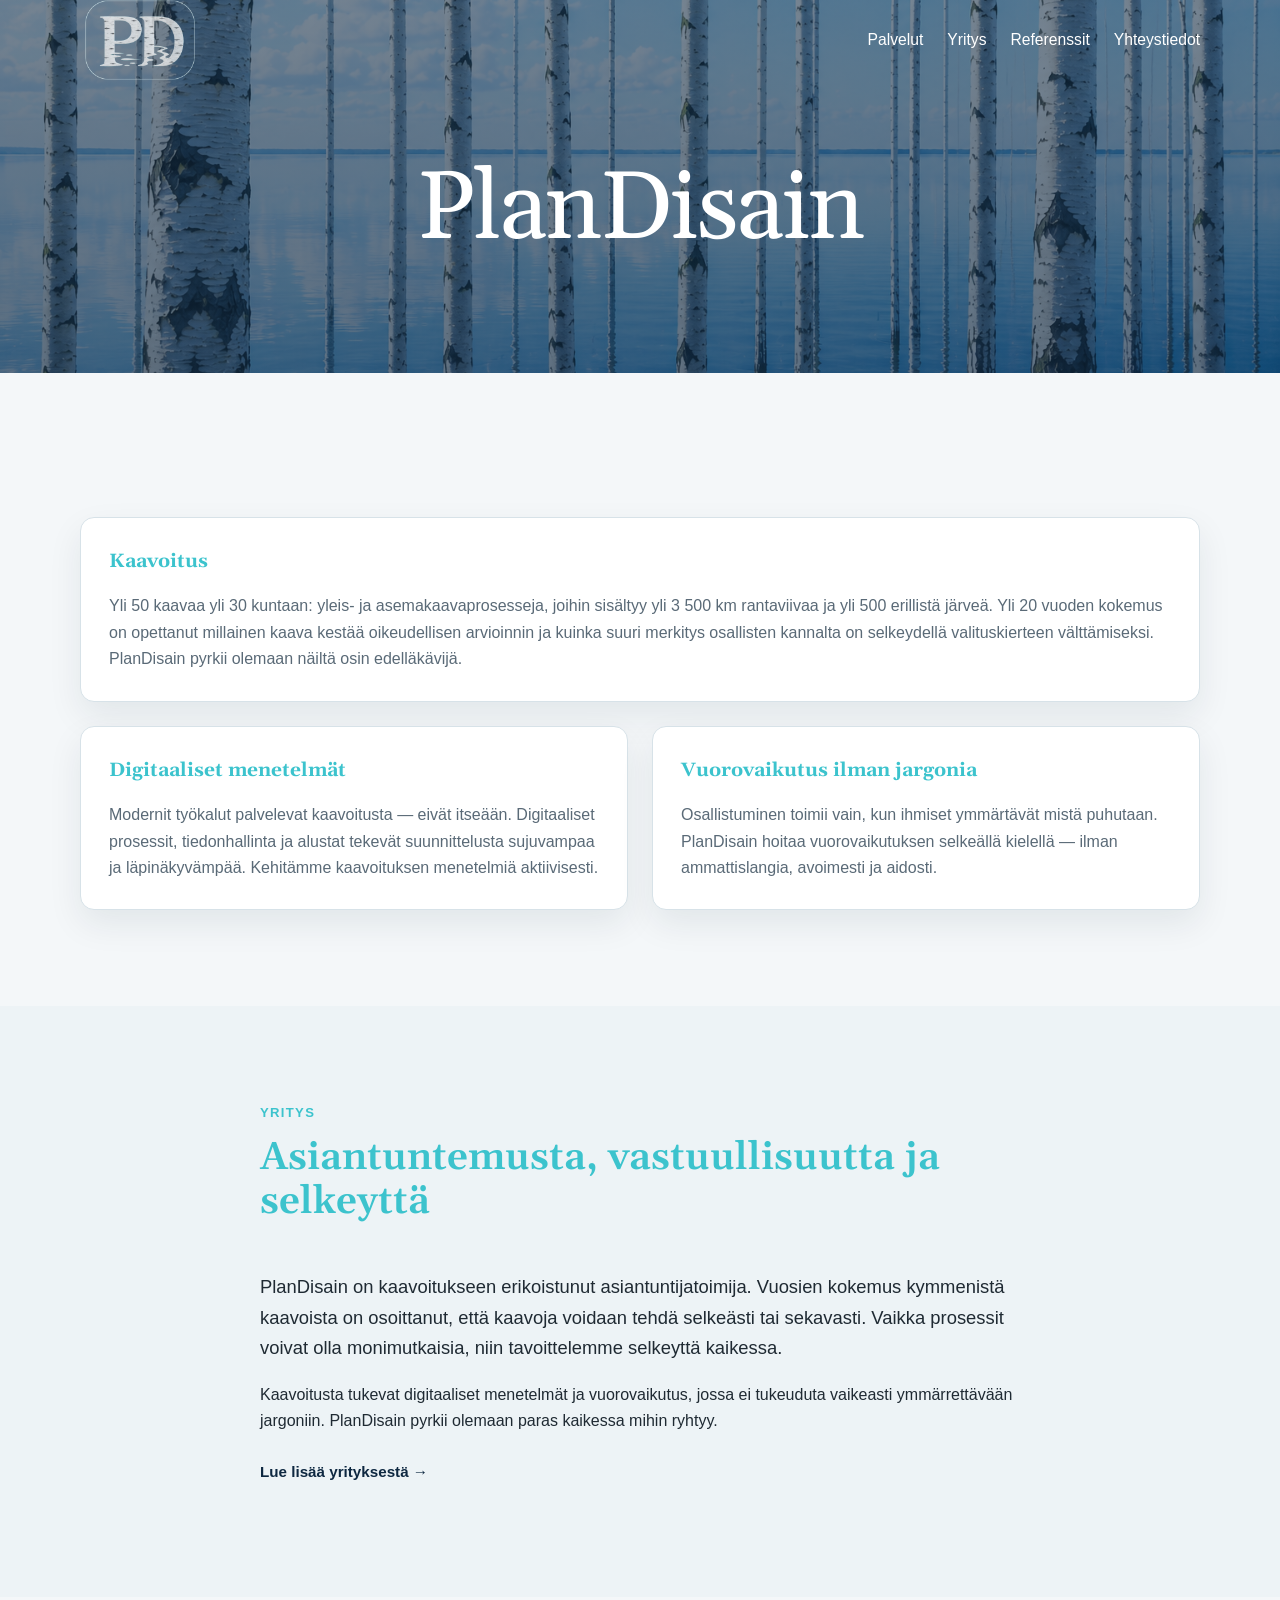
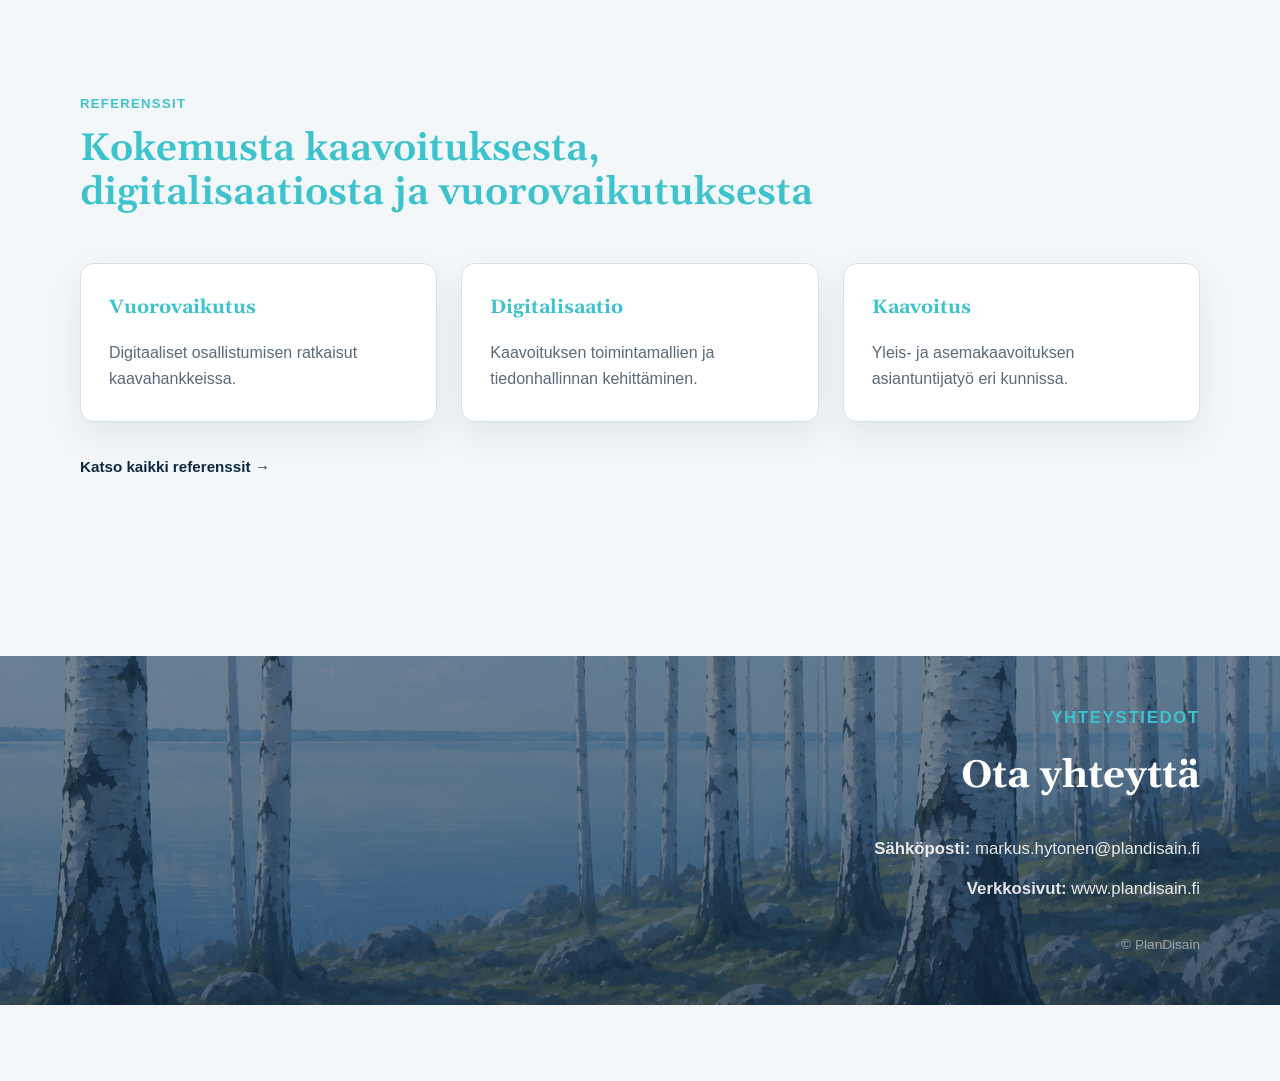
<file: index.html>
<!DOCTYPE html>
<html lang="fi">
<head>
  <meta charset="UTF-8" />
  <meta name="viewport" content="width=device-width, initial-scale=1.0" />
  <title>PlanDisain</title>
  <meta
    name="description"
    content="PlanDisain tarjoaa asiantuntevaa kaavoitusta, kehittämistä, digitalisaatiota ja vuorovaikutteisia ratkaisuja maankäytön suunnitteluun."
  />
  <link rel="preconnect" href="https://fonts.googleapis.com">
  <link rel="preconnect" href="https://fonts.gstatic.com" crossorigin>
  <link href="https://fonts.googleapis.com/css2?family=Josefin+Sans:wght@300;400&family=Gelasio:wght@400;600&display=swap" rel="stylesheet">
  <link rel="stylesheet" href="style.css" />
</head>
<body>
  <header class="site-header">
    <div class="container header-inner">
      <a href="#top" class="logo"><img id="site-logo" src="logo-pd-transparent.png" alt="PlanDisain"></a>

      <nav class="main-nav" aria-label="Päänavigaatio">
        <a href="#palvelut">Palvelut</a>
        <a href="yritys.html">Yritys</a>
        <a href="referenssit.html">Referenssit</a>
        <a href="yhteystiedot.html">Yhteystiedot</a>
      </nav>
      <button class="nav-toggle" aria-label="Avaa valikko" aria-expanded="false"><span></span><span></span><span></span></button>
    </div>
  </header>

  <main id="top">
    <section class="hero">
      <div class="container hero-content">
        <div class="hero-title-group">
          <h1>PlanDisain</h1>
        </div>
      </div>
    </section>

    <section class="section" id="palvelut">
      <div class="container">
        <div class="section-heading">


        </div>

        <div class="card-grid card-grid--primary-top">
          <article class="service-card service-card--primary">
            <h3>Kaavoitus</h3>
            <p>
              Yli 50 kaavaa yli 30 kuntaan: yleis- ja asemakaavaprosesseja, joihin
              sisältyy yli 3 500 km rantaviivaa ja yli 500 erillistä järveä. Yli 20
              vuoden kokemus on opettanut millainen kaava kestää oikeudellisen
              arvioinnin ja kuinka suuri merkitys osallisten kannalta on selkeydellä
              valituskierteen välttämiseksi. PlanDisain pyrkii olemaan näiltä osin
              edelläkävijä.
            </p>
          </article>

          <article class="service-card">
            <h3>Digitaaliset menetelmät</h3>
            <p>
              Modernit työkalut palvelevat kaavoitusta — eivät itseään. Digitaaliset
              prosessit, tiedonhallinta ja alustat tekevät suunnittelusta sujuvampaa
              ja läpinäkyvämpää. Kehitämme kaavoituksen menetelmiä aktiivisesti.
            </p>
          </article>

          <article class="service-card">
            <h3>Vuorovaikutus ilman jargonia</h3>
            <p>
              Osallistuminen toimii vain, kun ihmiset ymmärtävät mistä puhutaan.
              PlanDisain hoitaa vuorovaikutuksen selkeällä kielellä — ilman
              ammattislangia, avoimesti ja aidosti.
            </p>
          </article>
        </div>
      </div>
    </section>

    <section class="section section-alt" id="yritys">
      <div class="container narrow">
        <div class="section-heading">
          <p class="section-kicker">Yritys</p>
          <h2>Asiantuntemusta, vastuullisuutta ja selkeyttä</h2>
        </div>

        <p class="lead">
          PlanDisain on kaavoitukseen erikoistunut asiantuntijatoimija. Vuosien kokemus
          kymmenistä kaavoista on osoittanut, että kaavoja voidaan tehdä selkeästi tai
          sekavasti. Vaikka prosessit voivat olla monimutkaisia, niin tavoittelemme
          selkeyttä kaikessa.
        </p>

        <p>
          Kaavoitusta tukevat digitaaliset menetelmät ja vuorovaikutus, jossa ei tukeuduta
          vaikeasti ymmärrettävään jargoniin. PlanDisain pyrkii olemaan paras kaikessa
          mihin ryhtyy.
        </p>
        <p style="margin-top: 1.5rem;">
          <a class="button-text" href="yritys.html">Lue lisää yrityksestä →</a>
        </p>
      </div>
    </section>

    <section class="section" id="referenssit">
      <div class="container">
        <div class="section-heading">
          <p class="section-kicker">Referenssit</p>
          <h2>Kokemusta kaavoituksesta, digitalisaatiosta ja vuorovaikutuksesta</h2>
        </div>

        <div class="card-grid references-grid">
          <article class="reference-card">
            <h3>Vuorovaikutus</h3>
            <p>Digitaaliset osallistumisen ratkaisut kaavahankkeissa.</p>
          </article>

          <article class="reference-card">
            <h3>Digitalisaatio</h3>
            <p>Kaavoituksen toimintamallien ja tiedonhallinnan kehittäminen.</p>
          </article>

          <article class="reference-card">
            <h3>Kaavoitus</h3>
            <p>Yleis- ja asemakaavoituksen asiantuntijatyö eri kunnissa.</p>
          </article>
        </div>
        <p style="margin-top: 2rem;">
          <a class="button-text" href="referenssit.html">Katso kaikki referenssit →</a>
        </p>
      </div>
    </section>

  </main>

  <footer class="site-footer" id="yhteys">
    <div class="container footer-inner">
      <div class="footer-contact">
        <p class="footer-kicker">Yhteystiedot</p>
        <h2 class="footer-heading">Ota yhteyttä</h2>
        <p><strong>Sähköposti:</strong> markus.hytonen@plandisain.fi</p>
        <p><strong>Verkkosivut:</strong> www.plandisain.fi</p>
      </div>
      <p class="footer-copy">© PlanDisain</p>
    </div>
  </footer>
  <script>
    const header = document.querySelector('.site-header');
    const hero = document.querySelector('.hero');
    const navToggle = document.querySelector('.nav-toggle');
    const mainNav = document.querySelector('.main-nav');
    navToggle.addEventListener('click', () => {
      const isOpen = mainNav.classList.toggle('open');
      navToggle.classList.toggle('open', isOpen);
      navToggle.setAttribute('aria-expanded', isOpen);
    });
    document.addEventListener('click', (e) => {
      if (!e.target.closest('.site-header')) {
        mainNav.classList.remove('open');
        navToggle.classList.remove('open');
        navToggle.setAttribute('aria-expanded', false);
      }
    });
    window.addEventListener('scroll', () => {
      const heroBottom = hero.getBoundingClientRect().bottom;
      header.classList.toggle('scrolled', heroBottom <= header.offsetHeight);
    });
  </script>
</body>
</html>
</file>
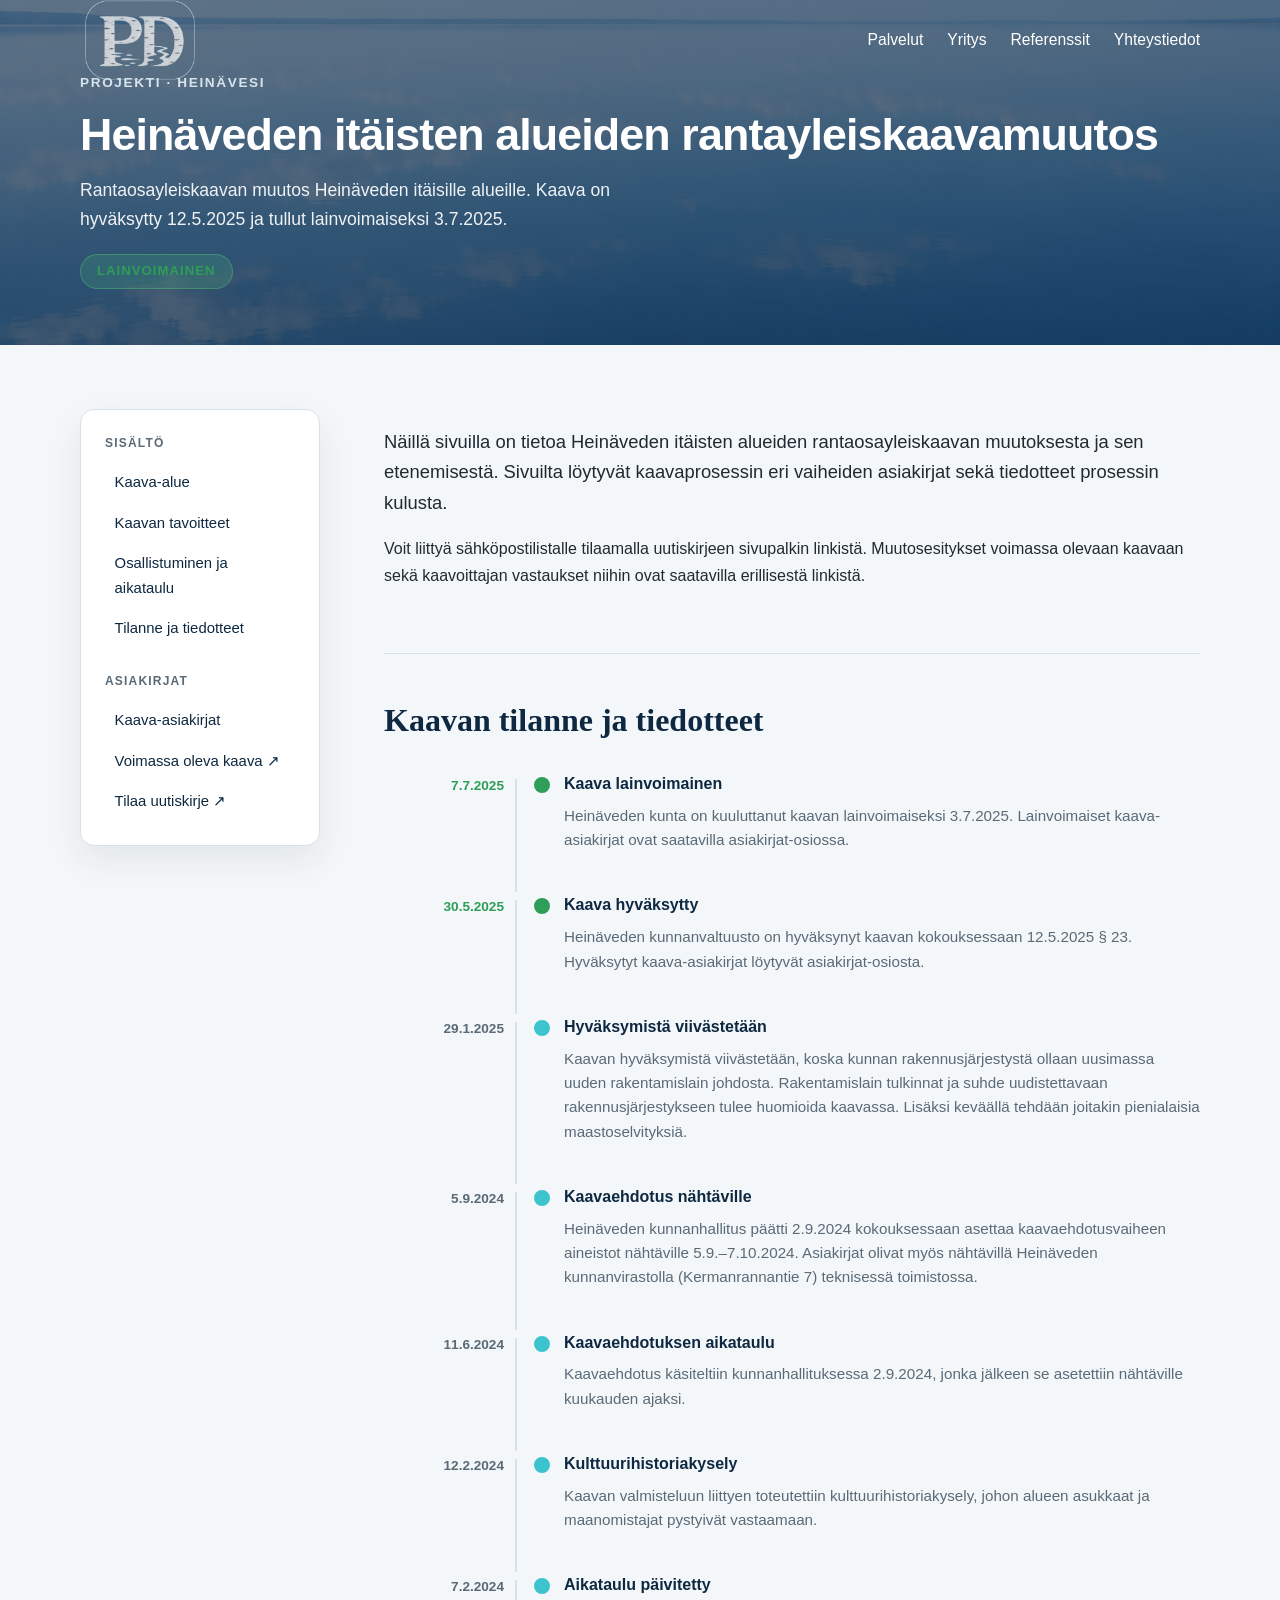
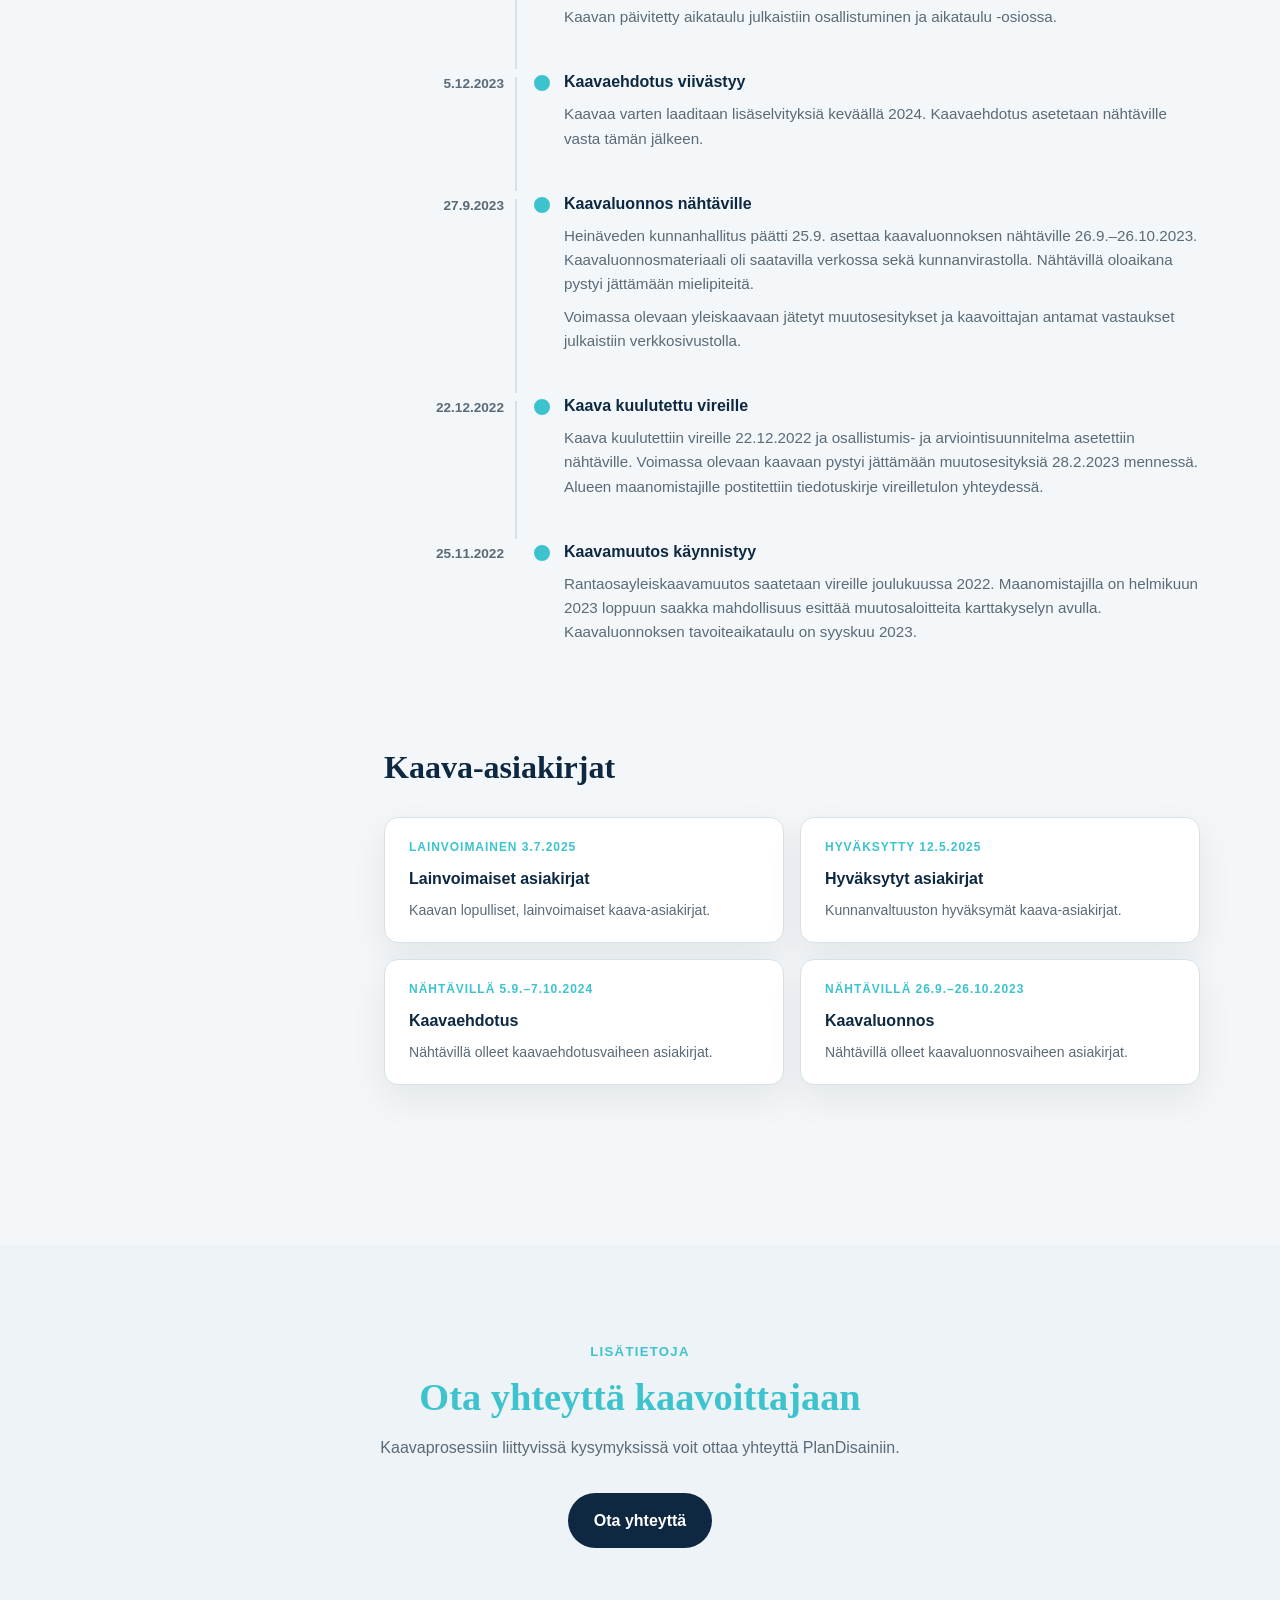
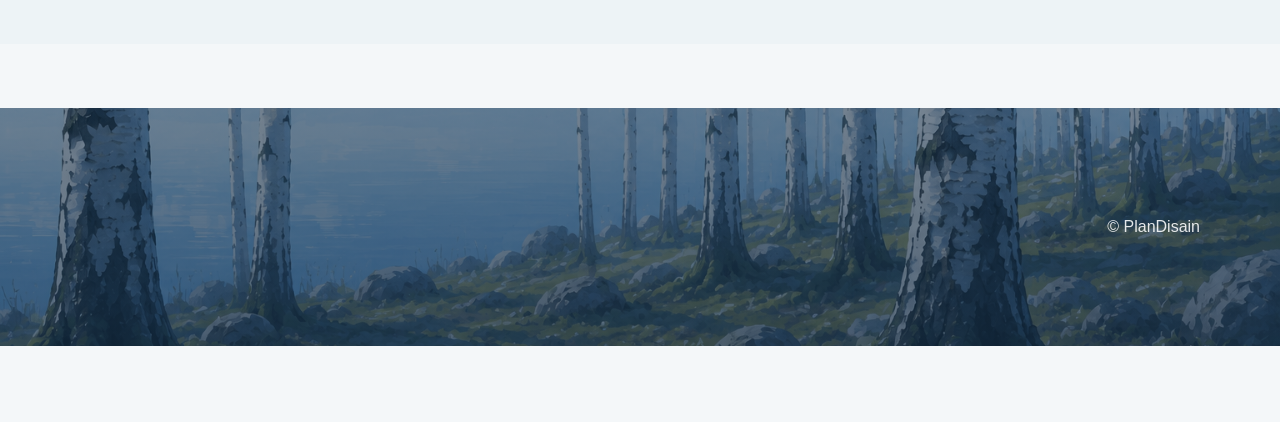
<file: heinitaryk.html>
<!DOCTYPE html>
<html lang="fi">
<head>
  <meta charset="UTF-8" />
  <meta name="viewport" content="width=device-width, initial-scale=1.0" />
  <title>Heinäveden itäisten alueiden rantayleiskaavamuutos – PlanDisain</title>
  <meta name="description" content="Tietoa Heinäveden itäisten alueiden rantaosayleiskaavan muutoksesta: kaava-alue, tavoitteet, asiakirjat ja prosessin eteneminen." />
  <link rel="stylesheet" href="style.css" />
</head>
<body>
  <header class="site-header">
    <div class="container header-inner">
      <a href="index.html" class="logo"><img id="site-logo" src="logo-pd-transparent.png" alt="PlanDisain"></a>
      <nav class="main-nav" aria-label="Päänavigaatio">
        <a href="index.html#palvelut">Palvelut</a>
        <a href="yritys.html">Yritys</a>
        <a href="referenssit.html">Referenssit</a>
        <a href="yhteystiedot.html">Yhteystiedot</a>
      </nav>
      <button class="nav-toggle" aria-label="Avaa valikko" aria-expanded="false"><span></span><span></span><span></span></button>
    </div>
  </header>

  <main>
    <section class="page-hero" style="background: linear-gradient(180deg, rgba(14, 40, 65, 0.60), rgba(14, 40, 65, 0.70)), url('hero-heinavesi.png') center 95% / cover no-repeat;">
      <div class="container">
        <p class="eyebrow">Projekti · Heinävesi</p>
        <h1>Heinäveden itäisten alueiden rantayleiskaavamuutos</h1>
        <p class="hero-text">
          Rantaosayleiskaavan muutos Heinäveden itäisille alueille.
          Kaava on hyväksytty 12.5.2025 ja tullut lainvoimaiseksi 3.7.2025.
        </p>
        <span class="status-badge status-lainvoimainen">Lainvoimainen</span>
      </div>
    </section>

    <section class="section project-section">
      <div class="container project-layout">

        <aside class="project-sidebar">
          <nav class="project-nav" aria-label="Projektin osiot">
            <p class="project-nav-label">Sisältö</p>
            <ul>
              <li><a href="#kaava-alue">Kaava-alue</a></li>
              <li><a href="#tavoitteet">Kaavan tavoitteet</a></li>
              <li><a href="#osallistuminen">Osallistuminen ja aikataulu</a></li>
              <li><a href="#tiedotteet">Tilanne ja tiedotteet</a></li>
            </ul>
            <p class="project-nav-label" style="margin-top: 1.5rem;">Asiakirjat</p>
            <ul>
              <li><a href="#asiakirjat">Kaava-asiakirjat</a></li>
              <li>
                <a href="https://heinavesi.fi/kartat-ja-paikkatieto" target="_blank" rel="noopener">
                  Voimassa oleva kaava ↗
                </a>
              </li>
              <li>
                <a href="https://kysely.plandisain.ubihub.io/heinavesi_ita_muutosesitykset/subscribe" target="_blank" rel="noopener">
                  Tilaa uutiskirje ↗
                </a>
              </li>
            </ul>
          </nav>
        </aside>

        <div class="project-content">

          <div class="project-intro">
            <p class="lead">
              Näillä sivuilla on tietoa Heinäveden itäisten alueiden rantaosayleiskaavan
              muutoksesta ja sen etenemisestä. Sivuilta löytyvät kaavaprosessin eri
              vaiheiden asiakirjat sekä tiedotteet prosessin kulusta.
            </p>
            <p>
              Voit liittyä sähköpostilistalle tilaamalla uutiskirjeen sivupalkin
              linkistä. Muutosesitykset voimassa olevaan kaavaan sekä kaavoittajan
              vastaukset niihin ovat saatavilla erillisestä linkistä.
            </p>
          </div>

          <div id="tiedotteet" class="project-block">
            <h2>Kaavan tilanne ja tiedotteet</h2>

            <ol class="timeline" reversed>

              <li class="timeline-item timeline-item--done">
                <div class="timeline-date">7.7.2025</div>
                <div class="timeline-body">
                  <h3>Kaava lainvoimainen</h3>
                  <p>
                    Heinäveden kunta on kuuluttanut kaavan lainvoimaiseksi 3.7.2025.
                    Lainvoimaiset kaava-asiakirjat ovat saatavilla asiakirjat-osiossa.
                  </p>
                </div>
              </li>

              <li class="timeline-item timeline-item--done">
                <div class="timeline-date">30.5.2025</div>
                <div class="timeline-body">
                  <h3>Kaava hyväksytty</h3>
                  <p>
                    Heinäveden kunnanvaltuusto on hyväksynyt kaavan kokouksessaan
                    12.5.2025 § 23. Hyväksytyt kaava-asiakirjat löytyvät asiakirjat-osiosta.
                  </p>
                </div>
              </li>

              <li class="timeline-item">
                <div class="timeline-date">29.1.2025</div>
                <div class="timeline-body">
                  <h3>Hyväksymistä viivästetään</h3>
                  <p>
                    Kaavan hyväksymistä viivästetään, koska kunnan rakennusjärjestystä
                    ollaan uusimassa uuden rakentamislain johdosta. Rakentamislain
                    tulkinnat ja suhde uudistettavaan rakennusjärjestykseen tulee huomioida
                    kaavassa. Lisäksi keväällä tehdään joitakin pienialaisia maastoselvityksiä.
                  </p>
                </div>
              </li>

              <li class="timeline-item">
                <div class="timeline-date">5.9.2024</div>
                <div class="timeline-body">
                  <h3>Kaavaehdotus nähtäville</h3>
                  <p>
                    Heinäveden kunnanhallitus päätti 2.9.2024 kokouksessaan asettaa
                    kaavaehdotusvaiheen aineistot nähtäville 5.9.–7.10.2024.
                    Asiakirjat olivat myös nähtävillä Heinäveden kunnanvirastolla
                    (Kermanrannantie 7) teknisessä toimistossa.
                  </p>
                </div>
              </li>

              <li class="timeline-item">
                <div class="timeline-date">11.6.2024</div>
                <div class="timeline-body">
                  <h3>Kaavaehdotuksen aikataulu</h3>
                  <p>
                    Kaavaehdotus käsiteltiin kunnanhallituksessa 2.9.2024,
                    jonka jälkeen se asetettiin nähtäville kuukauden ajaksi.
                  </p>
                </div>
              </li>

              <li class="timeline-item">
                <div class="timeline-date">12.2.2024</div>
                <div class="timeline-body">
                  <h3>Kulttuurihistoriakysely</h3>
                  <p>
                    Kaavan valmisteluun liittyen toteutettiin kulttuurihistoriakysely,
                    johon alueen asukkaat ja maanomistajat pystyivät vastaamaan.
                  </p>
                </div>
              </li>

              <li class="timeline-item">
                <div class="timeline-date">7.2.2024</div>
                <div class="timeline-body">
                  <h3>Aikataulu päivitetty</h3>
                  <p>
                    Kaavan päivitetty aikataulu julkaistiin osallistuminen ja
                    aikataulu -osiossa.
                  </p>
                </div>
              </li>

              <li class="timeline-item">
                <div class="timeline-date">5.12.2023</div>
                <div class="timeline-body">
                  <h3>Kaavaehdotus viivästyy</h3>
                  <p>
                    Kaavaa varten laaditaan lisäselvityksiä keväällä 2024.
                    Kaavaehdotus asetetaan nähtäville vasta tämän jälkeen.
                  </p>
                </div>
              </li>

              <li class="timeline-item">
                <div class="timeline-date">27.9.2023</div>
                <div class="timeline-body">
                  <h3>Kaavaluonnos nähtäville</h3>
                  <p>
                    Heinäveden kunnanhallitus päätti 25.9. asettaa kaavaluonnoksen
                    nähtäville 26.9.–26.10.2023. Kaavaluonnosmateriaali oli saatavilla
                    verkossa sekä kunnanvirastolla. Nähtävillä oloaikana pystyi
                    jättämään mielipiteitä.
                  </p>
                  <p>
                    Voimassa olevaan yleiskaavaan jätetyt muutosesitykset ja
                    kaavoittajan antamat vastaukset julkaistiin verkkosivustolla.
                  </p>
                </div>
              </li>

              <li class="timeline-item">
                <div class="timeline-date">22.12.2022</div>
                <div class="timeline-body">
                  <h3>Kaava kuulutettu vireille</h3>
                  <p>
                    Kaava kuulutettiin vireille 22.12.2022 ja osallistumis- ja
                    arviointisuunnitelma asetettiin nähtäville. Voimassa olevaan
                    kaavaan pystyi jättämään muutosesityksiä 28.2.2023 mennessä.
                    Alueen maanomistajille postitettiin tiedotuskirje vireilletulon yhteydessä.
                  </p>
                </div>
              </li>

              <li class="timeline-item">
                <div class="timeline-date">25.11.2022</div>
                <div class="timeline-body">
                  <h3>Kaavamuutos käynnistyy</h3>
                  <p>
                    Rantaosayleiskaavamuutos saatetaan vireille joulukuussa 2022.
                    Maanomistajilla on helmikuun 2023 loppuun saakka mahdollisuus
                    esittää muutosaloitteita karttakyselyn avulla.
                    Kaavaluonnoksen tavoiteaikataulu on syyskuu 2023.
                  </p>
                </div>
              </li>

            </ol>
          </div>

          <div id="asiakirjat" class="project-block">
            <h2>Kaava-asiakirjat</h2>
            <div class="doc-grid">
              <a class="doc-card" href="#" aria-label="Lainvoimaiset asiakirjat">
                <div class="doc-card-label">Lainvoimainen 3.7.2025</div>
                <h3>Lainvoimaiset asiakirjat</h3>
                <p>Kaavan lopulliset, lainvoimaiset kaava-asiakirjat.</p>
              </a>
              <a class="doc-card" href="#" aria-label="Hyväksytyt asiakirjat">
                <div class="doc-card-label">Hyväksytty 12.5.2025</div>
                <h3>Hyväksytyt asiakirjat</h3>
                <p>Kunnanvaltuuston hyväksymät kaava-asiakirjat.</p>
              </a>
              <a class="doc-card" href="#" aria-label="Kaavaehdotuksen asiakirjat">
                <div class="doc-card-label">Nähtävillä 5.9.–7.10.2024</div>
                <h3>Kaavaehdotus</h3>
                <p>Nähtävillä olleet kaavaehdotusvaiheen asiakirjat.</p>
              </a>
              <a class="doc-card" href="#" aria-label="Kaavaluonnoksen asiakirjat">
                <div class="doc-card-label">Nähtävillä 26.9.–26.10.2023</div>
                <h3>Kaavaluonnos</h3>
                <p>Nähtävillä olleet kaavaluonnosvaiheen asiakirjat.</p>
              </a>
            </div>
          </div>

        </div>
      </div>
    </section>

    <section class="section section-alt">
      <div class="container narrow" style="text-align: center;">
        <p class="section-kicker">Lisätietoja</p>
        <h2>Ota yhteyttä kaavoittajaan</h2>
        <p style="color: var(--color-text-soft); margin-bottom: var(--space-5);">
          Kaavaprosessiin liittyvissä kysymyksissä voit ottaa yhteyttä PlanDisainiin.
        </p>
        <a class="button-secondary" href="yhteystiedot.html">Ota yhteyttä</a>
      </div>
    </section>
  </main>

  <footer class="site-footer">
    <div class="container footer-inner">
      <p>© PlanDisain</p>
    </div>
  </footer>
  <script>
    const header = document.querySelector('.site-header');
    const hero = document.querySelector('.page-hero');
    const navToggle = document.querySelector('.nav-toggle');
    const mainNav = document.querySelector('.main-nav');
    navToggle.addEventListener('click', () => {
      const isOpen = mainNav.classList.toggle('open');
      navToggle.classList.toggle('open', isOpen);
      navToggle.setAttribute('aria-expanded', isOpen);
    });
    document.addEventListener('click', (e) => {
      if (!e.target.closest('.site-header')) {
        mainNav.classList.remove('open');
        navToggle.classList.remove('open');
        navToggle.setAttribute('aria-expanded', false);
      }
    });
    window.addEventListener('scroll', () => {
      const heroBottom = hero.getBoundingClientRect().bottom;
      const overWhite = heroBottom <= header.offsetHeight;
      header.classList.toggle('scrolled', overWhite);
    });
  </script>
</body>
</html>
</file>
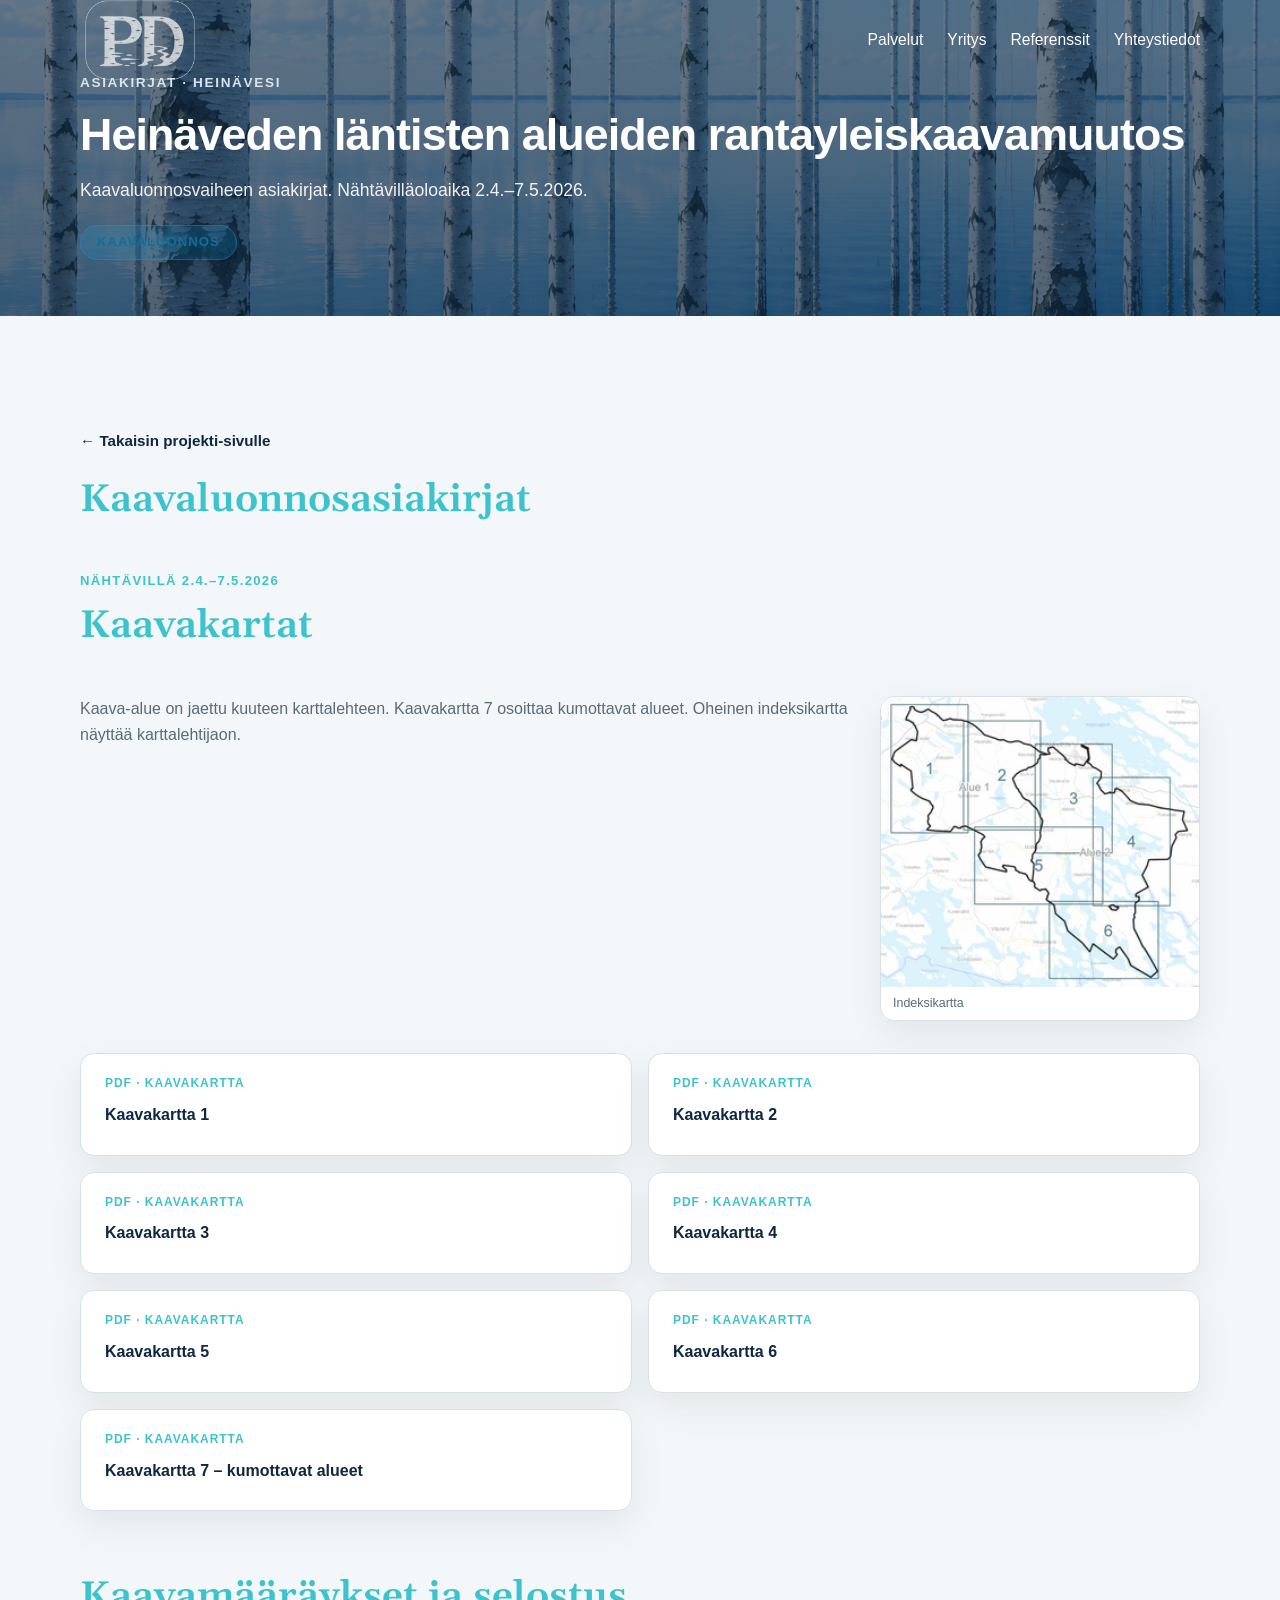
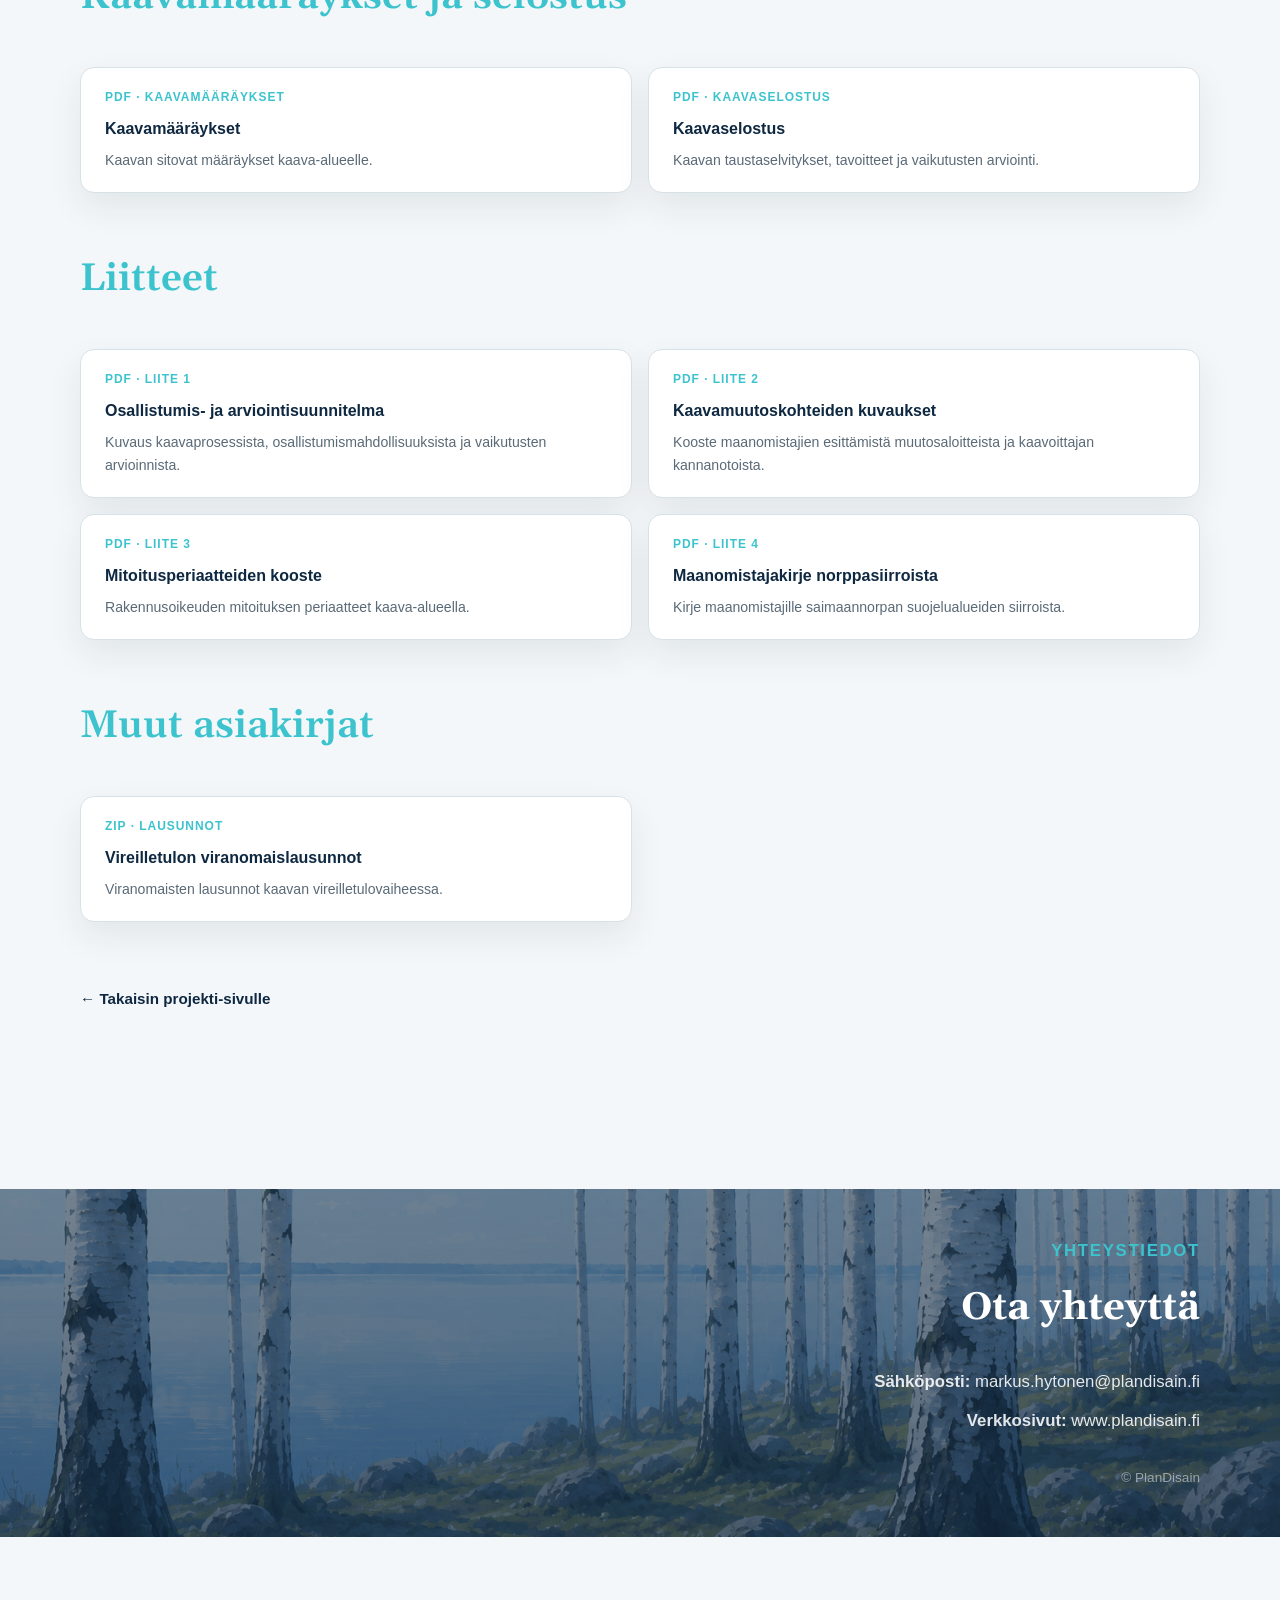
<file: heinlansi-asiakirjat.html>
<!DOCTYPE html>
<html lang="fi">
<head>
  <meta charset="UTF-8" />
  <meta name="viewport" content="width=device-width, initial-scale=1.0" />
  <title>Kaava-asiakirjat – Heinäveden läntisten alueiden rantayleiskaavamuutos – PlanDisain</title>
  <meta name="description" content="Heinäveden läntisten alueiden rantayleiskaavamuutoksen kaavaluonnosvaiheen asiakirjat." />
  <link rel="preconnect" href="https://fonts.googleapis.com">
  <link rel="preconnect" href="https://fonts.gstatic.com" crossorigin>
  <link href="https://fonts.googleapis.com/css2?family=Josefin+Sans:wght@300;400&family=Gelasio:wght@400;600&display=swap" rel="stylesheet">
  <link rel="stylesheet" href="style.css" />
</head>
<body>
  <header class="site-header">
    <div class="container header-inner">
      <a href="index.html" class="logo"><img id="site-logo" src="logo-pd-transparent.png" alt="PlanDisain"></a>
      <nav class="main-nav" aria-label="Päänavigaatio">
        <a href="index.html#palvelut">Palvelut</a>
        <a href="yritys.html">Yritys</a>
        <a href="referenssit.html">Referenssit</a>
        <a href="yhteystiedot.html">Yhteystiedot</a>
      </nav>
      <button class="nav-toggle" aria-label="Avaa valikko" aria-expanded="false"><span></span><span></span><span></span></button>
    </div>
  </header>

  <main>
    <section class="page-hero">
      <div class="container">
        <p class="eyebrow">Asiakirjat · Heinävesi</p>
        <h1>Heinäveden läntisten alueiden rantayleiskaavamuutos</h1>
        <p class="hero-text">
          Kaavaluonnosvaiheen asiakirjat. Nähtävilläoloaika 2.4.–7.5.2026.
        </p>
        <span class="status-badge" style="background:rgba(15,158,213,0.18);color:#0e6fa0;border:1px solid rgba(15,158,213,0.4);">Kaavaluonnos</span>
      </div>
    </section>

    <section class="section">
      <div class="container">

        <p style="margin-bottom: var(--space-4);">
          <a class="button-text" href="heinlansi.html">← Takaisin projekti-sivulle</a>
        </p>

        <div class="section-heading">
          <h2>Kaavaluonnosasiakirjat</h2>
        </div>

        <div class="section-heading">
          <p class="section-kicker">Nähtävillä 2.4.–7.5.2026</p>
          <h2>Kaavakartat</h2>
        </div>

        <div style="display: flex; align-items: flex-start; gap: var(--space-5); margin-bottom: var(--space-5);">
          <p style="color: var(--color-text-soft); margin: 0; flex: 1;">
            Kaava-alue on jaettu kuuteen karttalehteen. Kaavakartta 7 osoittaa kumottavat alueet.
            Oheinen indeksikartta näyttää karttalehtijaon.
          </p>
          <figure style="margin: 0; flex-shrink: 0; width: 320px; background: var(--color-surface); border: 1px solid var(--color-border); border-radius: var(--radius); overflow: hidden; box-shadow: var(--shadow-soft);">
            <img
              src="heinlansi-indeksikartta.png"
              alt="Indeksikartta kaava-alueiden sijainnista"
              style="width: 100%; display: block;"
            >
            <figcaption style="padding: 0.4rem 0.75rem; font-size: 0.78rem; color: var(--color-text-soft);">
              Indeksikartta
            </figcaption>
          </figure>
        </div>

        <div class="doc-grid">
          <a class="doc-card" href="https://uploads.plandisain.fi/uploads/1/3/5/3/135365997/hein_lans_kaavakartta_1_2026-03-25.pdf" target="_blank" rel="noopener">
            <div class="doc-card-label">PDF · Kaavakartta</div>
            <h3>Kaavakartta 1</h3>
          </a>
          <a class="doc-card" href="https://uploads.plandisain.fi/uploads/1/3/5/3/135365997/hein_lans_kaavakartta_2_2026-03-25.pdf" target="_blank" rel="noopener">
            <div class="doc-card-label">PDF · Kaavakartta</div>
            <h3>Kaavakartta 2</h3>
          </a>
          <a class="doc-card" href="https://uploads.plandisain.fi/uploads/1/3/5/3/135365997/hein_lans_kaavakartta_3_2026-03-25.pdf" target="_blank" rel="noopener">
            <div class="doc-card-label">PDF · Kaavakartta</div>
            <h3>Kaavakartta 3</h3>
          </a>
          <a class="doc-card" href="https://uploads.plandisain.fi/uploads/1/3/5/3/135365997/hein_lans_kaavakartta_4_2026-03-25.pdf" target="_blank" rel="noopener">
            <div class="doc-card-label">PDF · Kaavakartta</div>
            <h3>Kaavakartta 4</h3>
          </a>
          <a class="doc-card" href="https://uploads.plandisain.fi/uploads/1/3/5/3/135365997/hein_lans_kaavakartta_5_2026-03-25.pdf" target="_blank" rel="noopener">
            <div class="doc-card-label">PDF · Kaavakartta</div>
            <h3>Kaavakartta 5</h3>
          </a>
          <a class="doc-card" href="https://uploads.plandisain.fi/uploads/1/3/5/3/135365997/hein_lans_kaavakartta_6_2026-03-25.pdf" target="_blank" rel="noopener">
            <div class="doc-card-label">PDF · Kaavakartta</div>
            <h3>Kaavakartta 6</h3>
          </a>
          <a class="doc-card" href="https://uploads.plandisain.fi/uploads/1/3/5/3/135365997/hein_lans_kaavakartta_7_2026-03-25_kumottavat.pdf" target="_blank" rel="noopener">
            <div class="doc-card-label">PDF · Kaavakartta</div>
            <h3>Kaavakartta 7 – kumottavat alueet</h3>
          </a>
        </div>

        <div class="section-heading" style="margin-top: var(--space-7);">
          <h2>Kaavamääräykset ja selostus</h2>
        </div>

        <div class="doc-grid">
          <a class="doc-card" href="https://uploads.plandisain.fi/uploads/1/3/5/3/135365997/hein_lans_maaraykset_2026-03-25.pdf" target="_blank" rel="noopener">
            <div class="doc-card-label">PDF · Kaavamääräykset</div>
            <h3>Kaavamääräykset</h3>
            <p>Kaavan sitovat määräykset kaava-alueelle.</p>
          </a>
          <a class="doc-card" href="https://uploads.plandisain.fi/uploads/1/3/5/3/135365997/hein_lans_selostus__2026-03-25.pdf" target="_blank" rel="noopener">
            <div class="doc-card-label">PDF · Kaavaselostus</div>
            <h3>Kaavaselostus</h3>
            <p>Kaavan taustaselvitykset, tavoitteet ja vaikutusten arviointi.</p>
          </a>
        </div>

        <div class="section-heading" style="margin-top: var(--space-7);">
          <h2>Liitteet</h2>
        </div>

        <div class="doc-grid">
          <a class="doc-card" href="https://uploads.plandisain.fi/uploads/1/3/5/3/135365997/liite_1_hein_lans_royk_oas_2026-03-25.pdf" target="_blank" rel="noopener">
            <div class="doc-card-label">PDF · Liite 1</div>
            <h3>Osallistumis- ja arviointisuunnitelma</h3>
            <p>Kuvaus kaavaprosessista, osallistumismahdollisuuksista ja vaikutusten arvioinnista.</p>
          </a>
          <a class="doc-card" href="https://uploads.plandisain.fi/uploads/1/3/5/3/135365997/liite_2_hein_lans_royk_muutoskohteet_2026-03-25.pdf" target="_blank" rel="noopener">
            <div class="doc-card-label">PDF · Liite 2</div>
            <h3>Kaavamuutoskohteiden kuvaukset</h3>
            <p>Kooste maanomistajien esittämistä muutosaloitteista ja kaavoittajan kannanotoista.</p>
          </a>
          <a class="doc-card" href="https://uploads.plandisain.fi/uploads/1/3/5/3/135365997/liite_3_hein_lans_royk_mitoitus_2026-03-25.pdf" target="_blank" rel="noopener">
            <div class="doc-card-label">PDF · Liite 3</div>
            <h3>Mitoitusperiaatteiden kooste</h3>
            <p>Rakennusoikeuden mitoituksen periaatteet kaava-alueella.</p>
          </a>
          <a class="doc-card" href="https://uploads.plandisain.fi/uploads/1/3/5/3/135365997/liite_4_kirje_norppasiirto.pdf" target="_blank" rel="noopener">
            <div class="doc-card-label">PDF · Liite 4</div>
            <h3>Maanomistajakirje norppasiirroista</h3>
            <p>Kirje maanomistajille saimaannorpan suojelualueiden siirroista.</p>
          </a>
        </div>

        <div class="section-heading" style="margin-top: var(--space-7);">
          <h2>Muut asiakirjat</h2>
        </div>

        <div class="doc-grid">
          <a class="doc-card" href="https://uploads.plandisain.fi/uploads/1/3/5/3/135365997/heinlansi_vireilletulon_lausunnot.zip" target="_blank" rel="noopener">
            <div class="doc-card-label">ZIP · Lausunnot</div>
            <h3>Vireilletulon viranomaislausunnot</h3>
            <p>Viranomaisten lausunnot kaavan vireilletulovaiheessa.</p>
          </a>
        </div>

        <p style="margin-top: var(--space-7);">
          <a class="button-text" href="heinlansi.html">← Takaisin projekti-sivulle</a>
        </p>

      </div>
    </section>
  </main>

  <footer class="site-footer">
    <div class="container footer-inner">
      <div class="footer-contact">
        <p class="footer-kicker">Yhteystiedot</p>
        <h2 class="footer-heading">Ota yhteyttä</h2>
        <p><strong>Sähköposti:</strong> markus.hytonen@plandisain.fi</p>
        <p><strong>Verkkosivut:</strong> www.plandisain.fi</p>
      </div>
      <p class="footer-copy">© PlanDisain</p>
    </div>
  </footer>

  <script>
    const header = document.querySelector('.site-header');
    const hero = document.querySelector('.page-hero');
    const navToggle = document.querySelector('.nav-toggle');
    const mainNav = document.querySelector('.main-nav');
    navToggle.addEventListener('click', () => {
      const isOpen = mainNav.classList.toggle('open');
      navToggle.classList.toggle('open', isOpen);
      navToggle.setAttribute('aria-expanded', isOpen);
    });
    document.addEventListener('click', (e) => {
      if (!e.target.closest('.site-header')) {
        mainNav.classList.remove('open');
        navToggle.classList.remove('open');
        navToggle.setAttribute('aria-expanded', false);
      }
    });
    window.addEventListener('scroll', () => {
      const heroBottom = hero.getBoundingClientRect().bottom;
      const overWhite = heroBottom <= header.offsetHeight;
      header.classList.toggle('scrolled', overWhite);
    });
  </script>
</body>
</html>
</file>
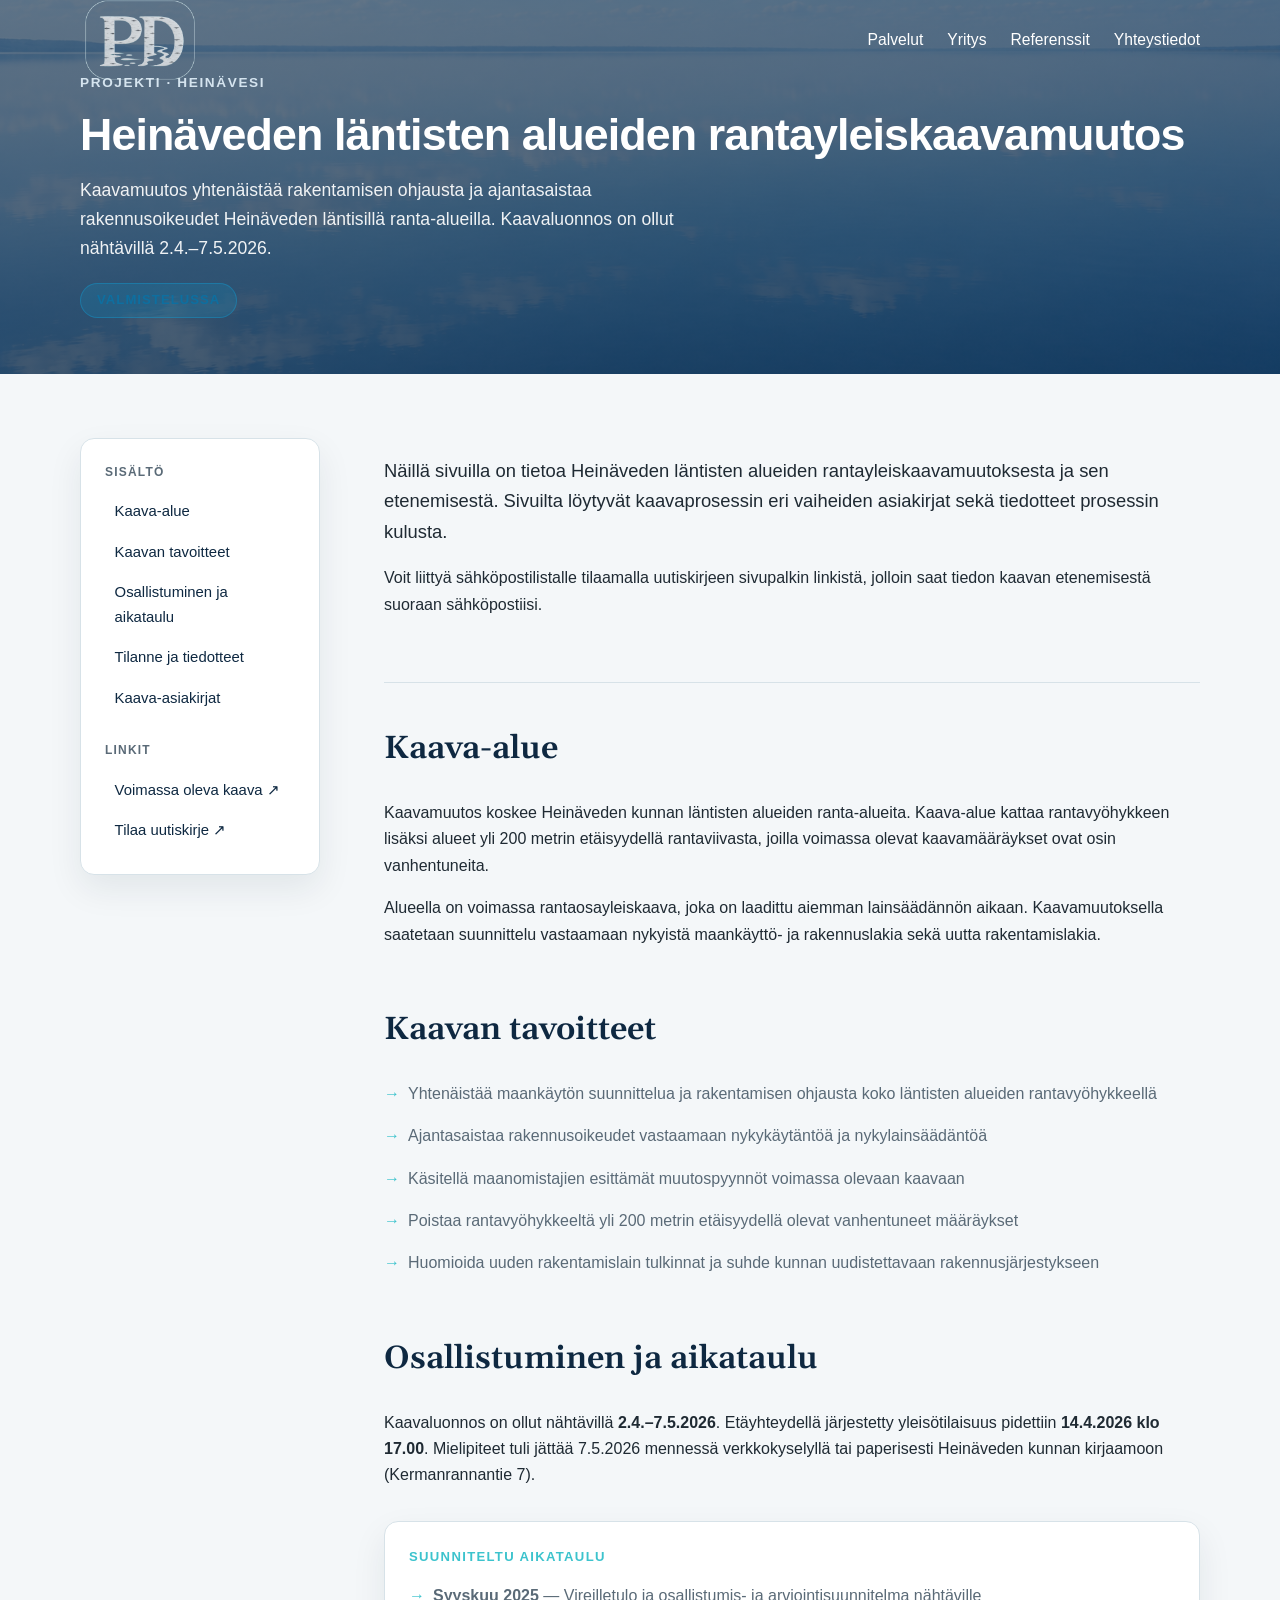
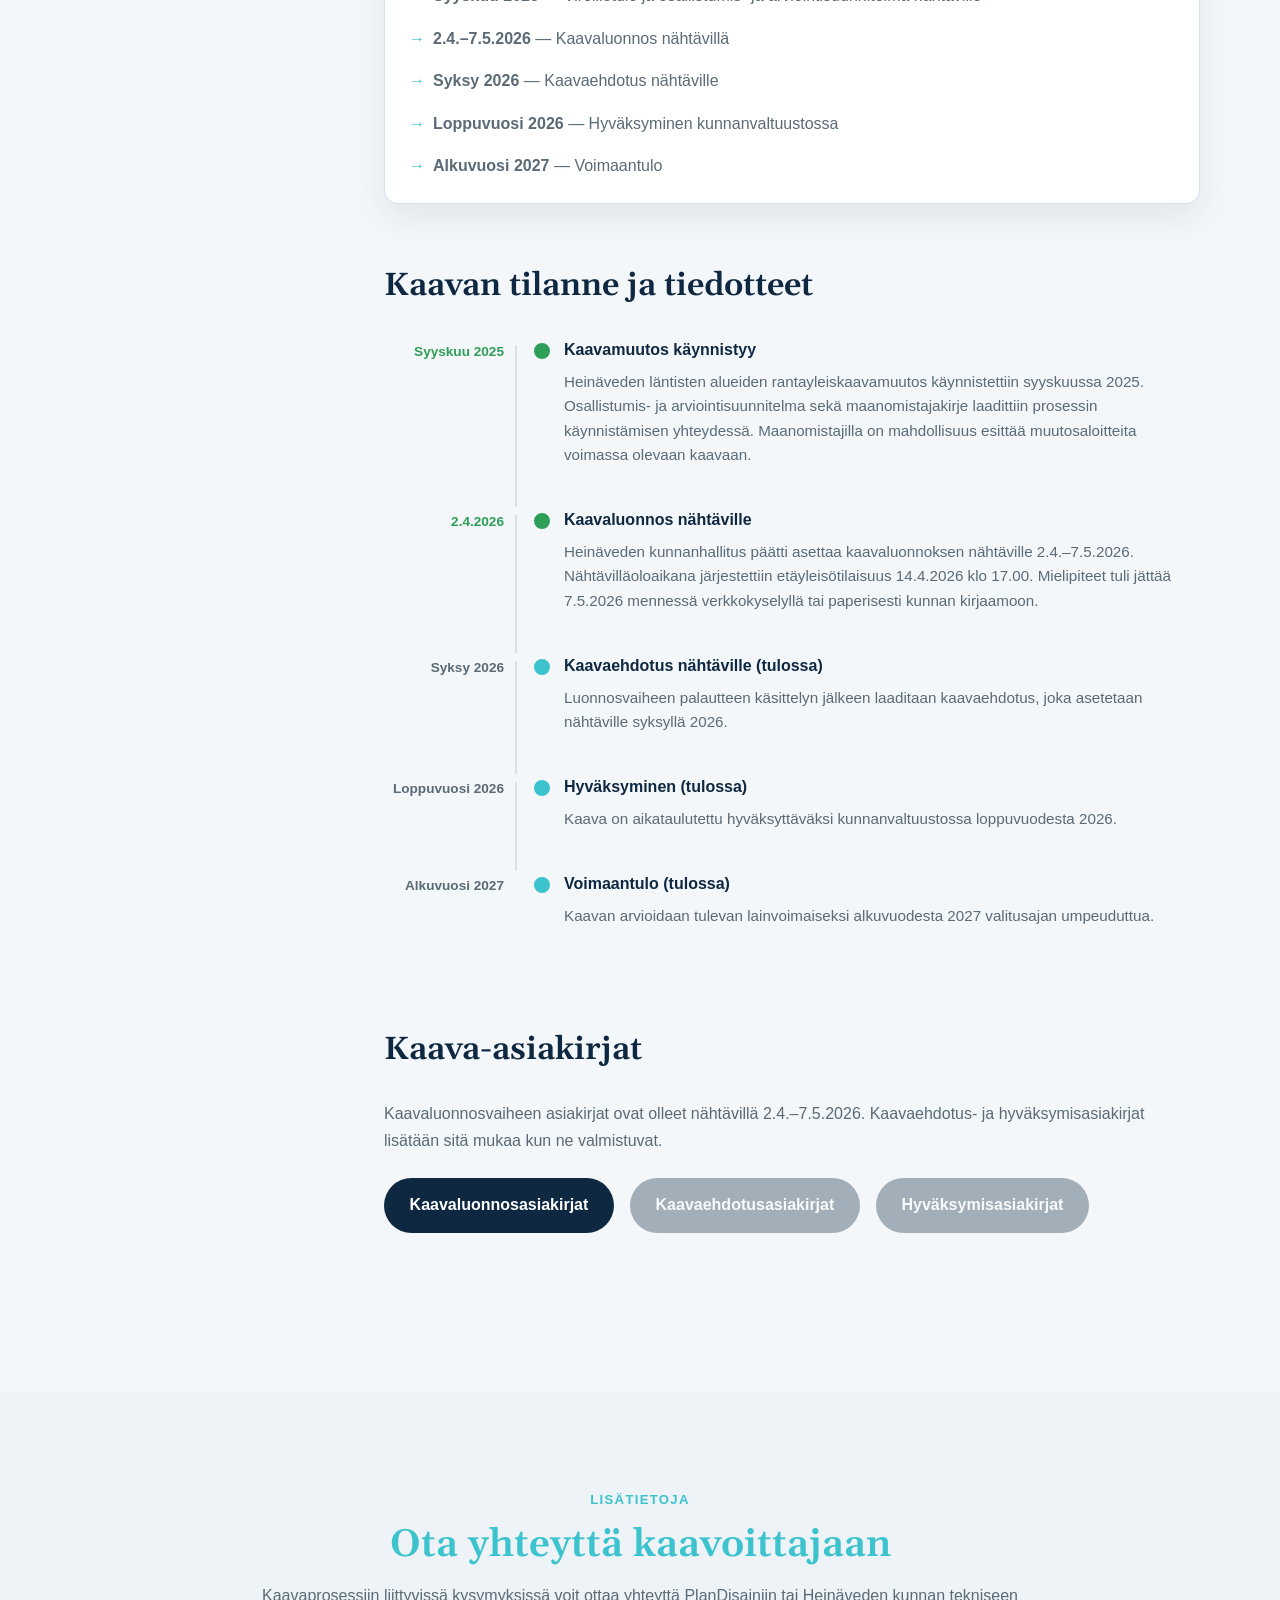
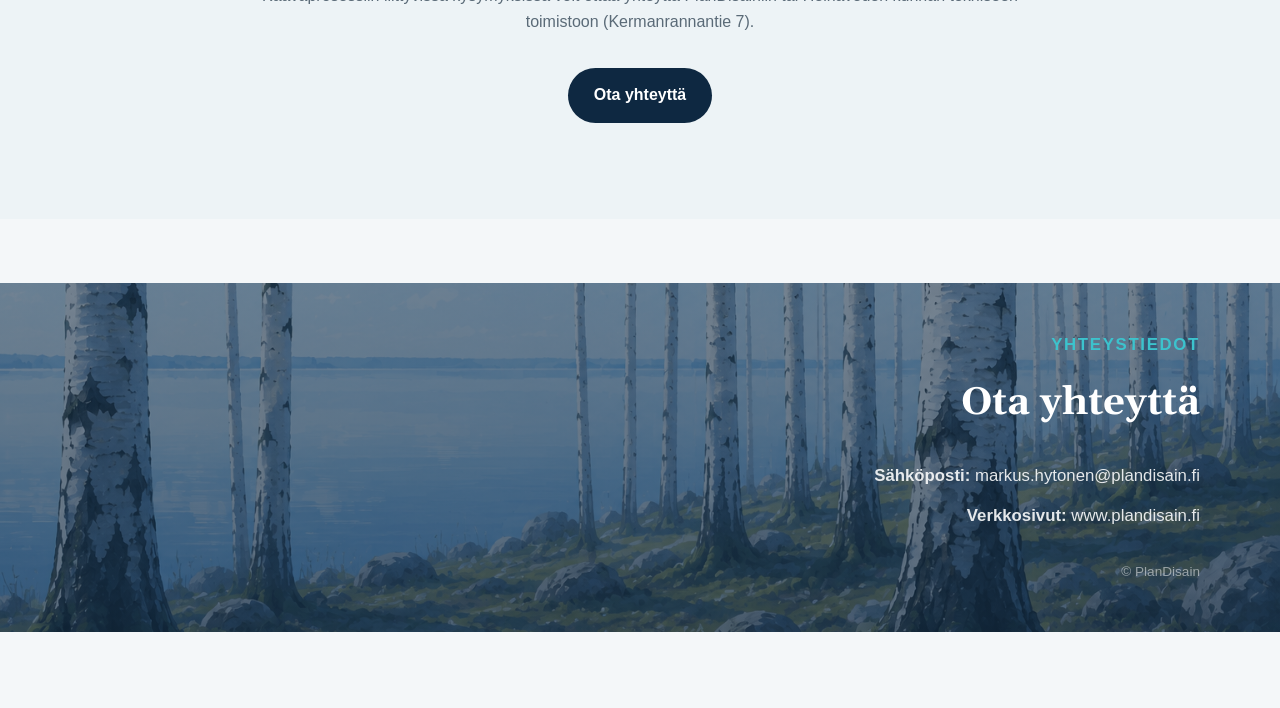
<file: heinlansi.html>
<!DOCTYPE html>
<html lang="fi">
<head>
  <meta charset="UTF-8" />
  <meta name="viewport" content="width=device-width, initial-scale=1.0" />
  <title>Heinäveden läntisten alueiden rantayleiskaavamuutos – PlanDisain</title>
  <meta name="description" content="Tietoa Heinäveden läntisten alueiden rantayleiskaavamuutoksesta: kaava-alue, tavoitteet, asiakirjat ja prosessin eteneminen." />
  <link rel="preconnect" href="https://fonts.googleapis.com">
  <link rel="preconnect" href="https://fonts.gstatic.com" crossorigin>
  <link href="https://fonts.googleapis.com/css2?family=Josefin+Sans:wght@300;400&family=Gelasio:wght@400;600&display=swap" rel="stylesheet">
  <link rel="stylesheet" href="style.css" />
</head>
<body>
  <header class="site-header">
    <div class="container header-inner">
      <a href="index.html" class="logo"><img id="site-logo" src="logo-pd-transparent.png" alt="PlanDisain"></a>
      <nav class="main-nav" aria-label="Päänavigaatio">
        <a href="index.html#palvelut">Palvelut</a>
        <a href="yritys.html">Yritys</a>
        <a href="referenssit.html">Referenssit</a>
        <a href="yhteystiedot.html">Yhteystiedot</a>
      </nav>
      <button class="nav-toggle" aria-label="Avaa valikko" aria-expanded="false"><span></span><span></span><span></span></button>
    </div>
  </header>

  <main>
    <section class="page-hero" style="background: linear-gradient(180deg, rgba(14, 40, 65, 0.60), rgba(14, 40, 65, 0.70)), url('hero-heinavesi.png') center 95% / cover no-repeat;">
      <div class="container">
        <p class="eyebrow">Projekti · Heinävesi</p>
        <h1>Heinäveden läntisten alueiden rantayleiskaavamuutos</h1>
        <p class="hero-text">
          Kaavamuutos yhtenäistää rakentamisen ohjausta ja ajantasaistaa
          rakennusoikeudet Heinäveden läntisillä ranta-alueilla.
          Kaavaluonnos on ollut nähtävillä 2.4.–7.5.2026.
        </p>
        <span class="status-badge" style="background:rgba(15,158,213,0.18);color:#0e6fa0;border:1px solid rgba(15,158,213,0.4);">Valmistelussa</span>
      </div>
    </section>

    <section class="section project-section">
      <div class="container project-layout">

        <aside class="project-sidebar">
          <nav class="project-nav" aria-label="Projektin osiot">
            <p class="project-nav-label">Sisältö</p>
            <ul>
              <li><a href="#kaava-alue">Kaava-alue</a></li>
              <li><a href="#tavoitteet">Kaavan tavoitteet</a></li>
              <li><a href="#osallistuminen">Osallistuminen ja aikataulu</a></li>
              <li><a href="#tiedotteet">Tilanne ja tiedotteet</a></li>
              <li><a href="#asiakirjat">Kaava-asiakirjat</a></li>
            </ul>
            <p class="project-nav-label" style="margin-top: 1.5rem;">Linkit</p>
            <ul>
              <li>
                <a href="https://www.heinavesi.fi/kartat-ja-paikkatieto" target="_blank" rel="noopener">
                  Voimassa oleva kaava ↗
                </a>
              </li>
              <li>
                <a href="https://kysely.plandisain.ubihub.io/heinavesi_lansi/subscribe" target="_blank" rel="noopener">
                  Tilaa uutiskirje ↗
                </a>
              </li>
            </ul>
          </nav>
        </aside>

        <div class="project-content">

          <div class="project-intro">
            <p class="lead">
              Näillä sivuilla on tietoa Heinäveden läntisten alueiden rantayleiskaavamuutoksesta
              ja sen etenemisestä. Sivuilta löytyvät kaavaprosessin eri vaiheiden asiakirjat
              sekä tiedotteet prosessin kulusta.
            </p>
            <p>
              Voit liittyä sähköpostilistalle tilaamalla uutiskirjeen sivupalkin
              linkistä, jolloin saat tiedon kaavan etenemisestä suoraan sähköpostiisi.
            </p>
          </div>

          <div id="kaava-alue" class="project-block">
            <h2>Kaava-alue</h2>
            <p>
              Kaavamuutos koskee Heinäveden kunnan läntisten alueiden ranta-alueita.
              Kaava-alue kattaa rantavyöhykkeen lisäksi alueet yli 200 metrin etäisyydellä
              rantaviivasta, joilla voimassa olevat kaavamääräykset ovat osin vanhentuneita.
            </p>
            <p>
              Alueella on voimassa rantaosayleiskaava, joka on laadittu aiemman
              lainsäädännön aikaan. Kaavamuutoksella saatetaan suunnittelu vastaamaan
              nykyistä maankäyttö- ja rakennuslakia sekä uutta rakentamislakia.
            </p>
          </div>

          <div id="tavoitteet" class="project-block">
            <h2>Kaavan tavoitteet</h2>
            <ul class="feature-list">
              <li>Yhtenäistää maankäytön suunnittelua ja rakentamisen ohjausta koko läntisten alueiden rantavyöhykkeellä</li>
              <li>Ajantasaistaa rakennusoikeudet vastaamaan nykykäytäntöä ja nykylainsäädäntöä</li>
              <li>Käsitellä maanomistajien esittämät muutospyynnöt voimassa olevaan kaavaan</li>
              <li>Poistaa rantavyöhykkeeltä yli 200 metrin etäisyydellä olevat vanhentuneet määräykset</li>
              <li>Huomioida uuden rakentamislain tulkinnat ja suhde kunnan uudistettavaan rakennusjärjestykseen</li>
            </ul>
          </div>

          <div id="osallistuminen" class="project-block">
            <h2>Osallistuminen ja aikataulu</h2>
            <p>
              Kaavaluonnos on ollut nähtävillä <strong>2.4.–7.5.2026</strong>.
              Etäyhteydellä järjestetty yleisötilaisuus pidettiin <strong>14.4.2026 klo 17.00</strong>.
              Mielipiteet tuli jättää 7.5.2026 mennessä verkkokyselyllä tai
              paperisesti Heinäveden kunnan kirjaamoon (Kermanrannantie 7).
            </p>
            <div style="margin-top: var(--space-5); background: var(--color-surface); border: 1px solid var(--color-border); border-radius: var(--radius); padding: 1.5rem; box-shadow: var(--shadow-soft);">
              <p class="section-kicker" style="margin:0 0 var(--space-3);">Suunniteltu aikataulu</p>
              <ul class="feature-list" style="margin-top: 0;">
                <li><strong>Syyskuu 2025</strong> — Vireilletulo ja osallistumis- ja arviointisuunnitelma nähtäville</li>
                <li><strong>2.4.–7.5.2026</strong> — Kaavaluonnos nähtävillä</li>
                <li><strong>Syksy 2026</strong> — Kaavaehdotus nähtäville</li>
                <li><strong>Loppuvuosi 2026</strong> — Hyväksyminen kunnanvaltuustossa</li>
                <li><strong>Alkuvuosi 2027</strong> — Voimaantulo</li>
              </ul>
            </div>
          </div>

          <div id="tiedotteet" class="project-block">
            <h2>Kaavan tilanne ja tiedotteet</h2>

            <ol class="timeline">

              <li class="timeline-item timeline-item--done">
                <div class="timeline-date">Syyskuu 2025</div>
                <div class="timeline-body">
                  <h3>Kaavamuutos käynnistyy</h3>
                  <p>
                    Heinäveden läntisten alueiden rantayleiskaavamuutos käynnistettiin
                    syyskuussa 2025. Osallistumis- ja arviointisuunnitelma sekä
                    maanomistajakirje laadittiin prosessin käynnistämisen yhteydessä.
                    Maanomistajilla on mahdollisuus esittää muutosaloitteita
                    voimassa olevaan kaavaan.
                  </p>
                </div>
              </li>

              <li class="timeline-item timeline-item--done">
                <div class="timeline-date">2.4.2026</div>
                <div class="timeline-body">
                  <h3>Kaavaluonnos nähtäville</h3>
                  <p>
                    Heinäveden kunnanhallitus päätti asettaa kaavaluonnoksen nähtäville
                    2.4.–7.5.2026. Nähtävilläoloaikana järjestettiin etäyleisötilaisuus
                    14.4.2026 klo 17.00. Mielipiteet tuli jättää 7.5.2026 mennessä
                    verkkokyselyllä tai paperisesti kunnan kirjaamoon.
                  </p>
                </div>
              </li>

              <li class="timeline-item">
                <div class="timeline-date">Syksy 2026</div>
                <div class="timeline-body">
                  <h3>Kaavaehdotus nähtäville (tulossa)</h3>
                  <p>
                    Luonnosvaiheen palautteen käsittelyn jälkeen laaditaan kaavaehdotus,
                    joka asetetaan nähtäville syksyllä 2026.
                  </p>
                </div>
              </li>

              <li class="timeline-item">
                <div class="timeline-date">Loppuvuosi 2026</div>
                <div class="timeline-body">
                  <h3>Hyväksyminen (tulossa)</h3>
                  <p>
                    Kaava on aikataulutettu hyväksyttäväksi kunnanvaltuustossa
                    loppuvuodesta 2026.
                  </p>
                </div>
              </li>

              <li class="timeline-item">
                <div class="timeline-date">Alkuvuosi 2027</div>
                <div class="timeline-body">
                  <h3>Voimaantulo (tulossa)</h3>
                  <p>
                    Kaavan arvioidaan tulevan lainvoimaiseksi alkuvuodesta 2027
                    valitusajan umpeuduttua.
                  </p>
                </div>
              </li>

            </ol>
          </div>

          <div id="asiakirjat" class="project-block">
            <h2>Kaava-asiakirjat</h2>
            <p style="color: var(--color-text-soft); margin-bottom: var(--space-4);">
              Kaavaluonnosvaiheen asiakirjat ovat olleet nähtävillä 2.4.–7.5.2026.
              Kaavaehdotus- ja hyväksymisasiakirjat lisätään sitä mukaa kun ne valmistuvat.
            </p>
            <div style="display: flex; flex-wrap: wrap; gap: var(--space-3);">
              <a class="button-secondary" href="heinlansi-asiakirjat.html">Kaavaluonnosasiakirjat</a>
              <span class="button-secondary" style="opacity: 0.35; cursor: default;" aria-disabled="true">Kaavaehdotusasiakirjat</span>
              <span class="button-secondary" style="opacity: 0.35; cursor: default;" aria-disabled="true">Hyväksymisasiakirjat</span>
            </div>
          </div>

        </div>
      </div>
    </section>

    <section class="section section-alt">
      <div class="container narrow" style="text-align: center;">
        <p class="section-kicker">Lisätietoja</p>
        <h2>Ota yhteyttä kaavoittajaan</h2>
        <p style="color: var(--color-text-soft); margin-bottom: var(--space-5);">
          Kaavaprosessiin liittyvissä kysymyksissä voit ottaa yhteyttä PlanDisainiin
          tai Heinäveden kunnan tekniseen toimistoon (Kermanrannantie 7).
        </p>
        <a class="button-secondary" href="yhteystiedot.html">Ota yhteyttä</a>
      </div>
    </section>
  </main>

  <footer class="site-footer">
    <div class="container footer-inner">
      <div class="footer-contact">
        <p class="footer-kicker">Yhteystiedot</p>
        <h2 class="footer-heading">Ota yhteyttä</h2>
        <p><strong>Sähköposti:</strong> markus.hytonen@plandisain.fi</p>
        <p><strong>Verkkosivut:</strong> www.plandisain.fi</p>
      </div>
      <p class="footer-copy">© PlanDisain</p>
    </div>
  </footer>

  <script>
    const header = document.querySelector('.site-header');
    const hero = document.querySelector('.page-hero');
    const navToggle = document.querySelector('.nav-toggle');
    const mainNav = document.querySelector('.main-nav');
    navToggle.addEventListener('click', () => {
      const isOpen = mainNav.classList.toggle('open');
      navToggle.classList.toggle('open', isOpen);
      navToggle.setAttribute('aria-expanded', isOpen);
    });
    document.addEventListener('click', (e) => {
      if (!e.target.closest('.site-header')) {
        mainNav.classList.remove('open');
        navToggle.classList.remove('open');
        navToggle.setAttribute('aria-expanded', false);
      }
    });
    window.addEventListener('scroll', () => {
      const heroBottom = hero.getBoundingClientRect().bottom;
      const overWhite = heroBottom <= header.offsetHeight;
      header.classList.toggle('scrolled', overWhite);
    });
  </script>
</body>
</html>
</file>
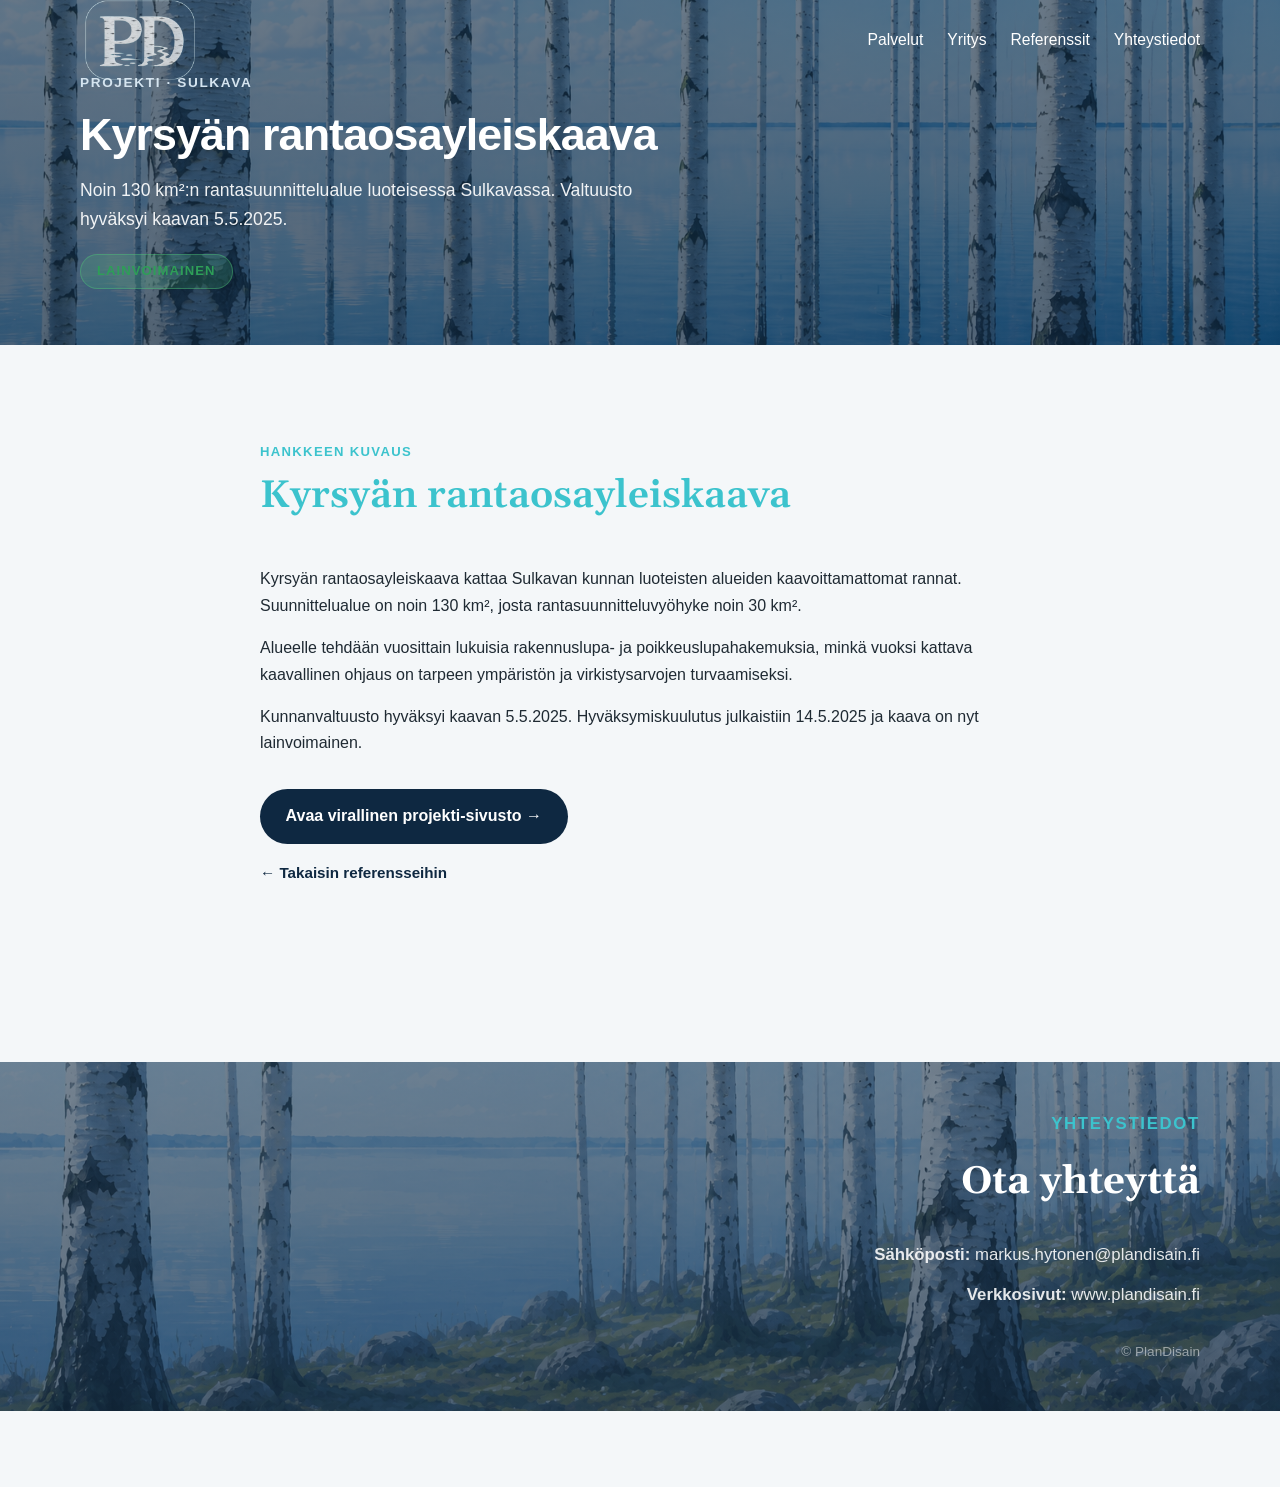
<file: kyrsya.html>
<!DOCTYPE html>
<html lang="fi">
<head>
  <meta charset="UTF-8" />
  <meta name="viewport" content="width=device-width, initial-scale=1.0" />
  <title>Kyrsyän rantaosayleiskaava – PlanDisain</title>
  <link rel="preconnect" href="https://fonts.googleapis.com">
  <link rel="preconnect" href="https://fonts.gstatic.com" crossorigin>
  <link href="https://fonts.googleapis.com/css2?family=Josefin+Sans:wght@300;400&family=Gelasio:wght@400;600&display=swap" rel="stylesheet">
  <link rel="stylesheet" href="style.css" />
</head>
<body>
  <header class="site-header">
    <div class="container header-inner">
      <a href="index.html" class="logo"><img id="site-logo" src="logo-pd-transparent.png" alt="PlanDisain"></a>
      <nav class="main-nav" aria-label="Päänavigaatio">
        <a href="index.html#palvelut">Palvelut</a>
        <a href="yritys.html">Yritys</a>
        <a href="referenssit.html" >Referenssit</a>
        <a href="yhteystiedot.html">Yhteystiedot</a>
      </nav>
      <button class="nav-toggle" aria-label="Avaa valikko" aria-expanded="false"><span></span><span></span><span></span></button>
    </div>
  </header>

  <main>
    <section class="page-hero">
      <div class="container">
        <p class="eyebrow">Projekti · Sulkava</p>
        <h1>Kyrsyän rantaosayleiskaava</h1>
        <p class="hero-text">Noin 130 km²:n rantasuunnittelualue luoteisessa Sulkavassa. Valtuusto hyväksyi kaavan 5.5.2025.</p>
        <span class="status-badge status-lainvoimainen">Lainvoimainen</span>
      </div>
    </section>

    <section class="section">
      <div class="container narrow">
        <div class="section-heading">
          <p class="section-kicker">Hankkeen kuvaus</p>
          <h2>Kyrsyän rantaosayleiskaava</h2>
        </div>

        <p>Kyrsyän rantaosayleiskaava kattaa Sulkavan kunnan luoteisten alueiden kaavoittamattomat rannat. Suunnittelualue on noin 130 km², josta rantasuunnitteluvyöhyke noin 30 km².</p>
        <p>Alueelle tehdään vuosittain lukuisia rakennuslupa- ja poikkeuslupahakemuksia, minkä vuoksi kattava kaavallinen ohjaus on tarpeen ympäristön ja virkistysarvojen turvaamiseksi.</p>
        <p>Kunnanvaltuusto hyväksyi kaavan 5.5.2025. Hyväksymiskuulutus julkaistiin 14.5.2025 ja kaava on nyt lainvoimainen.</p>

        <p style="margin-top: var(--space-5);">
          <a class="button-secondary" href="https://www.plandisain.fi/kyrsya.html" target="_blank" rel="noopener">Avaa virallinen projekti-sivusto →</a>
        </p>
        <p style="margin-top: var(--space-3);">
          <a class="button-text" href="referenssit.html">← Takaisin referensseihin</a>
        </p>
      </div>
    </section>
  </main>

  <footer class="site-footer">
    <div class="container footer-inner">
      <div class="footer-contact">
        <p class="footer-kicker">Yhteystiedot</p>
        <h2 class="footer-heading">Ota yhteyttä</h2>
        <p><strong>Sähköposti:</strong> markus.hytonen@plandisain.fi</p>
        <p><strong>Verkkosivut:</strong> www.plandisain.fi</p>
      </div>
      <p class="footer-copy">© PlanDisain</p>
    </div>
  </footer>
  <script>
    const header = document.querySelector('.site-header');
    const hero = document.querySelector('.page-hero');
    const navToggle = document.querySelector('.nav-toggle');
    const mainNav = document.querySelector('.main-nav');
    navToggle.addEventListener('click', () => {
      const isOpen = mainNav.classList.toggle('open');
      navToggle.classList.toggle('open', isOpen);
      navToggle.setAttribute('aria-expanded', isOpen);
    });
    document.addEventListener('click', (e) => {
      if (!e.target.closest('.site-header')) {
        mainNav.classList.remove('open');
        navToggle.classList.remove('open');
        navToggle.setAttribute('aria-expanded', false);
      }
    });
    window.addEventListener('scroll', () => {
      const heroBottom = hero.getBoundingClientRect().bottom;
      const overWhite = heroBottom <= header.offsetHeight;
      header.classList.toggle('scrolled', overWhite);
    });
  </script>
</body>
</html>
</file>
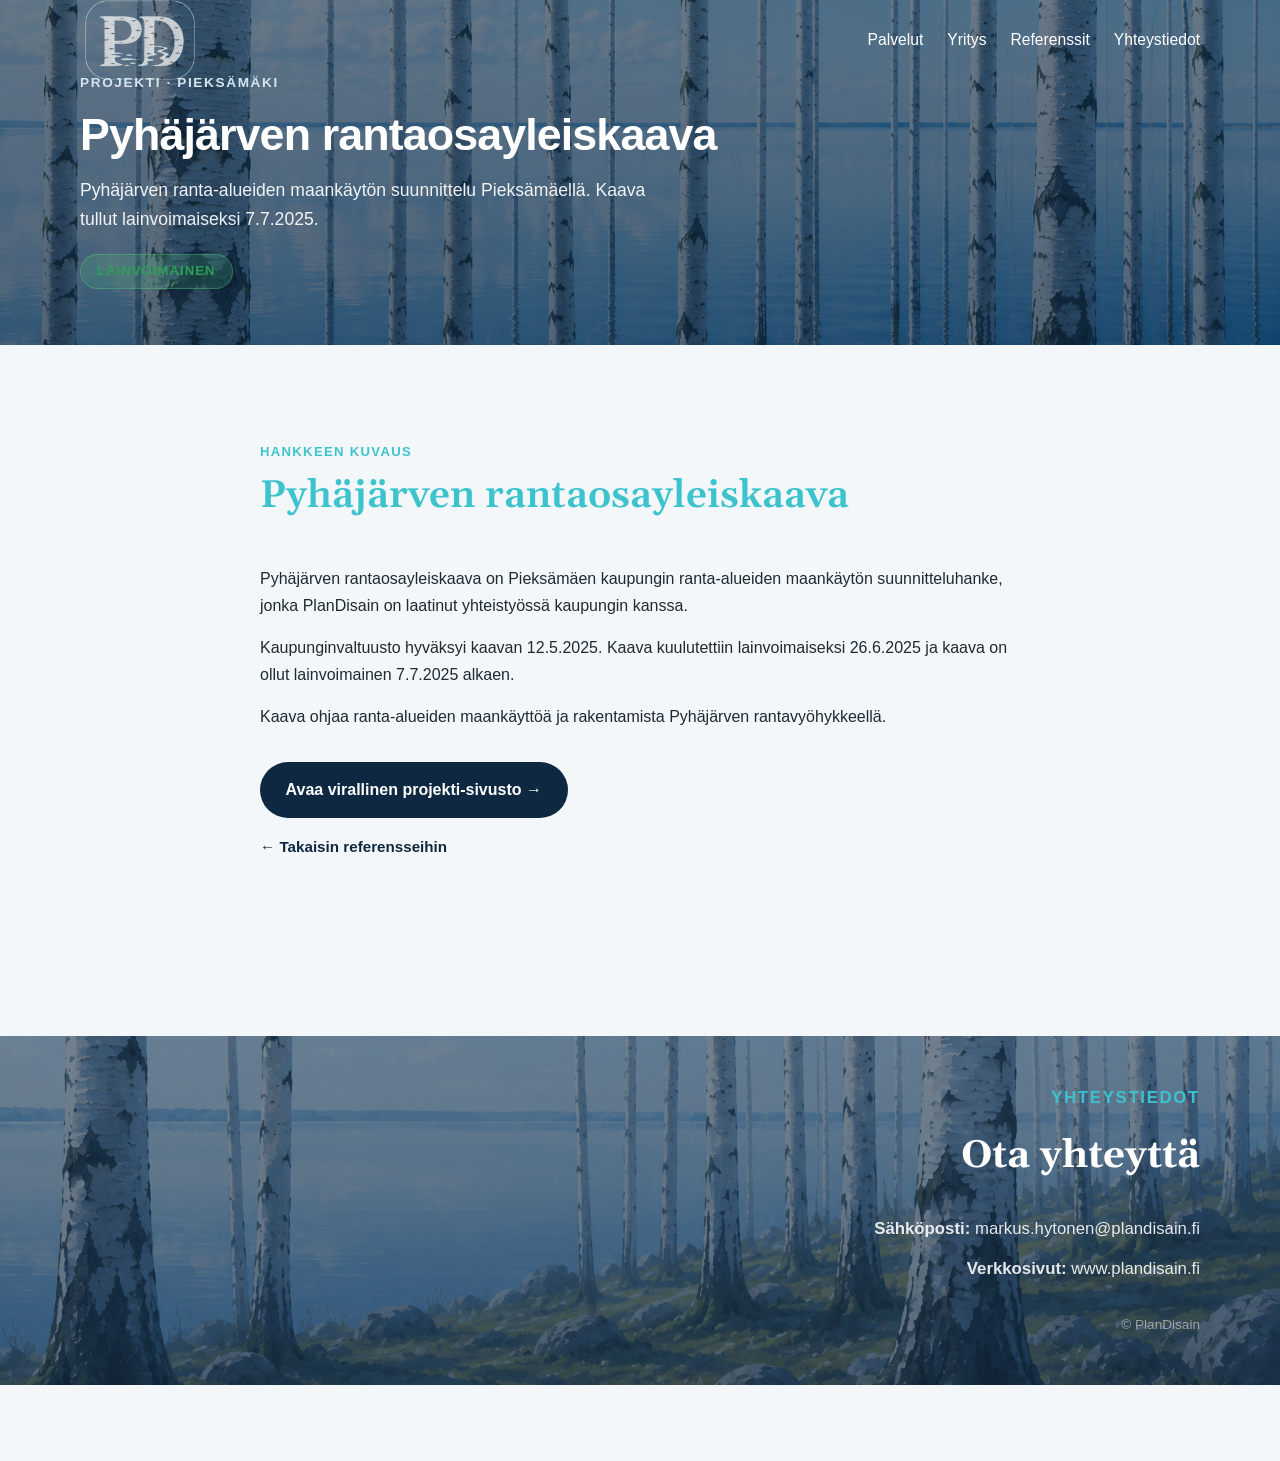
<file: pyhajarvi.html>
<!DOCTYPE html>
<html lang="fi">
<head>
  <meta charset="UTF-8" />
  <meta name="viewport" content="width=device-width, initial-scale=1.0" />
  <title>Pyhäjärven rantaosayleiskaava – PlanDisain</title>
  <link rel="preconnect" href="https://fonts.googleapis.com">
  <link rel="preconnect" href="https://fonts.gstatic.com" crossorigin>
  <link href="https://fonts.googleapis.com/css2?family=Josefin+Sans:wght@300;400&family=Gelasio:wght@400;600&display=swap" rel="stylesheet">
  <link rel="stylesheet" href="style.css" />
</head>
<body>
  <header class="site-header">
    <div class="container header-inner">
      <a href="index.html" class="logo"><img id="site-logo" src="logo-pd-transparent.png" alt="PlanDisain"></a>
      <nav class="main-nav" aria-label="Päänavigaatio">
        <a href="index.html#palvelut">Palvelut</a>
        <a href="yritys.html">Yritys</a>
        <a href="referenssit.html" >Referenssit</a>
        <a href="yhteystiedot.html">Yhteystiedot</a>
      </nav>
      <button class="nav-toggle" aria-label="Avaa valikko" aria-expanded="false"><span></span><span></span><span></span></button>
    </div>
  </header>

  <main>
    <section class="page-hero">
      <div class="container">
        <p class="eyebrow">Projekti · Pieksämäki</p>
        <h1>Pyhäjärven rantaosayleiskaava</h1>
        <p class="hero-text">Pyhäjärven ranta-alueiden maankäytön suunnittelu Pieksämäellä. Kaava tullut lainvoimaiseksi 7.7.2025.</p>
        <span class="status-badge status-lainvoimainen">Lainvoimainen</span>
      </div>
    </section>

    <section class="section">
      <div class="container narrow">
        <div class="section-heading">
          <p class="section-kicker">Hankkeen kuvaus</p>
          <h2>Pyhäjärven rantaosayleiskaava</h2>
        </div>

        <p>Pyhäjärven rantaosayleiskaava on Pieksämäen kaupungin ranta-alueiden maankäytön suunnitteluhanke, jonka PlanDisain on laatinut yhteistyössä kaupungin kanssa.</p>
        <p>Kaupunginvaltuusto hyväksyi kaavan 12.5.2025. Kaava kuulutettiin lainvoimaiseksi 26.6.2025 ja kaava on ollut lainvoimainen 7.7.2025 alkaen.</p>
        <p>Kaava ohjaa ranta-alueiden maankäyttöä ja rakentamista Pyhäjärven rantavyöhykkeellä.</p>

        <p style="margin-top: var(--space-5);">
          <a class="button-secondary" href="https://www.plandisain.fi/royk-pyha.html" target="_blank" rel="noopener">Avaa virallinen projekti-sivusto →</a>
        </p>
        <p style="margin-top: var(--space-3);">
          <a class="button-text" href="referenssit.html">← Takaisin referensseihin</a>
        </p>
      </div>
    </section>
  </main>

  <footer class="site-footer">
    <div class="container footer-inner">
      <div class="footer-contact">
        <p class="footer-kicker">Yhteystiedot</p>
        <h2 class="footer-heading">Ota yhteyttä</h2>
        <p><strong>Sähköposti:</strong> markus.hytonen@plandisain.fi</p>
        <p><strong>Verkkosivut:</strong> www.plandisain.fi</p>
      </div>
      <p class="footer-copy">© PlanDisain</p>
    </div>
  </footer>
  <script>
    const header = document.querySelector('.site-header');
    const hero = document.querySelector('.page-hero');
    const navToggle = document.querySelector('.nav-toggle');
    const mainNav = document.querySelector('.main-nav');
    navToggle.addEventListener('click', () => {
      const isOpen = mainNav.classList.toggle('open');
      navToggle.classList.toggle('open', isOpen);
      navToggle.setAttribute('aria-expanded', isOpen);
    });
    document.addEventListener('click', (e) => {
      if (!e.target.closest('.site-header')) {
        mainNav.classList.remove('open');
        navToggle.classList.remove('open');
        navToggle.setAttribute('aria-expanded', false);
      }
    });
    window.addEventListener('scroll', () => {
      const heroBottom = hero.getBoundingClientRect().bottom;
      const overWhite = heroBottom <= header.offsetHeight;
      header.classList.toggle('scrolled', overWhite);
    });
  </script>
</body>
</html>
</file>
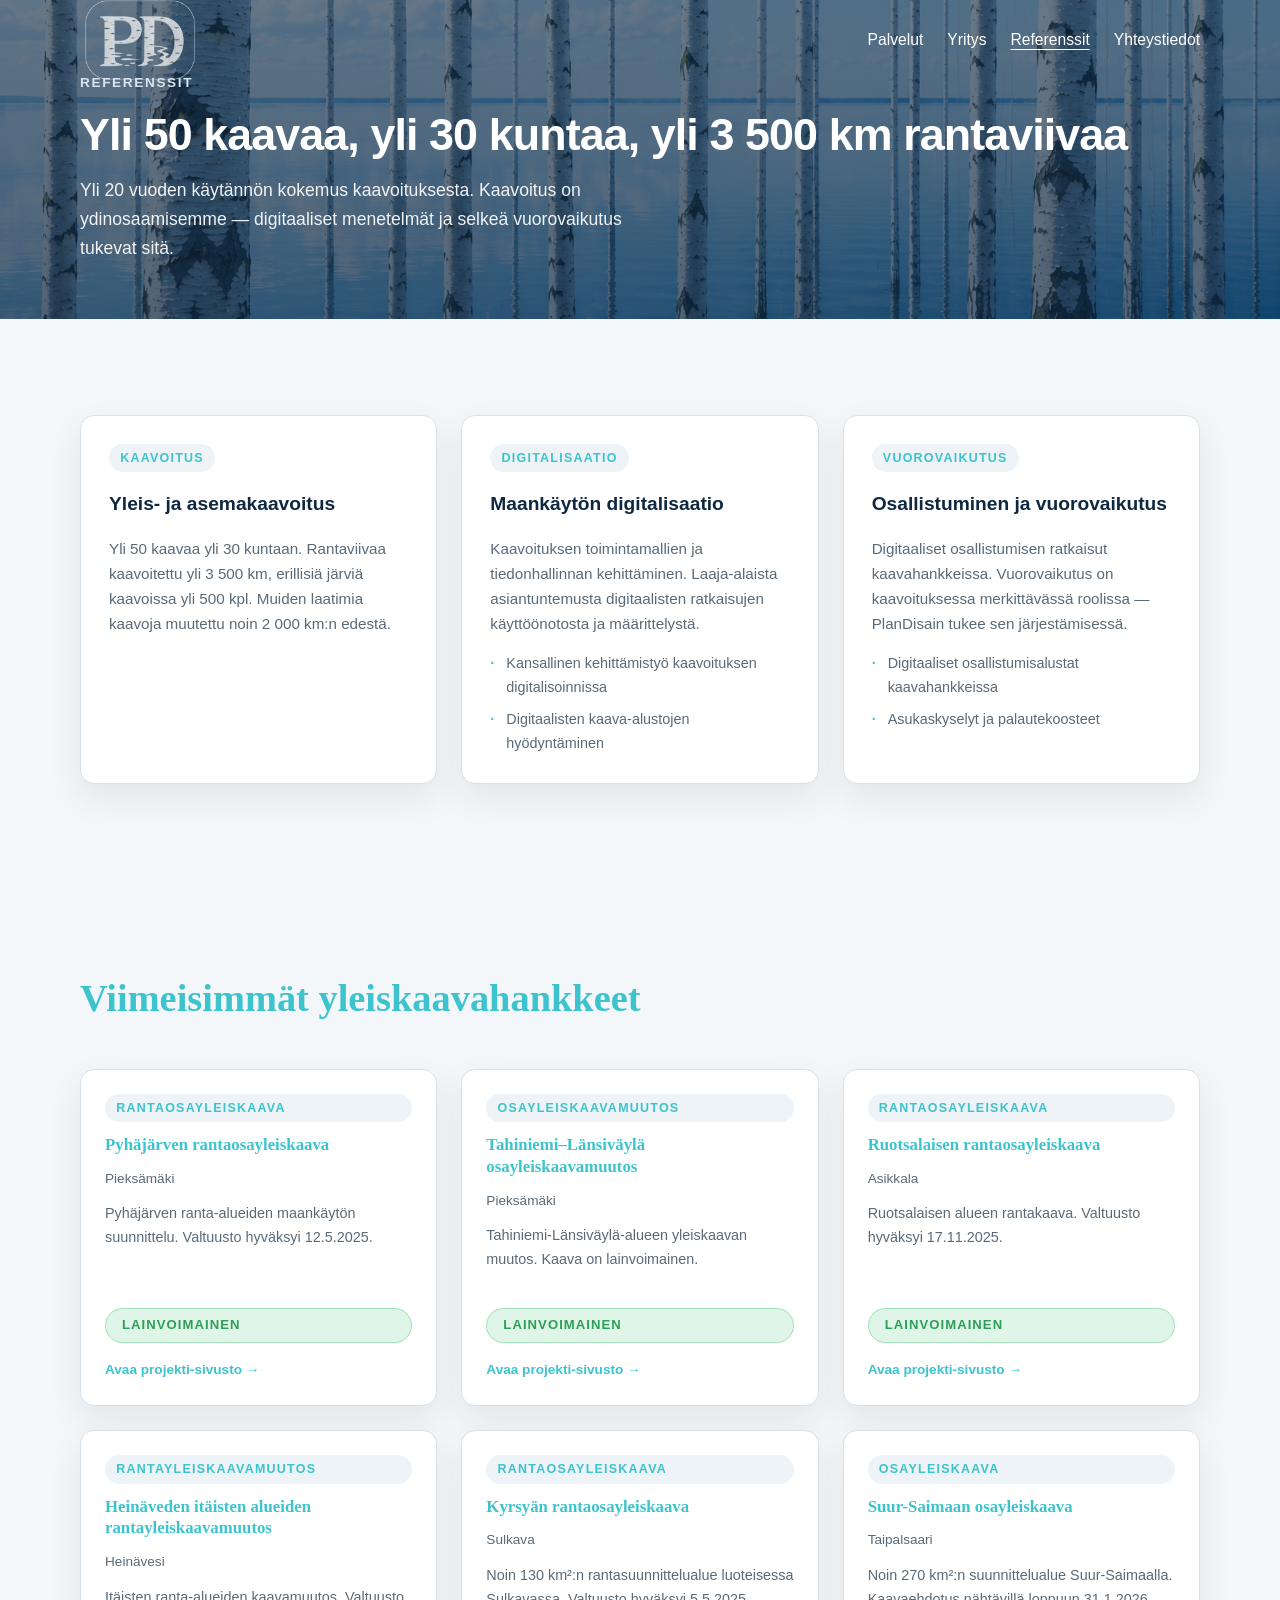
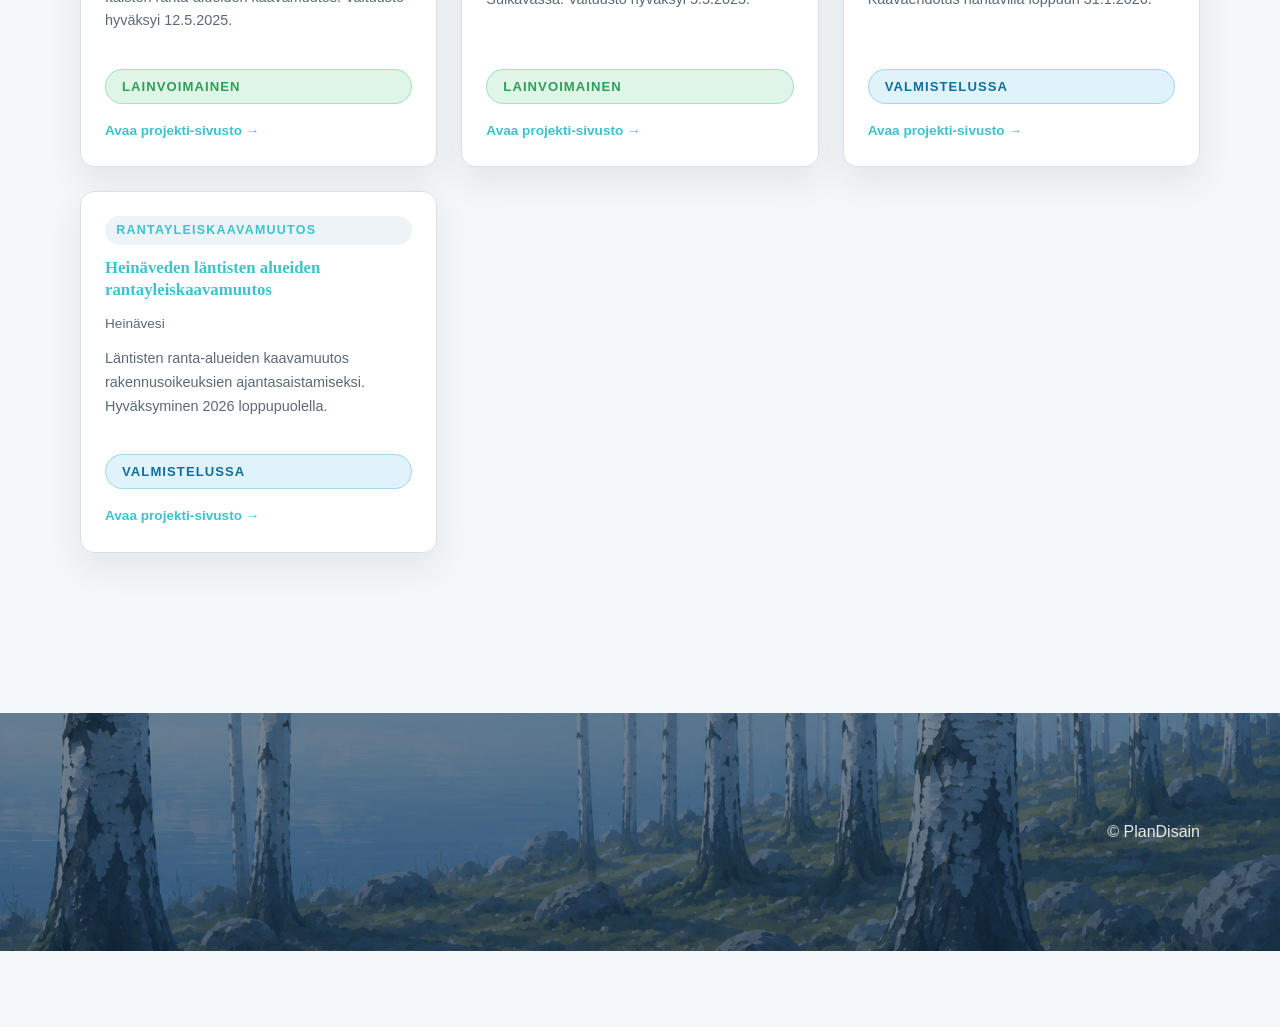
<file: referenssit.html>
<!DOCTYPE html>
<html lang="fi">
<head>
  <meta charset="UTF-8" />
  <meta name="viewport" content="width=device-width, initial-scale=1.0" />
  <title>Referenssit – PlanDisain</title>
  <meta name="description" content="PlanDisainin referenssit: kaavoitus, maankäytön digitalisaatio ja vuorovaikutus yli 30 kunnassa." />
  <link rel="stylesheet" href="style.css" />
</head>
<body>
  <header class="site-header">
    <div class="container header-inner">
      <a href="index.html" class="logo"><img id="site-logo" src="logo-pd-transparent.png" alt="PlanDisain"></a>
      <nav class="main-nav" aria-label="Päänavigaatio">
        <a href="index.html#palvelut">Palvelut</a>
        <a href="yritys.html">Yritys</a>
        <a href="referenssit.html" aria-current="page">Referenssit</a>
        <a href="yhteystiedot.html">Yhteystiedot</a>
      </nav>
      <button class="nav-toggle" aria-label="Avaa valikko" aria-expanded="false"><span></span><span></span><span></span></button>
    </div>
  </header>

  <main>
    <section class="page-hero">
      <div class="container">
        <p class="eyebrow">Referenssit</p>
        <h1>Yli 50 kaavaa, yli 30 kuntaa, yli 3 500 km rantaviivaa</h1>
        <p class="hero-text">
          Yli 20 vuoden käytännön kokemus kaavoituksesta. Kaavoitus on
          ydinosaamisemme — digitaaliset menetelmät ja selkeä vuorovaikutus
          tukevat sitä.
        </p>
      </div>
    </section>

    <section class="section">
      <div class="container">
        <div class="ref-grid">

          <div class="ref-category">
            <span class="ref-category-label">Kaavoitus</span>
            <h3>Yleis- ja asemakaavoitus</h3>
            <p>
              Yli 50 kaavaa yli 30 kuntaan. Rantaviivaa kaavoitettu yli 3 500 km,
              erillisiä järviä kaavoissa yli 500 kpl. Muiden laatimia kaavoja
              muutettu noin 2 000 km:n edestä.
            </p>
          </div>

          <div class="ref-category">
            <span class="ref-category-label">Digitalisaatio</span>
            <h3>Maankäytön digitalisaatio</h3>
            <p>
              Kaavoituksen toimintamallien ja tiedonhallinnan kehittäminen.
              Laaja-alaista asiantuntemusta digitaalisten ratkaisujen
              käyttöönotosta ja määrittelystä.
            </p>
            <ul class="ref-list">
              <li>Kansallinen kehittämistyö kaavoituksen digitalisoinnissa</li>
              <li>Digitaalisten kaava-alustojen hyödyntäminen</li>
            </ul>
          </div>

          <div class="ref-category">
            <span class="ref-category-label">Vuorovaikutus</span>
            <h3>Osallistuminen ja vuorovaikutus</h3>
            <p>
              Digitaaliset osallistumisen ratkaisut kaavahankkeissa.
              Vuorovaikutus on kaavoituksessa merkittävässä roolissa —
              PlanDisain tukee sen järjestämisessä.
            </p>
            <ul class="ref-list">
              <li>Digitaaliset osallistumisalustat kaavahankkeissa</li>
              <li>Asukaskyselyt ja palautekoosteet</li>
            </ul>
          </div>

        </div>
      </div>
    </section>

    <section class="section">
      <div class="container">
        <div class="section-heading">
<h2>Viimeisimmät yleiskaavahankkeet</h2>
        </div>

        <div class="project-ref-grid">

          <a class="project-ref-card" href="pyhajarvi.html">
            <span class="ref-category-label">Rantaosayleiskaava</span>
            <h3>Pyhäjärven rantaosayleiskaava</h3>
            <p class="project-kunta">Pieksämäki</p>
            <p class="project-desc">Pyhäjärven ranta-alueiden maankäytön suunnittelu. Valtuusto hyväksyi 12.5.2025.</p>
            <span class="status-badge status-lainvoimainen">Lainvoimainen</span>
            <span class="project-ref-link" style="margin-top:1rem;">Avaa projekti-sivusto →</span>
          </a>

          <a class="project-ref-card" href="tahiniemi.html">
            <span class="ref-category-label">Osayleiskaavamuutos</span>
            <h3>Tahiniemi–Länsiväylä osayleiskaavamuutos</h3>
            <p class="project-kunta">Pieksämäki</p>
            <p class="project-desc">Tahiniemi-Länsiväylä-alueen yleiskaavan muutos. Kaava on lainvoimainen.</p>
            <span class="status-badge status-lainvoimainen">Lainvoimainen</span>
            <span class="project-ref-link" style="margin-top:1rem;">Avaa projekti-sivusto →</span>
          </a>

          <a class="project-ref-card" href="ruotsalainen.html">
            <span class="ref-category-label">Rantaosayleiskaava</span>
            <h3>Ruotsalaisen rantaosayleiskaava</h3>
            <p class="project-kunta">Asikkala</p>
            <p class="project-desc">Ruotsalaisen alueen rantakaava. Valtuusto hyväksyi 17.11.2025.</p>
            <span class="status-badge status-lainvoimainen">Lainvoimainen</span>
            <span class="project-ref-link" style="margin-top:1rem;">Avaa projekti-sivusto →</span>
          </a>

          <a class="project-ref-card" href="heinitaryk.html">
            <span class="ref-category-label">Rantayleiskaavamuutos</span>
            <h3>Heinäveden itäisten alueiden rantayleiskaavamuutos</h3>
            <p class="project-kunta">Heinävesi</p>
            <p class="project-desc">Itäisten ranta-alueiden kaavamuutos. Valtuusto hyväksyi 12.5.2025.</p>
            <span class="status-badge status-lainvoimainen">Lainvoimainen</span>
            <span class="project-ref-link" style="margin-top:1rem;">Avaa projekti-sivusto →</span>
          </a>

          <a class="project-ref-card" href="kyrsya.html">
            <span class="ref-category-label">Rantaosayleiskaava</span>
            <h3>Kyrsyän rantaosayleiskaava</h3>
            <p class="project-kunta">Sulkava</p>
            <p class="project-desc">Noin 130 km²:n rantasuunnittelualue luoteisessa Sulkavassa. Valtuusto hyväksyi 5.5.2025.</p>
            <span class="status-badge status-lainvoimainen">Lainvoimainen</span>
            <span class="project-ref-link" style="margin-top:1rem;">Avaa projekti-sivusto →</span>
          </a>

          <a class="project-ref-card" href="suursaimaa.html">
            <span class="ref-category-label">Osayleiskaava</span>
            <h3>Suur-Saimaan osayleiskaava</h3>
            <p class="project-kunta">Taipalsaari</p>
            <p class="project-desc">Noin 270 km²:n suunnittelualue Suur-Saimaalla. Kaavaehdotus nähtävillä loppuun 31.1.2026.</p>
            <span class="status-badge" style="background:rgba(15,158,213,0.12);color:#0e6fa0;border:1px solid rgba(15,158,213,0.3);">Valmistelussa</span>
            <span class="project-ref-link" style="margin-top:1rem;">Avaa projekti-sivusto →</span>
          </a>

          <a class="project-ref-card" href="heinlansi.html">
            <span class="ref-category-label">Rantayleiskaavamuutos</span>
            <h3>Heinäveden läntisten alueiden rantayleiskaavamuutos</h3>
            <p class="project-kunta">Heinävesi</p>
            <p class="project-desc">Läntisten ranta-alueiden kaavamuutos rakennusoikeuksien ajantasaistamiseksi. Hyväksyminen 2026 loppupuolella.</p>
            <span class="status-badge" style="background:rgba(15,158,213,0.12);color:#0e6fa0;border:1px solid rgba(15,158,213,0.3);">Valmistelussa</span>
            <span class="project-ref-link" style="margin-top:1rem;">Avaa projekti-sivusto →</span>
          </a>

        </div>
      </div>
    </section>

  </main>

  <footer class="site-footer">
    <div class="container footer-inner">
      <p>© PlanDisain</p>
    </div>
  </footer>
  <script>
    const header = document.querySelector('.site-header');
    const hero = document.querySelector('.page-hero');
    const navToggle = document.querySelector('.nav-toggle');
    const mainNav = document.querySelector('.main-nav');
    navToggle.addEventListener('click', () => {
      const isOpen = mainNav.classList.toggle('open');
      navToggle.classList.toggle('open', isOpen);
      navToggle.setAttribute('aria-expanded', isOpen);
    });
    document.addEventListener('click', (e) => {
      if (!e.target.closest('.site-header')) {
        mainNav.classList.remove('open');
        navToggle.classList.remove('open');
        navToggle.setAttribute('aria-expanded', false);
      }
    });
    window.addEventListener('scroll', () => {
      const heroBottom = hero.getBoundingClientRect().bottom;
      const overWhite = heroBottom <= header.offsetHeight;
      header.classList.toggle('scrolled', overWhite);
    });
  </script>
</body>
</html>
</file>
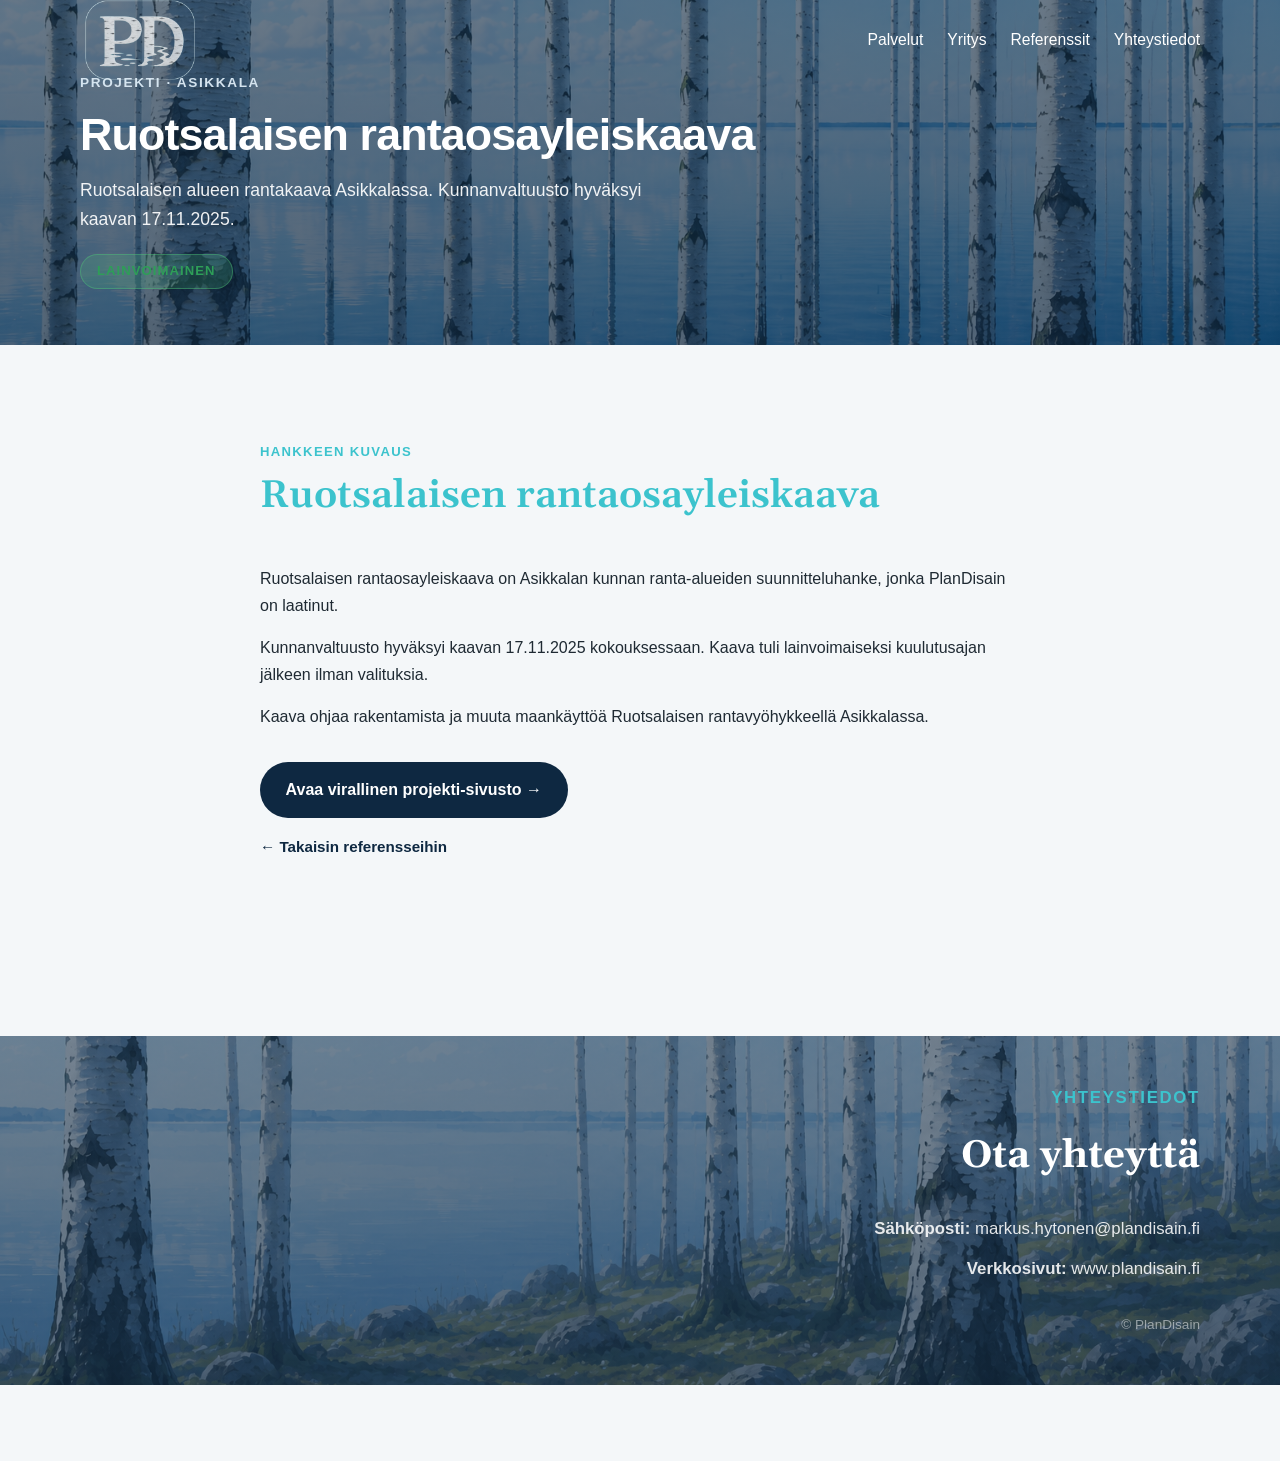
<file: ruotsalainen.html>
<!DOCTYPE html>
<html lang="fi">
<head>
  <meta charset="UTF-8" />
  <meta name="viewport" content="width=device-width, initial-scale=1.0" />
  <title>Ruotsalaisen rantaosayleiskaava – PlanDisain</title>
  <link rel="preconnect" href="https://fonts.googleapis.com">
  <link rel="preconnect" href="https://fonts.gstatic.com" crossorigin>
  <link href="https://fonts.googleapis.com/css2?family=Josefin+Sans:wght@300;400&family=Gelasio:wght@400;600&display=swap" rel="stylesheet">
  <link rel="stylesheet" href="style.css" />
</head>
<body>
  <header class="site-header">
    <div class="container header-inner">
      <a href="index.html" class="logo"><img id="site-logo" src="logo-pd-transparent.png" alt="PlanDisain"></a>
      <nav class="main-nav" aria-label="Päänavigaatio">
        <a href="index.html#palvelut">Palvelut</a>
        <a href="yritys.html">Yritys</a>
        <a href="referenssit.html" >Referenssit</a>
        <a href="yhteystiedot.html">Yhteystiedot</a>
      </nav>
      <button class="nav-toggle" aria-label="Avaa valikko" aria-expanded="false"><span></span><span></span><span></span></button>
    </div>
  </header>

  <main>
    <section class="page-hero">
      <div class="container">
        <p class="eyebrow">Projekti · Asikkala</p>
        <h1>Ruotsalaisen rantaosayleiskaava</h1>
        <p class="hero-text">Ruotsalaisen alueen rantakaava Asikkalassa. Kunnanvaltuusto hyväksyi kaavan 17.11.2025.</p>
        <span class="status-badge status-lainvoimainen">Lainvoimainen</span>
      </div>
    </section>

    <section class="section">
      <div class="container narrow">
        <div class="section-heading">
          <p class="section-kicker">Hankkeen kuvaus</p>
          <h2>Ruotsalaisen rantaosayleiskaava</h2>
        </div>

        <p>Ruotsalaisen rantaosayleiskaava on Asikkalan kunnan ranta-alueiden suunnitteluhanke, jonka PlanDisain on laatinut.</p>
        <p>Kunnanvaltuusto hyväksyi kaavan 17.11.2025 kokouksessaan. Kaava tuli lainvoimaiseksi kuulutusajan jälkeen ilman valituksia.</p>
        <p>Kaava ohjaa rakentamista ja muuta maankäyttöä Ruotsalaisen rantavyöhykkeellä Asikkalassa.</p>

        <p style="margin-top: var(--space-5);">
          <a class="button-secondary" href="https://www.plandisain.fi/ryk-ruot.html" target="_blank" rel="noopener">Avaa virallinen projekti-sivusto →</a>
        </p>
        <p style="margin-top: var(--space-3);">
          <a class="button-text" href="referenssit.html">← Takaisin referensseihin</a>
        </p>
      </div>
    </section>
  </main>

  <footer class="site-footer">
    <div class="container footer-inner">
      <div class="footer-contact">
        <p class="footer-kicker">Yhteystiedot</p>
        <h2 class="footer-heading">Ota yhteyttä</h2>
        <p><strong>Sähköposti:</strong> markus.hytonen@plandisain.fi</p>
        <p><strong>Verkkosivut:</strong> www.plandisain.fi</p>
      </div>
      <p class="footer-copy">© PlanDisain</p>
    </div>
  </footer>
  <script>
    const header = document.querySelector('.site-header');
    const hero = document.querySelector('.page-hero');
    const navToggle = document.querySelector('.nav-toggle');
    const mainNav = document.querySelector('.main-nav');
    navToggle.addEventListener('click', () => {
      const isOpen = mainNav.classList.toggle('open');
      navToggle.classList.toggle('open', isOpen);
      navToggle.setAttribute('aria-expanded', isOpen);
    });
    document.addEventListener('click', (e) => {
      if (!e.target.closest('.site-header')) {
        mainNav.classList.remove('open');
        navToggle.classList.remove('open');
        navToggle.setAttribute('aria-expanded', false);
      }
    });
    window.addEventListener('scroll', () => {
      const heroBottom = hero.getBoundingClientRect().bottom;
      const overWhite = heroBottom <= header.offsetHeight;
      header.classList.toggle('scrolled', overWhite);
    });
  </script>
</body>
</html>
</file>
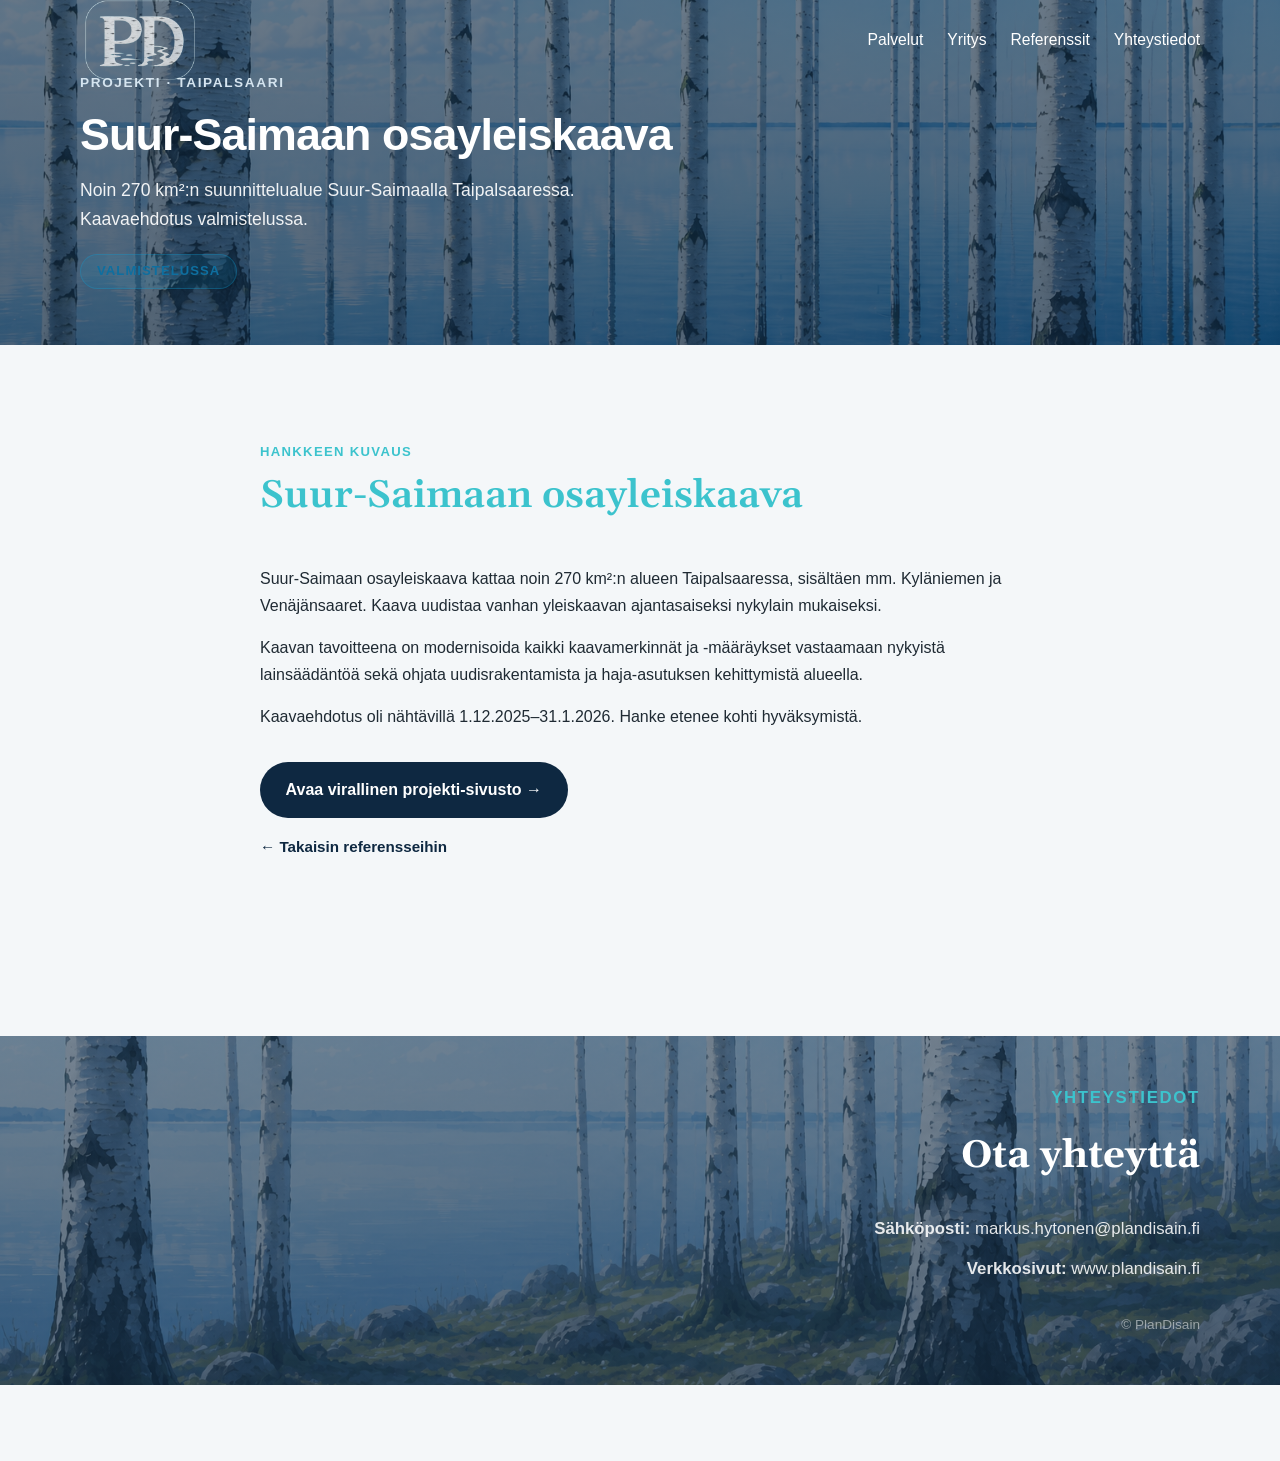
<file: suursaimaa.html>
<!DOCTYPE html>
<html lang="fi">
<head>
  <meta charset="UTF-8" />
  <meta name="viewport" content="width=device-width, initial-scale=1.0" />
  <title>Suur-Saimaan osayleiskaava – PlanDisain</title>
  <link rel="preconnect" href="https://fonts.googleapis.com">
  <link rel="preconnect" href="https://fonts.gstatic.com" crossorigin>
  <link href="https://fonts.googleapis.com/css2?family=Josefin+Sans:wght@300;400&family=Gelasio:wght@400;600&display=swap" rel="stylesheet">
  <link rel="stylesheet" href="style.css" />
</head>
<body>
  <header class="site-header">
    <div class="container header-inner">
      <a href="index.html" class="logo"><img id="site-logo" src="logo-pd-transparent.png" alt="PlanDisain"></a>
      <nav class="main-nav" aria-label="Päänavigaatio">
        <a href="index.html#palvelut">Palvelut</a>
        <a href="yritys.html">Yritys</a>
        <a href="referenssit.html" >Referenssit</a>
        <a href="yhteystiedot.html">Yhteystiedot</a>
      </nav>
      <button class="nav-toggle" aria-label="Avaa valikko" aria-expanded="false"><span></span><span></span><span></span></button>
    </div>
  </header>

  <main>
    <section class="page-hero">
      <div class="container">
        <p class="eyebrow">Projekti · Taipalsaari</p>
        <h1>Suur-Saimaan osayleiskaava</h1>
        <p class="hero-text">Noin 270 km²:n suunnittelualue Suur-Saimaalla Taipalsaaressa. Kaavaehdotus valmistelussa.</p>
        <span class="status-badge" style="background:rgba(15,158,213,0.12);color:#0e6fa0;border:1px solid rgba(15,158,213,0.3)">Valmistelussa</span>
      </div>
    </section>

    <section class="section">
      <div class="container narrow">
        <div class="section-heading">
          <p class="section-kicker">Hankkeen kuvaus</p>
          <h2>Suur-Saimaan osayleiskaava</h2>
        </div>

        <p>Suur-Saimaan osayleiskaava kattaa noin 270 km²:n alueen Taipalsaaressa, sisältäen mm. Kyläniemen ja Venäjänsaaret. Kaava uudistaa vanhan yleiskaavan ajantasaiseksi nykylain mukaiseksi.</p>
        <p>Kaavan tavoitteena on modernisoida kaikki kaavamerkinnät ja -määräykset vastaamaan nykyistä lainsäädäntöä sekä ohjata uudisrakentamista ja haja-asutuksen kehittymistä alueella.</p>
        <p>Kaavaehdotus oli nähtävillä 1.12.2025–31.1.2026. Hanke etenee kohti hyväksymistä.</p>

        <p style="margin-top: var(--space-5);">
          <a class="button-secondary" href="https://www.plandisain.fi/suursaimaa.html" target="_blank" rel="noopener">Avaa virallinen projekti-sivusto →</a>
        </p>
        <p style="margin-top: var(--space-3);">
          <a class="button-text" href="referenssit.html">← Takaisin referensseihin</a>
        </p>
      </div>
    </section>
  </main>

  <footer class="site-footer">
    <div class="container footer-inner">
      <div class="footer-contact">
        <p class="footer-kicker">Yhteystiedot</p>
        <h2 class="footer-heading">Ota yhteyttä</h2>
        <p><strong>Sähköposti:</strong> markus.hytonen@plandisain.fi</p>
        <p><strong>Verkkosivut:</strong> www.plandisain.fi</p>
      </div>
      <p class="footer-copy">© PlanDisain</p>
    </div>
  </footer>
  <script>
    const header = document.querySelector('.site-header');
    const hero = document.querySelector('.page-hero');
    const navToggle = document.querySelector('.nav-toggle');
    const mainNav = document.querySelector('.main-nav');
    navToggle.addEventListener('click', () => {
      const isOpen = mainNav.classList.toggle('open');
      navToggle.classList.toggle('open', isOpen);
      navToggle.setAttribute('aria-expanded', isOpen);
    });
    document.addEventListener('click', (e) => {
      if (!e.target.closest('.site-header')) {
        mainNav.classList.remove('open');
        navToggle.classList.remove('open');
        navToggle.setAttribute('aria-expanded', false);
      }
    });
    window.addEventListener('scroll', () => {
      const heroBottom = hero.getBoundingClientRect().bottom;
      const overWhite = heroBottom <= header.offsetHeight;
      header.classList.toggle('scrolled', overWhite);
    });
  </script>
</body>
</html>
</file>
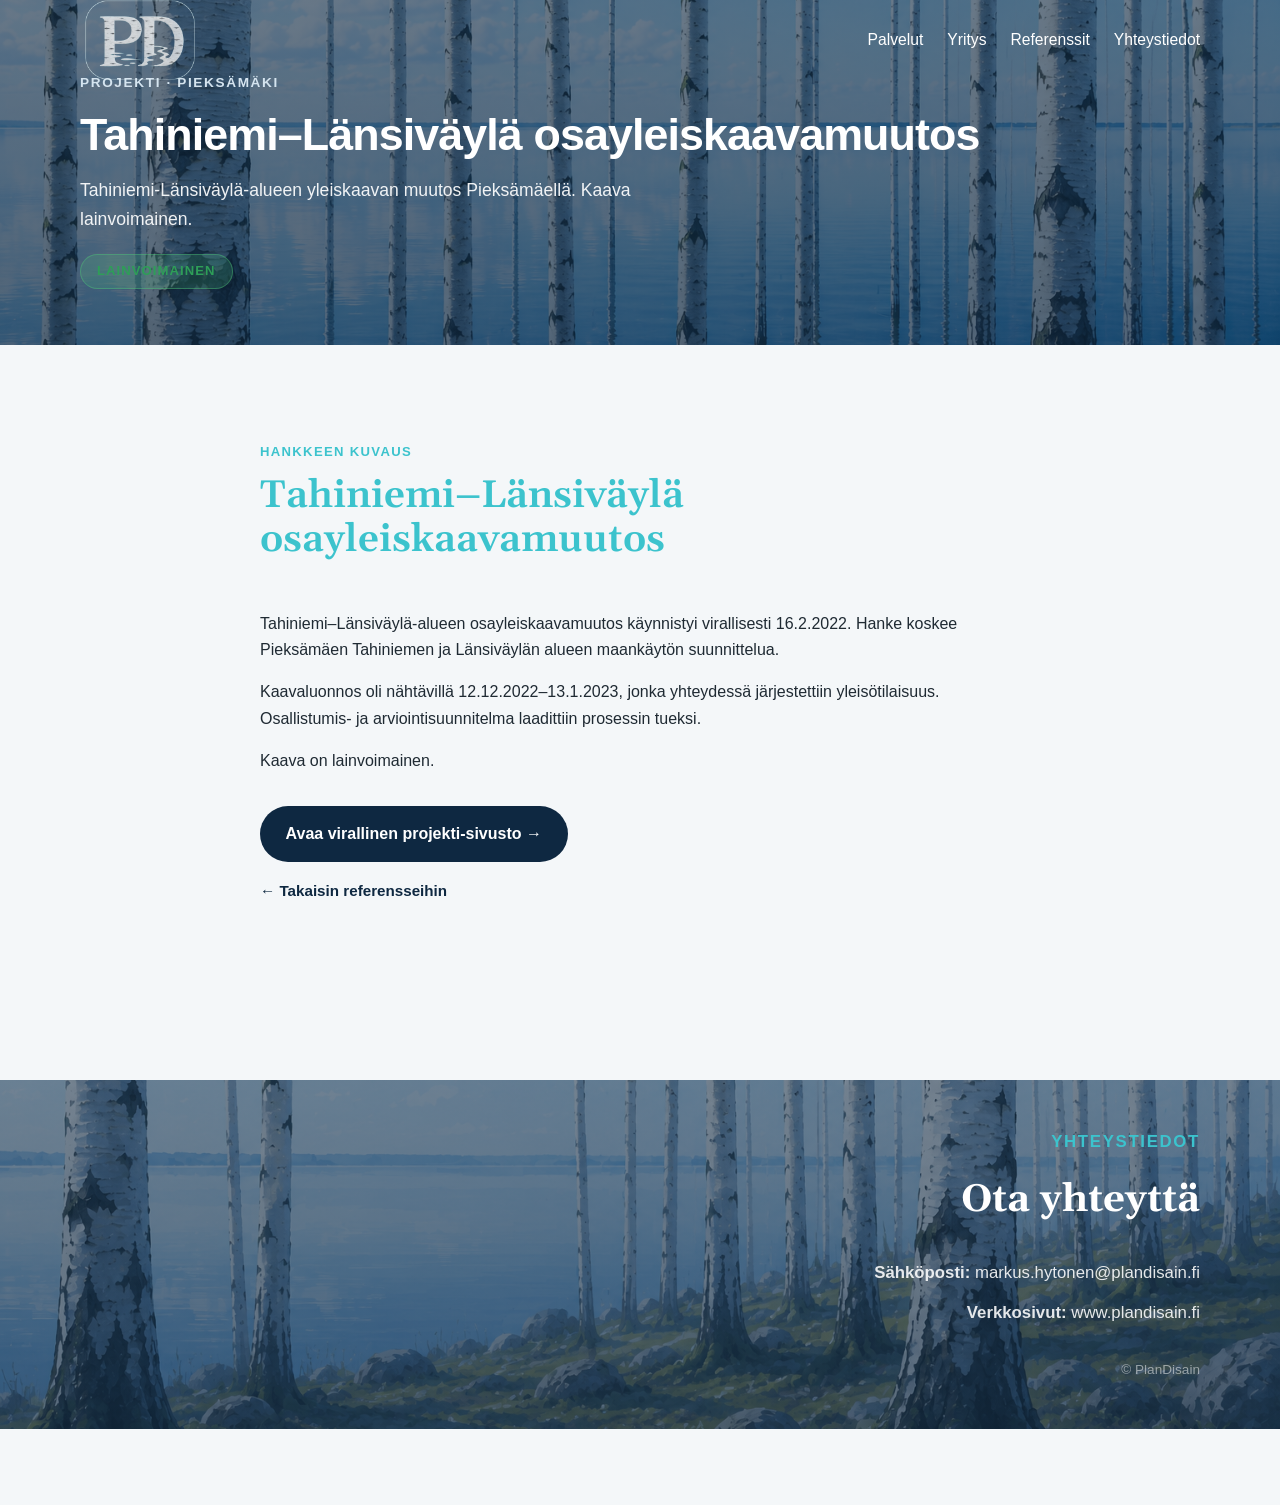
<file: tahiniemi.html>
<!DOCTYPE html>
<html lang="fi">
<head>
  <meta charset="UTF-8" />
  <meta name="viewport" content="width=device-width, initial-scale=1.0" />
  <title>Tahiniemi–Länsiväylä osayleiskaavamuutos – PlanDisain</title>
  <link rel="preconnect" href="https://fonts.googleapis.com">
  <link rel="preconnect" href="https://fonts.gstatic.com" crossorigin>
  <link href="https://fonts.googleapis.com/css2?family=Josefin+Sans:wght@300;400&family=Gelasio:wght@400;600&display=swap" rel="stylesheet">
  <link rel="stylesheet" href="style.css" />
</head>
<body>
  <header class="site-header">
    <div class="container header-inner">
      <a href="index.html" class="logo"><img id="site-logo" src="logo-pd-transparent.png" alt="PlanDisain"></a>
      <nav class="main-nav" aria-label="Päänavigaatio">
        <a href="index.html#palvelut">Palvelut</a>
        <a href="yritys.html">Yritys</a>
        <a href="referenssit.html" >Referenssit</a>
        <a href="yhteystiedot.html">Yhteystiedot</a>
      </nav>
      <button class="nav-toggle" aria-label="Avaa valikko" aria-expanded="false"><span></span><span></span><span></span></button>
    </div>
  </header>

  <main>
    <section class="page-hero">
      <div class="container">
        <p class="eyebrow">Projekti · Pieksämäki</p>
        <h1>Tahiniemi–Länsiväylä osayleiskaavamuutos</h1>
        <p class="hero-text">Tahiniemi-Länsiväylä-alueen yleiskaavan muutos Pieksämäellä. Kaava lainvoimainen.</p>
        <span class="status-badge status-lainvoimainen">Lainvoimainen</span>
      </div>
    </section>

    <section class="section">
      <div class="container narrow">
        <div class="section-heading">
          <p class="section-kicker">Hankkeen kuvaus</p>
          <h2>Tahiniemi–Länsiväylä osayleiskaavamuutos</h2>
        </div>

        <p>Tahiniemi–Länsiväylä-alueen osayleiskaavamuutos käynnistyi virallisesti 16.2.2022. Hanke koskee Pieksämäen Tahiniemen ja Länsiväylän alueen maankäytön suunnittelua.</p>
        <p>Kaavaluonnos oli nähtävillä 12.12.2022–13.1.2023, jonka yhteydessä järjestettiin yleisötilaisuus. Osallistumis- ja arviointisuunnitelma laadittiin prosessin tueksi.</p>
        <p>Kaava on lainvoimainen.</p>

        <p style="margin-top: var(--space-5);">
          <a class="button-secondary" href="https://www.plandisain.fi/oyk-tahin.html" target="_blank" rel="noopener">Avaa virallinen projekti-sivusto →</a>
        </p>
        <p style="margin-top: var(--space-3);">
          <a class="button-text" href="referenssit.html">← Takaisin referensseihin</a>
        </p>
      </div>
    </section>
  </main>

  <footer class="site-footer">
    <div class="container footer-inner">
      <div class="footer-contact">
        <p class="footer-kicker">Yhteystiedot</p>
        <h2 class="footer-heading">Ota yhteyttä</h2>
        <p><strong>Sähköposti:</strong> markus.hytonen@plandisain.fi</p>
        <p><strong>Verkkosivut:</strong> www.plandisain.fi</p>
      </div>
      <p class="footer-copy">© PlanDisain</p>
    </div>
  </footer>
  <script>
    const header = document.querySelector('.site-header');
    const hero = document.querySelector('.page-hero');
    const navToggle = document.querySelector('.nav-toggle');
    const mainNav = document.querySelector('.main-nav');
    navToggle.addEventListener('click', () => {
      const isOpen = mainNav.classList.toggle('open');
      navToggle.classList.toggle('open', isOpen);
      navToggle.setAttribute('aria-expanded', isOpen);
    });
    document.addEventListener('click', (e) => {
      if (!e.target.closest('.site-header')) {
        mainNav.classList.remove('open');
        navToggle.classList.remove('open');
        navToggle.setAttribute('aria-expanded', false);
      }
    });
    window.addEventListener('scroll', () => {
      const heroBottom = hero.getBoundingClientRect().bottom;
      const overWhite = heroBottom <= header.offsetHeight;
      header.classList.toggle('scrolled', overWhite);
    });
  </script>
</body>
</html>
</file>
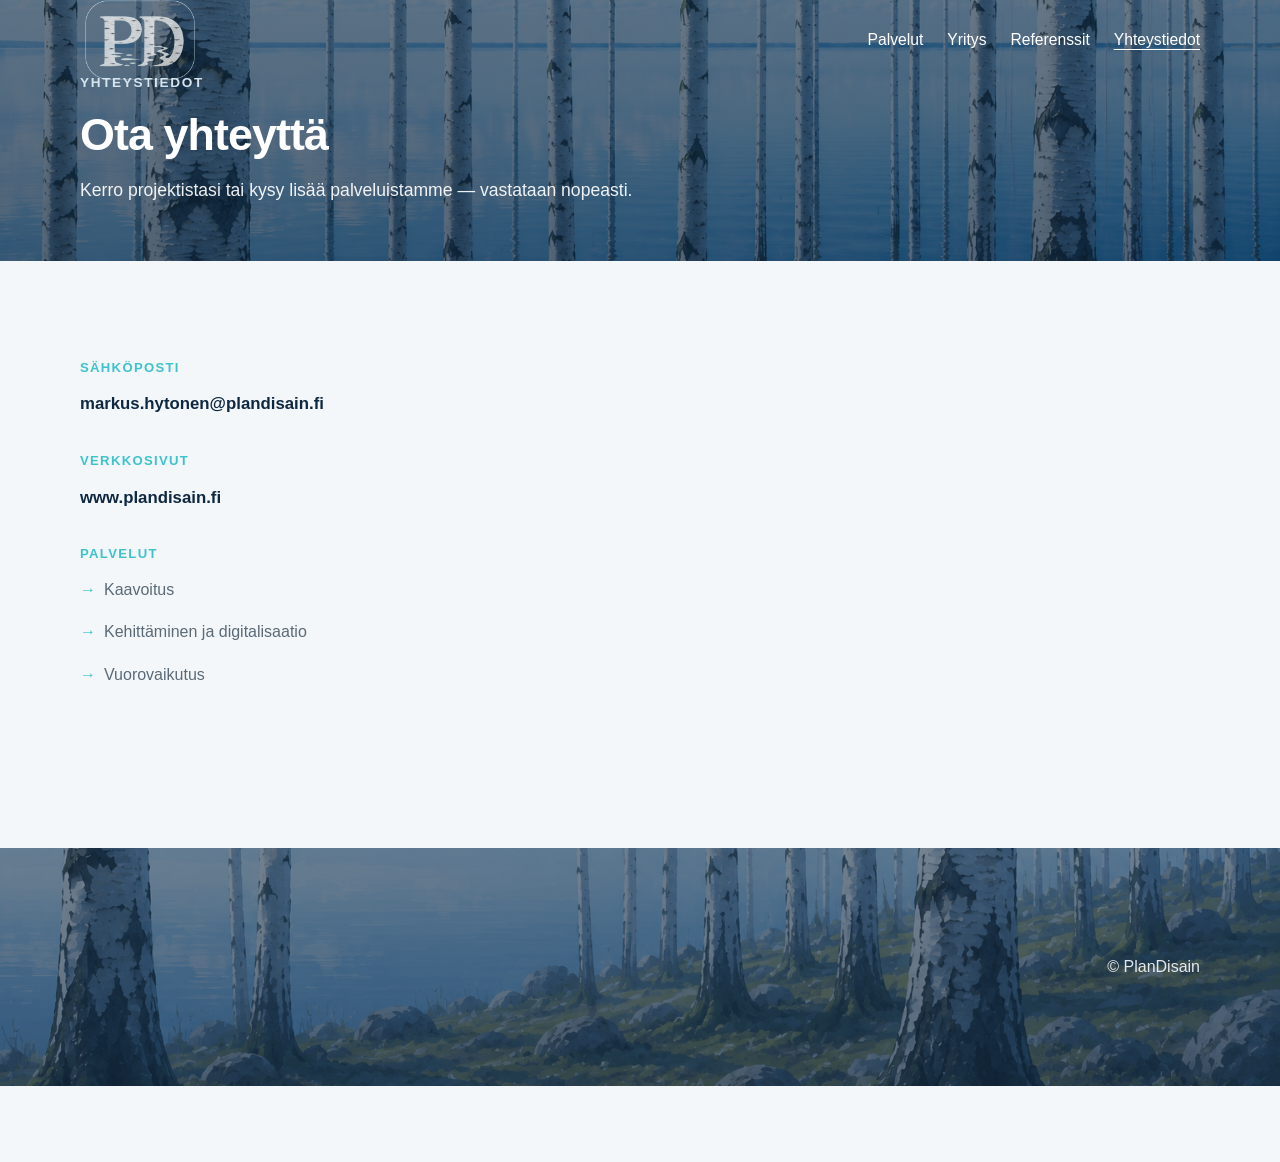
<file: yhteystiedot.html>
<!DOCTYPE html>
<html lang="fi">
<head>
  <meta charset="UTF-8" />
  <meta name="viewport" content="width=device-width, initial-scale=1.0" />
  <title>Yhteystiedot – PlanDisain</title>
  <meta name="description" content="Ota yhteyttä PlanDisainiin — markus.hytonen@plandisain.fi" />
  <link rel="stylesheet" href="style.css" />
</head>
<body>
  <header class="site-header">
    <div class="container header-inner">
      <a href="index.html" class="logo"><img id="site-logo" src="logo-pd-transparent.png" alt="PlanDisain"></a>
      <nav class="main-nav" aria-label="Päänavigaatio">
        <a href="index.html#palvelut">Palvelut</a>
        <a href="yritys.html">Yritys</a>
        <a href="referenssit.html">Referenssit</a>
        <a href="yhteystiedot.html" aria-current="page">Yhteystiedot</a>
      </nav>
      <button class="nav-toggle" aria-label="Avaa valikko" aria-expanded="false"><span></span><span></span><span></span></button>
    </div>
  </header>

  <main>
    <section class="page-hero">
      <div class="container">
        <p class="eyebrow">Yhteystiedot</p>
        <h1>Ota yhteyttä</h1>
        <p class="hero-text">
          Kerro projektistasi tai kysy lisää palveluistamme — vastataan nopeasti.
        </p>
      </div>
    </section>

    <section class="section">
      <div class="container">
        <div class="contact-info-block">
          <div class="contact-item">
            <h3>Sähköposti</h3>
            <p><a href="mailto:markus.hytonen@plandisain.fi">markus.hytonen@plandisain.fi</a></p>
          </div>

          <div class="contact-item">
            <h3>Verkkosivut</h3>
            <p><a href="https://www.plandisain.fi" target="_blank" rel="noopener">www.plandisain.fi</a></p>
          </div>

          <div class="contact-item">
            <h3>Palvelut</h3>
            <ul class="feature-list" style="margin-top: var(--space-2);">
              <li>Kaavoitus</li>
              <li>Kehittäminen ja digitalisaatio</li>
              <li>Vuorovaikutus</li>
            </ul>
          </div>
        </div>
      </div>
    </section>
  </main>

  <footer class="site-footer">
    <div class="container footer-inner">
      <p>© PlanDisain</p>
    </div>
  </footer>
  <script>
    const header = document.querySelector('.site-header');
    const hero = document.querySelector('.page-hero');
    const navToggle = document.querySelector('.nav-toggle');
    const mainNav = document.querySelector('.main-nav');
    navToggle.addEventListener('click', () => {
      const isOpen = mainNav.classList.toggle('open');
      navToggle.classList.toggle('open', isOpen);
      navToggle.setAttribute('aria-expanded', isOpen);
    });
    document.addEventListener('click', (e) => {
      if (!e.target.closest('.site-header')) {
        mainNav.classList.remove('open');
        navToggle.classList.remove('open');
        navToggle.setAttribute('aria-expanded', false);
      }
    });
    window.addEventListener('scroll', () => {
      const heroBottom = hero.getBoundingClientRect().bottom;
      const overWhite = heroBottom <= header.offsetHeight;
      header.classList.toggle('scrolled', overWhite);
    });
  </script>
</body>
</html>
</file>
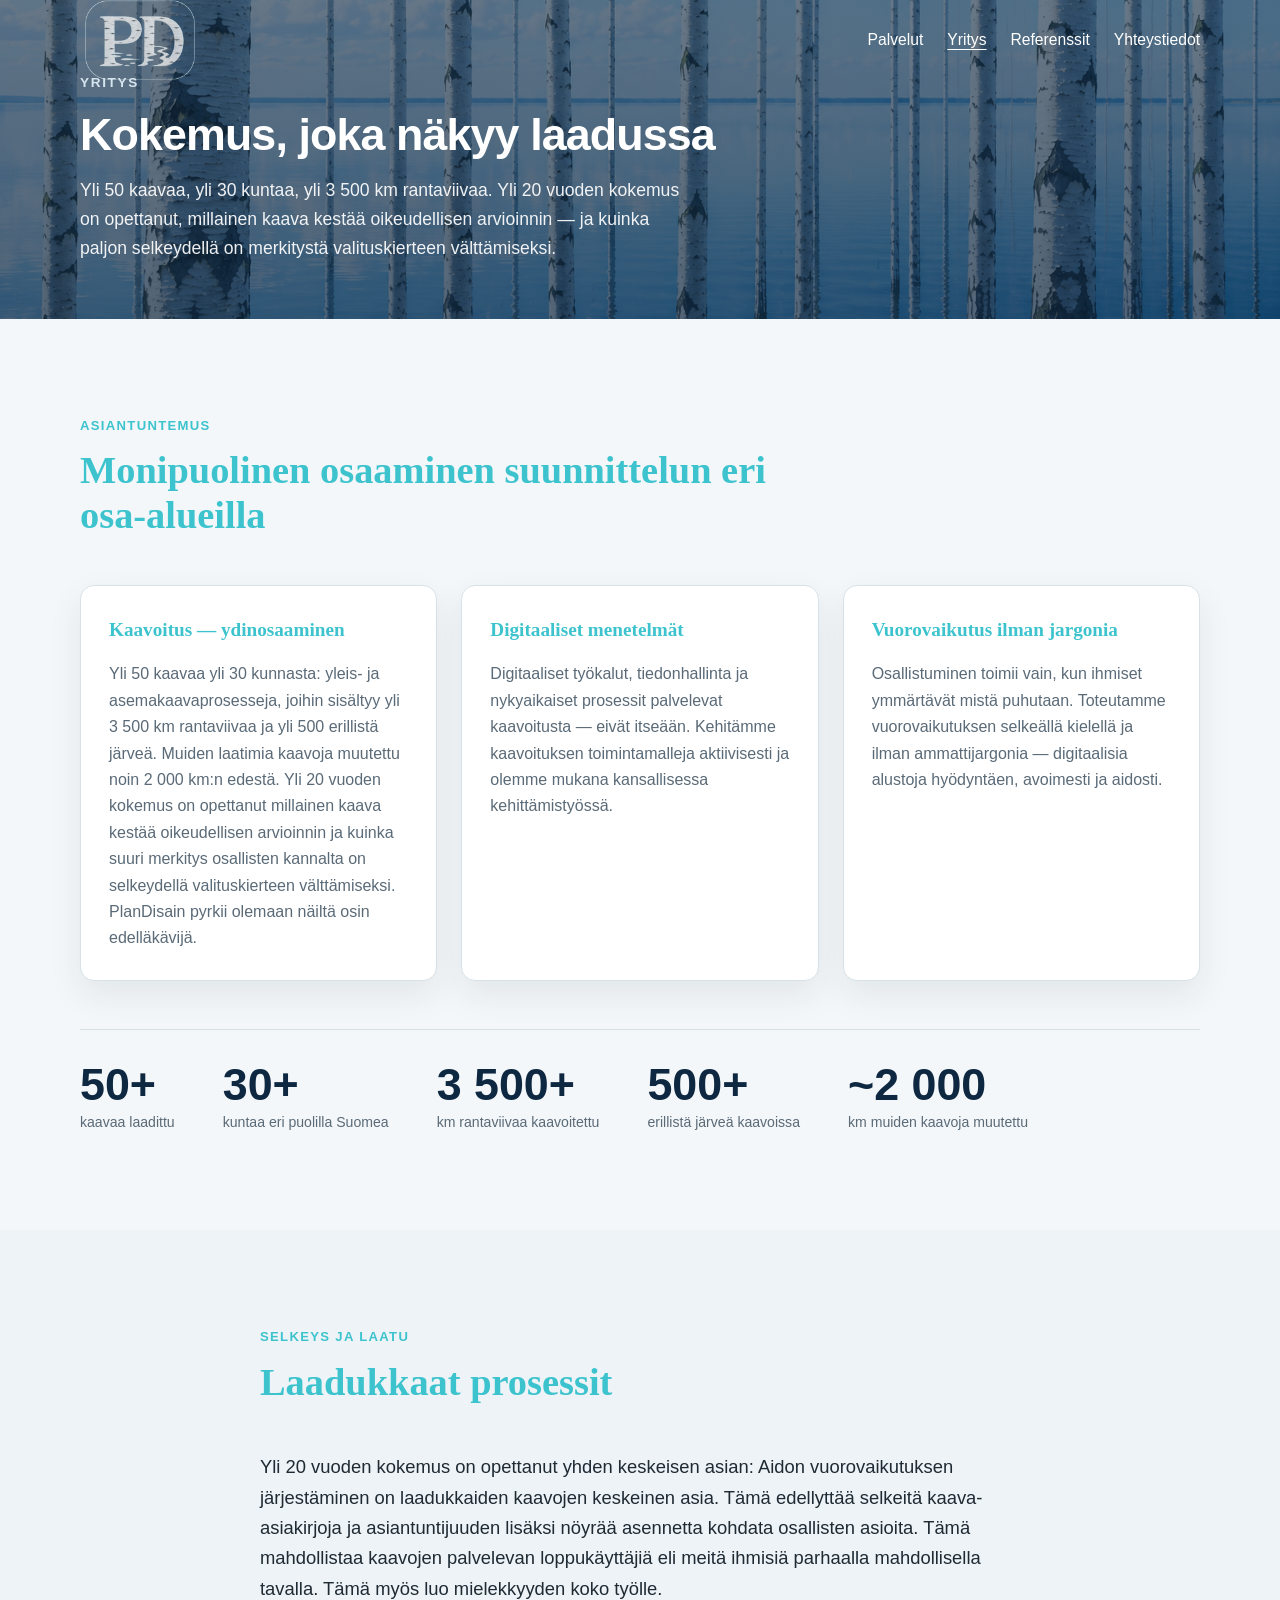
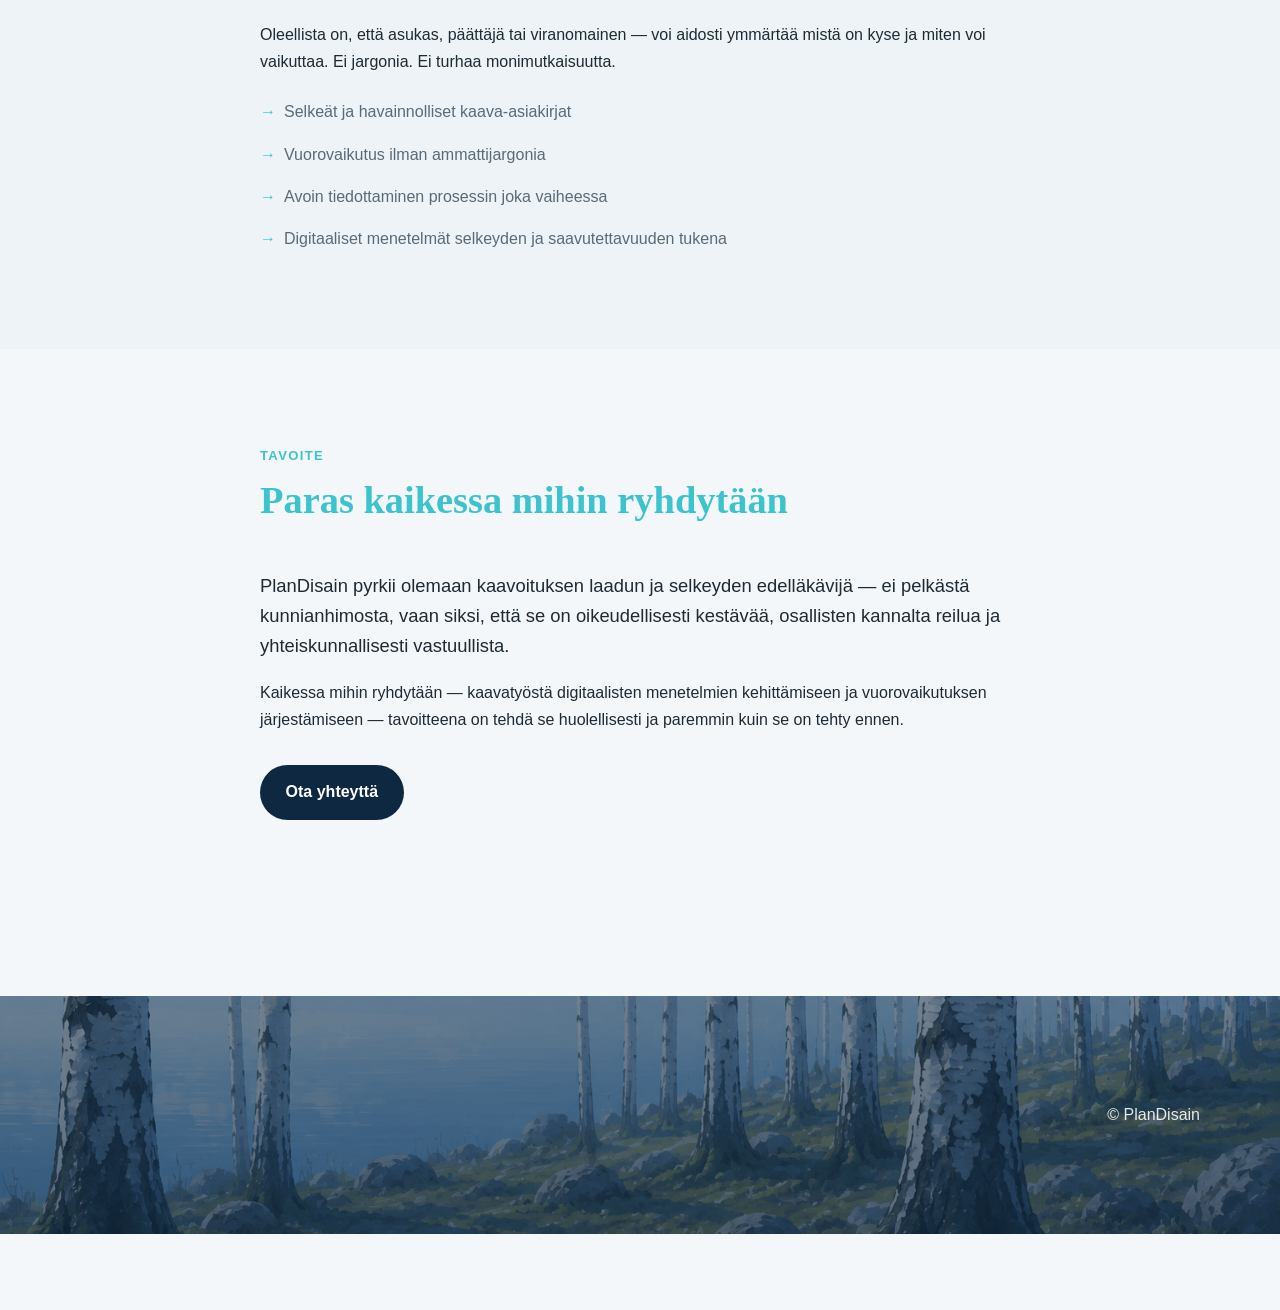
<file: yritys.html>
<!DOCTYPE html>
<html lang="fi">
<head>
  <meta charset="UTF-8" />
  <meta name="viewport" content="width=device-width, initial-scale=1.0" />
  <title>Yritys – PlanDisain</title>
  <meta name="description" content="PlanDisain on maankäytön suunnitteluun, kaavoitukseen ja digitaalisten toimintatapojen kehittämiseen erikoistunut asiantuntijatoimija." />
  <link rel="stylesheet" href="style.css" />
</head>
<body>
  <header class="site-header">
    <div class="container header-inner">
      <a href="index.html" class="logo"><img id="site-logo" src="logo-pd-transparent.png" alt="PlanDisain"></a>
      <nav class="main-nav" aria-label="Päänavigaatio">
        <a href="index.html#palvelut">Palvelut</a>
        <a href="yritys.html" aria-current="page">Yritys</a>
        <a href="referenssit.html">Referenssit</a>
        <a href="yhteystiedot.html">Yhteystiedot</a>
      </nav>
      <button class="nav-toggle" aria-label="Avaa valikko" aria-expanded="false"><span></span><span></span><span></span></button>
    </div>
  </header>

  <main>
    <section class="page-hero">
      <div class="container">
        <p class="eyebrow">Yritys</p>
        <h1>Kokemus, joka näkyy laadussa</h1>
        <p class="hero-text">
          Yli 50 kaavaa, yli 30 kuntaa, yli 3 500 km rantaviivaa. Yli 20 vuoden kokemus
          on opettanut, millainen kaava kestää oikeudellisen arvioinnin — ja kuinka
          paljon selkeydellä on merkitystä valituskierteen välttämiseksi.
        </p>
      </div>
    </section>

    <section class="section" id="asiantuntemus">
      <div class="container">
        <div class="section-heading">
          <p class="section-kicker">Asiantuntemus</p>
          <h2>Monipuolinen osaaminen suunnittelun eri osa-alueilla</h2>
        </div>

        <div class="card-grid">
          <article class="service-card service-card--primary">
            <h3>Kaavoitus — ydinosaaminen</h3>
            <p>
              Yli 50 kaavaa yli 30 kunnasta: yleis- ja asemakaavaprosesseja, joihin
              sisältyy yli 3 500 km rantaviivaa ja yli 500 erillistä järveä. Muiden
              laatimia kaavoja muutettu noin 2 000 km:n edestä. Yli 20 vuoden kokemus
              on opettanut millainen kaava kestää oikeudellisen arvioinnin ja kuinka
              suuri merkitys osallisten kannalta on selkeydellä valituskierteen
              välttämiseksi. PlanDisain pyrkii olemaan näiltä osin edelläkävijä.
            </p>
          </article>

          <article class="service-card">
            <h3>Digitaaliset menetelmät</h3>
            <p>
              Digitaaliset työkalut, tiedonhallinta ja nykyaikaiset prosessit palvelevat
              kaavoitusta — eivät itseään. Kehitämme kaavoituksen toimintamalleja
              aktiivisesti ja olemme mukana kansallisessa kehittämistyössä.
            </p>
          </article>

          <article class="service-card">
            <h3>Vuorovaikutus ilman jargonia</h3>
            <p>
              Osallistuminen toimii vain, kun ihmiset ymmärtävät mistä puhutaan.
              Toteutamme vuorovaikutuksen selkeällä kielellä ja ilman ammattijargonia —
              digitaalisia alustoja hyödyntäen, avoimesti ja aidosti.
            </p>
          </article>
        </div>

        <div class="stats-row">
          <div>
            <div class="stat-number">50+</div>
            <div class="stat-label">kaavaa laadittu</div>
          </div>
          <div>
            <div class="stat-number">30+</div>
            <div class="stat-label">kuntaa eri puolilla Suomea</div>
          </div>
          <div>
            <div class="stat-number">3 500+</div>
            <div class="stat-label">km rantaviivaa kaavoitettu</div>
          </div>
          <div>
            <div class="stat-number">500+</div>
            <div class="stat-label">erillistä järveä kaavoissa</div>
          </div>
          <div>
            <div class="stat-number">~2 000</div>
            <div class="stat-label">km muiden kaavoja muutettu</div>
          </div>
        </div>
      </div>
    </section>

    <section class="section section-alt" id="laatu">
      <div class="container narrow">
        <div class="section-heading">
          <p class="section-kicker">Selkeys ja laatu</p>
          <h2>Laadukkaat prosessit</h2>
        </div>

        <p class="lead">
          Yli 20 vuoden kokemus on opettanut yhden keskeisen asian: Aidon
          vuorovaikutuksen järjestäminen on laadukkaiden kaavojen keskeinen asia.
          Tämä edellyttää selkeitä kaava-asiakirjoja ja asiantuntijuuden lisäksi
          nöyrää asennetta kohdata osallisten asioita. Tämä mahdollistaa kaavojen
          palvelevan loppukäyttäjiä eli meitä ihmisiä parhaalla mahdollisella
          tavalla. Tämä myös luo mielekkyyden koko työlle.
        </p>

        <p>
          Oleellista on, että asukas, päättäjä tai viranomainen — voi aidosti
          ymmärtää mistä on kyse ja miten voi vaikuttaa. Ei jargonia. Ei turhaa
          monimutkaisuutta.
        </p>

        <ul class="feature-list">
          <li>Selkeät ja havainnolliset kaava-asiakirjat</li>
          <li>Vuorovaikutus ilman ammattijargonia</li>
          <li>Avoin tiedottaminen prosessin joka vaiheessa</li>
          <li>Digitaaliset menetelmät selkeyden ja saavutettavuuden tukena</li>
        </ul>
      </div>
    </section>

    <section class="section" id="toimintatapa">
      <div class="container narrow">
        <div class="section-heading">
          <p class="section-kicker">Tavoite</p>
          <h2>Paras kaikessa mihin ryhdytään</h2>
        </div>

        <p class="lead">
          PlanDisain pyrkii olemaan kaavoituksen laadun ja selkeyden edelläkävijä —
          ei pelkästä kunnianhimosta, vaan siksi, että se on oikeudellisesti
          kestävää, osallisten kannalta reilua ja yhteiskunnallisesti vastuullista.
        </p>

        <p>
          Kaikessa mihin ryhdytään — kaavatyöstä digitaalisten menetelmien
          kehittämiseen ja vuorovaikutuksen järjestämiseen — tavoitteena on tehdä
          se huolellisesti ja paremmin kuin se on tehty ennen.
        </p>

        <p style="margin-top: var(--space-5);">
          <a class="button-secondary" href="yhteystiedot.html">Ota yhteyttä</a>
        </p>
      </div>
    </section>
  </main>

  <footer class="site-footer">
    <div class="container footer-inner">
      <p>© PlanDisain</p>
    </div>
  </footer>
  <script>
    const header = document.querySelector('.site-header');
    const hero = document.querySelector('.page-hero');
    const navToggle = document.querySelector('.nav-toggle');
    const mainNav = document.querySelector('.main-nav');
    navToggle.addEventListener('click', () => {
      const isOpen = mainNav.classList.toggle('open');
      navToggle.classList.toggle('open', isOpen);
      navToggle.setAttribute('aria-expanded', isOpen);
    });
    document.addEventListener('click', (e) => {
      if (!e.target.closest('.site-header')) {
        mainNav.classList.remove('open');
        navToggle.classList.remove('open');
        navToggle.setAttribute('aria-expanded', false);
      }
    });
    window.addEventListener('scroll', () => {
      const heroBottom = hero.getBoundingClientRect().bottom;
      const overWhite = heroBottom <= header.offsetHeight;
      header.classList.toggle('scrolled', overWhite);
    });
  </script>
</body>
</html>
</file>
<file: style.css>
:root {
  --color-primary: #0e2841;
  --color-primary-dark: #091929;
  --color-accent: #3cc3cd;
  --color-bg: #f4f7f9;
  --color-surface: #ffffff;
  --color-surface-soft: #edf3f6;
  --color-text: #1f2a33;
  --color-text-soft: #5a6a77;
  --color-border: #d7e2e8;

  --container: 1120px;
  --container-narrow: 760px;

  --radius: 14px;
  --shadow-soft: 0 14px 34px rgba(16, 38, 56, 0.08);

  --space-1: 0.5rem;
  --space-2: 0.75rem;
  --space-3: 1rem;
  --space-4: 1.5rem;
  --space-5: 2rem;
  --space-6: 3rem;
  --space-7: 4rem;
  --space-8: 6rem;
}

* {
  box-sizing: border-box;
}

html {
  scroll-behavior: smooth;
}

body {
  margin: 0;
  font-family: Arial, Helvetica, sans-serif;
  color: var(--color-text);
  background: var(--color-bg);
  line-height: 1.65;
}

img {
  max-width: 100%;
  display: block;
}

a {
  color: inherit;
}

.container {
  width: min(92%, var(--container));
  margin: 0 auto;
}

.narrow {
  width: min(92%, var(--container-narrow));
}

.site-header {
  position: fixed;
  top: 0;
  left: 0;
  right: 0;
  z-index: 1000;
  background: transparent;
  transition: background 0.3s ease, box-shadow 0.3s ease;
}

.site-header.scrolled {
  background:
    linear-gradient(180deg, rgba(14, 40, 65, 0.55), rgba(14, 40, 65, 0.65)),
    url('hero-koivikko.png') center bottom / cover no-repeat;
  box-shadow: 0 6px 18px rgba(0, 0, 0, 0.2);
}

.header-inner {
  min-height: 76px;
  display: flex;
  align-items: center;
  justify-content: space-between;
  gap: var(--space-4);
}

.logo {
  text-decoration: none;
  display: flex;
  align-items: center;
  line-height: 0;
}

.logo img {
  height: 80px;
  width: auto;
  display: block;
  opacity: 0.75;
}

.main-nav {
  display: flex;
  align-items: center;
  gap: var(--space-4);
}

.main-nav a {
  text-decoration: none;
  color: #ffffff;
  font-weight: 500;
  font-size: 0.98rem;
}

.main-nav a:hover {
  opacity: 1;
  text-decoration: underline;
  text-underline-offset: 4px;
}

.nav-toggle {
  display: none;
}

.hero {
  background:
    linear-gradient(180deg, rgba(14, 40, 65, 0.55), rgba(14, 40, 65, 0.65)),
    url('hero-koivikko.png') center 95% / cover no-repeat;
  color: #fff;
  padding: calc(4rem + 76px) 0 6rem;
  position: relative;
  overflow: hidden;
  margin-top: -76px;
}

.hero-map-deco {
  position: absolute;
  inset: 0;
  pointer-events: none;
  user-select: none;
}

.hero-map-deco::before {
  content: '';
  position: absolute;
  inset: 0;
  background: url('ruots_rv.png') center 26% / cover no-repeat;
  mix-blend-mode: lighten;
  filter: brightness(9);
  opacity: 0.45;
}

.hero-map-deco img {
  width: 100%;
  height: 100%;
  object-fit: cover;
  object-position: center 26%;
  mix-blend-mode: lighten;
  opacity: 0.25;
  position: relative;
  z-index: 1;
}


.hero-content {
  display: flex;
  justify-content: center;
  text-align: center;
}

.eyebrow {
  margin: 0 0 var(--space-3);
  font-size: 0.85rem;
  font-weight: 700;
  letter-spacing: 0.12em;
  text-transform: uppercase;
  color: #d5e4ef;
}

.hero h1 {
  margin: 0 0 var(--space-3);
  font-size: clamp(3.6rem, 7.5vw, 6.6rem);
  line-height: 1.05;
  color: #ffffff;
  font-family: 'Gelasio', 'Josefin Sans', sans-serif;
  font-weight: 400;
  letter-spacing: -0.02em;
}

.hero-title-group {
  display: inline-flex;
  flex-direction: column;
  align-items: center;
  margin-top: 6rem;
}

.hero-logo {
  width: 220px;
  height: auto;
  margin-top: 1.5rem;
}

.hero-tagline {
  margin: 0;
  font-size: clamp(1.1rem, 2.5vw, 1.5rem);
  color: #ffffff;
  font-family: 'Josefin Sans', sans-serif;
  font-weight: 300;
  letter-spacing: 0.05em;
}

.hero-text {
  margin: 0 0 var(--space-5);
  font-size: 1.1rem;
  color: rgba(255, 255, 255, 0.92);
  max-width: 680px;
}

.button-primary {
  display: inline-block;
  padding: 0.95rem 1.35rem;
  background: #fff;
  color: var(--color-primary);
  text-decoration: none;
  border-radius: 999px;
  font-weight: 700;
  box-shadow: 0 10px 24px rgba(0, 0, 0, 0.12);
  transition: transform 0.18s ease, box-shadow 0.18s ease, background 0.18s ease;
}

.button-primary:hover {
  transform: translateY(-1px);
  background: #eef4f8;
  box-shadow: 0 14px 26px rgba(0, 0, 0, 0.16);
}

.section {
  padding: var(--space-8) 0;
}

.section-alt {
  background: var(--color-surface-soft);
}

.section-heading {
  margin-bottom: var(--space-6);
}

.section-kicker {
  margin: 0 0 var(--space-2);
  color: var(--color-accent);
  font-weight: 700;
  letter-spacing: 0.1em;
  text-transform: uppercase;
  font-size: 0.82rem;
}

.section h2 {
  margin: 0;
  font-size: clamp(1.9rem, 3vw, 2.8rem);
  line-height: 1.15;
  color: #3cc3cd;
  font-family: 'Gelasio', serif;
  font-weight: 600;
  max-width: 760px;
}

.lead {
  font-size: 1.15rem;
  color: var(--color-text);
}

.card-grid {
  display: grid;
  grid-template-columns: repeat(3, minmax(0, 1fr));
  gap: var(--space-4);
}

.card-grid--primary-top {
  grid-template-columns: repeat(2, minmax(0, 1fr));
}

.card-grid--primary-top .service-card--primary {
  grid-column: 1 / -1;
}

.service-card--primary {
  border-color: var(--color-accent);
  border-width: 2px;
}

.service-card,
.reference-card {
  background: var(--color-surface);
  border: 1px solid var(--color-border);
  border-radius: var(--radius);
  padding: 1.75rem;
  box-shadow: var(--shadow-soft);
}

.service-card h3,
.reference-card h3 {
  margin-top: 0;
  margin-bottom: var(--space-3);
  color: #3cc3cd;
  font-family: 'Gelasio', serif;
  font-size: 1.2rem;
}

.service-card p,
.reference-card p {
  margin: 0;
  color: var(--color-text-soft);
}

.contact-section {
  padding-top: 0;
}

.contact-box {
  background: linear-gradient(135deg, var(--color-primary), var(--color-primary-dark));
  color: #fff;
  border-radius: 18px;
  padding: 2.25rem;
  display: flex;
  align-items: flex-start;
  justify-content: space-between;
  gap: var(--space-5);
  box-shadow: var(--shadow-soft);
}

.contact-box h2 {
  color: #fff;
  margin-top: 0;
  margin-bottom: 0;
}

.contact-box .section-kicker {
  color: #c9dce9;
}

.contact-details p {
  margin: 0 0 0.6rem;
  color: rgba(255, 255, 255, 0.95);
}

.site-footer {
  margin-top: var(--space-7);
  background:
    linear-gradient(180deg, rgba(14, 40, 65, 0.55), rgba(14, 40, 65, 0.65)),
    url('footer-koivikko2.png') center bottom / cover no-repeat;
  color: rgba(255, 255, 255, 0.88);
}

.footer-inner {
  min-height: 238px;
  display: flex;
  flex-direction: column;
  align-items: flex-end;
  justify-content: center;
  gap: var(--space-5);
  padding: var(--space-6) 0;
  text-align: right;
}

.footer-contact {
  display: flex;
  flex-direction: column;
  gap: var(--space-2);
}

.footer-kicker {
  margin: 0;
  font-size: 0.82rem;
  font-weight: 700;
  letter-spacing: 0.1em;
  text-transform: uppercase;
  color: #3cc3cd;
}

.footer-heading {
  margin: 0 0 var(--space-3);
  font-family: 'Gelasio', serif;
  font-size: clamp(1.8rem, 3vw, 2.6rem);
  color: #fff;
}

.footer-contact p {
  margin: 0;
  font-size: 1.05rem;
}

.footer-copy {
  margin: 0;
  font-size: 0.85rem;
  color: rgba(255, 255, 255, 0.5);
}

@media (max-width: 900px) {
  .card-grid {
    grid-template-columns: 1fr;
  }

  .contact-box {
    flex-direction: column;
  }
}

@media (max-width: 760px) {
  .nav-toggle {
    display: flex;
    flex-direction: column;
    justify-content: center;
    gap: 5px;
    background: none;
    border: none;
    cursor: pointer;
    padding: 0.5rem;
    margin-left: auto;
    flex-shrink: 0;
  }

  .nav-toggle span {
    display: block;
    width: 24px;
    height: 2px;
    background: #fff;
    border-radius: 2px;
    transition: transform 0.2s, opacity 0.2s;
  }

  .nav-toggle.open span:nth-child(1) {
    transform: translateY(7px) rotate(45deg);
  }

  .nav-toggle.open span:nth-child(2) {
    opacity: 0;
  }

  .nav-toggle.open span:nth-child(3) {
    transform: translateY(-7px) rotate(-45deg);
  }

  .header-inner {
    flex-direction: row;
    align-items: center;
    padding: 0;
  }

  .main-nav {
    display: none;
    position: absolute;
    top: 100%;
    left: 0;
    right: 0;
    background: rgba(14, 40, 65, 0.97);
    padding: 1rem 1.5rem 1.5rem;
    flex-direction: column;
    gap: 0.75rem;
  }

  .main-nav.open {
    display: flex;
  }

  .hero {
    padding: 5.5rem 0 4.5rem;
  }

  .section {
    padding: 4.5rem 0;
  }
}

/* ---- Projekti-sivut ---- */

.status-badge {
  display: inline-block;
  margin-top: 1.25rem;
  padding: 0.35rem 1rem;
  border-radius: 999px;
  font-size: 0.82rem;
  font-weight: 700;
  letter-spacing: 0.08em;
  text-transform: uppercase;
}

.status-lainvoimainen {
  background: rgba(80, 200, 120, 0.18);
  color: #2e9e58;
  border: 1px solid rgba(80, 200, 120, 0.4);
}

.project-section {
  padding-top: var(--space-7);
}

.project-layout {
  display: grid;
  grid-template-columns: 240px 1fr;
  gap: var(--space-7);
  align-items: start;
}

.project-sidebar {
  position: sticky;
  top: 96px;
}

.project-nav {
  background: var(--color-surface);
  border: 1px solid var(--color-border);
  border-radius: var(--radius);
  padding: 1.5rem;
  box-shadow: var(--shadow-soft);
}

.project-nav-label {
  margin: 0 0 0.6rem;
  font-size: 0.75rem;
  font-weight: 700;
  text-transform: uppercase;
  letter-spacing: 0.1em;
  color: var(--color-text-soft);
}

.project-nav ul {
  list-style: none;
  padding: 0;
  margin: 0 0 0;
  display: flex;
  flex-direction: column;
  gap: 0.1rem;
}

.project-nav ul li a {
  display: block;
  padding: 0.45rem 0.6rem;
  border-radius: 6px;
  text-decoration: none;
  font-size: 0.93rem;
  color: var(--color-primary);
  font-weight: 500;
  transition: background 0.15s;
}

.project-nav ul li a:hover {
  background: var(--color-surface-soft);
}

.project-intro {
  margin-bottom: var(--space-6);
  padding-bottom: var(--space-6);
  border-bottom: 1px solid var(--color-border);
}

.project-block {
  margin-bottom: var(--space-7);
}

.project-block h2 {
  font-size: clamp(1.5rem, 2.5vw, 2rem);
  color: var(--color-primary);
  margin: 0 0 var(--space-5);
}

/* Timeline */

.timeline {
  list-style: none;
  padding: 0;
  margin: 0;
  display: flex;
  flex-direction: column;
  gap: 0;
}

.timeline-item {
  display: grid;
  grid-template-columns: 120px 1fr;
  gap: var(--space-4);
  position: relative;
  padding-bottom: var(--space-5);
}

.timeline-item::before {
  content: '';
  position: absolute;
  left: 120px;
  top: 8px;
  bottom: 0;
  width: 2px;
  background: var(--color-border);
  transform: translateX(calc(var(--space-4) / 2 - 1px));
}

.timeline-item:last-child::before {
  display: none;
}

.timeline-item--done .timeline-date {
  color: #2e9e58;
}

.timeline-item--done .timeline-body::before {
  background: #2e9e58;
  border-color: #2e9e58;
}

.timeline-date {
  font-size: 0.85rem;
  font-weight: 700;
  color: var(--color-text-soft);
  padding-top: 4px;
  text-align: right;
}

.timeline-body {
  position: relative;
  padding-left: calc(var(--space-4) + 12px);
}

.timeline-body::before {
  content: '';
  position: absolute;
  left: calc(var(--space-4) / 2 - 6px);
  top: 6px;
  width: 12px;
  height: 12px;
  border-radius: 50%;
  background: var(--color-accent);
  border: 2px solid var(--color-accent);
}

.timeline-body h3 {
  margin: 0 0 0.4rem;
  font-size: 1rem;
  color: var(--color-primary);
}

.timeline-body p {
  margin: 0 0 0.5rem;
  color: var(--color-text-soft);
  font-size: 0.95rem;
  line-height: 1.6;
}

/* Asiakirjakortit */

.doc-grid {
  display: grid;
  grid-template-columns: repeat(2, 1fr);
  gap: var(--space-3);
}

.doc-card {
  display: block;
  background: var(--color-surface);
  border: 1px solid var(--color-border);
  border-radius: var(--radius);
  padding: 1.25rem 1.5rem;
  text-decoration: none;
  color: inherit;
  box-shadow: var(--shadow-soft);
  transition: transform 0.15s, box-shadow 0.15s;
}

.doc-card:hover {
  transform: translateY(-2px);
  box-shadow: 0 18px 40px rgba(16, 38, 56, 0.12);
}

.doc-card-label {
  font-size: 0.75rem;
  font-weight: 700;
  text-transform: uppercase;
  letter-spacing: 0.08em;
  color: var(--color-accent);
  margin-bottom: 0.5rem;
}

.doc-card h3 {
  margin: 0 0 0.4rem;
  font-size: 1rem;
  color: var(--color-primary);
}

.doc-card p {
  margin: 0;
  font-size: 0.88rem;
  color: var(--color-text-soft);
}

@media (max-width: 900px) {
  .project-layout {
    grid-template-columns: 1fr;
  }

  .project-sidebar {
    position: static;
  }

  .doc-grid {
    grid-template-columns: 1fr;
  }

  .timeline-item {
    grid-template-columns: 90px 1fr;
  }
}

/* ---- Alasivut ---- */

.page-hero {
  background:
    linear-gradient(180deg, rgba(14, 40, 65, 0.60), rgba(14, 40, 65, 0.70)),
    url('hero-koivikko.png') center 95% / cover no-repeat;
  color: #fff;
  padding: calc(4.5rem + 76px) 0 3.5rem;
  margin-top: -76px;
  position: relative;
  overflow: hidden;
}

.page-hero .hero-map-deco {
  opacity: 0.14;
  width: 70%;
}

.page-hero h1 {
  margin: 0 0 var(--space-3);
  font-size: clamp(2rem, 3.5vw, 3rem);
  line-height: 1.1;
  letter-spacing: -0.02em;
}

.page-hero .hero-text {
  margin: 0;
  max-width: 600px;
}

.main-nav a[aria-current="page"] {
  opacity: 1;
  text-decoration: underline;
  text-underline-offset: 4px;
}

.button-secondary {
  display: inline-block;
  padding: 0.9rem 1.6rem;
  background: var(--color-primary);
  color: #fff;
  text-decoration: none;
  border-radius: 999px;
  font-weight: 700;
  transition: background 0.18s ease, transform 0.18s ease;
}

.button-secondary:hover {
  background: var(--color-primary-dark);
  transform: translateY(-1px);
}

.button-text {
  display: inline-flex;
  align-items: center;
  gap: 0.4rem;
  color: var(--color-primary);
  text-decoration: none;
  font-weight: 700;
  font-size: 0.95rem;
}

.button-text:hover {
  text-decoration: underline;
  text-underline-offset: 3px;
}

.feature-list {
  list-style: none;
  padding: 0;
  margin: var(--space-4) 0 0;
  display: flex;
  flex-direction: column;
  gap: var(--space-3);
}

.feature-list li {
  padding-left: 1.5rem;
  position: relative;
  color: var(--color-text-soft);
}

.feature-list li::before {
  content: '→';
  position: absolute;
  left: 0;
  color: var(--color-accent);
  font-weight: 700;
}

.stats-row {
  display: flex;
  flex-wrap: wrap;
  gap: var(--space-5) var(--space-6);
  margin-top: var(--space-6);
  padding-top: var(--space-5);
  border-top: 1px solid var(--color-border);
}

.stat-number {
  font-size: 2.8rem;
  font-weight: 800;
  color: var(--color-primary);
  line-height: 1;
}

.stat-label {
  font-size: 0.88rem;
  color: var(--color-text-soft);
  margin-top: 0.3rem;
}

.ref-grid {
  display: grid;
  grid-template-columns: repeat(3, minmax(0, 1fr));
  gap: var(--space-4);
}

.ref-category {
  background: var(--color-surface);
  border: 1px solid var(--color-border);
  border-radius: var(--radius);
  padding: 1.75rem;
  box-shadow: var(--shadow-soft);
}

.ref-category-label {
  display: inline-block;
  background: var(--color-surface-soft);
  color: var(--color-accent);
  font-size: 0.78rem;
  font-weight: 700;
  letter-spacing: 0.1em;
  text-transform: uppercase;
  padding: 0.25rem 0.7rem;
  border-radius: 999px;
  margin-bottom: var(--space-3);
}

.ref-category h3 {
  margin: 0 0 var(--space-3);
  color: var(--color-primary);
  font-size: 1.2rem;
}

.ref-category p {
  margin: 0 0 var(--space-3);
  color: var(--color-text-soft);
  font-size: 0.95rem;
}

.ref-list {
  list-style: none;
  padding: 0;
  margin: 0;
  display: flex;
  flex-direction: column;
  gap: 0.5rem;
}

.ref-list li {
  font-size: 0.9rem;
  color: var(--color-text-soft);
  padding-left: 1rem;
  position: relative;
}

.ref-list li::before {
  content: '·';
  position: absolute;
  left: 0;
  color: var(--color-accent);
  font-weight: 900;
}

.contact-grid {
  display: grid;
  grid-template-columns: 1fr 1.4fr;
  gap: var(--space-7);
  align-items: start;
}

.contact-info-block {
  display: flex;
  flex-direction: column;
  gap: var(--space-5);
}

.contact-item h3 {
  margin: 0 0 var(--space-2);
  font-size: 0.82rem;
  text-transform: uppercase;
  letter-spacing: 0.1em;
  color: var(--color-accent);
}

.contact-item p {
  margin: 0;
  font-size: 1.05rem;
}

.contact-item a {
  color: var(--color-primary);
  text-decoration: none;
  font-weight: 600;
}

.contact-item a:hover {
  text-decoration: underline;
}

.form-group {
  display: flex;
  flex-direction: column;
  gap: 0.4rem;
  margin-bottom: var(--space-3);
}

.form-group label {
  font-weight: 600;
  font-size: 0.92rem;
}

.form-group input,
.form-group textarea {
  padding: 0.8rem 1rem;
  border: 1.5px solid var(--color-border);
  border-radius: 8px;
  font-family: inherit;
  font-size: 1rem;
  color: var(--color-text);
  background: var(--color-surface);
  transition: border-color 0.15s;
}

.form-group input:focus,
.form-group textarea:focus {
  outline: none;
  border-color: var(--color-accent);
}

.form-group textarea {
  min-height: 150px;
  resize: vertical;
}

.form-note {
  font-size: 0.83rem;
  color: var(--color-text-soft);
  margin-top: var(--space-3);
}

.project-ref-grid {
  display: grid;
  grid-template-columns: repeat(3, minmax(0, 1fr));
  gap: var(--space-4);
  margin-top: var(--space-6);
}

.project-ref-card {
  display: flex;
  flex-direction: column;
  background: var(--color-surface);
  border: 1px solid var(--color-border);
  border-radius: var(--radius);
  padding: 1.5rem;
  box-shadow: var(--shadow-soft);
  text-decoration: none;
  color: inherit;
  transition: transform 0.15s, box-shadow 0.15s;
}

.project-ref-card:hover {
  transform: translateY(-3px);
  box-shadow: 0 18px 40px rgba(16, 38, 56, 0.12);
}

.project-ref-card .ref-category-label {
  margin-bottom: var(--space-2);
}

.project-ref-card h3 {
  margin: 0 0 var(--space-2);
  font-family: 'Gelasio', serif;
  font-size: 1.05rem;
  color: #3cc3cd;
  line-height: 1.3;
}

.project-ref-card .project-kunta {
  font-size: 0.85rem;
  color: var(--color-text-soft);
  margin: 0 0 var(--space-2);
}

.project-ref-card .project-desc {
  font-size: 0.9rem;
  color: var(--color-text-soft);
  margin: 0 0 var(--space-3);
  flex: 1;
}

.project-ref-link {
  font-size: 0.85rem;
  font-weight: 700;
  color: var(--color-accent);
}

@media (max-width: 900px) {
  .project-ref-grid {
    grid-template-columns: 1fr;
  }
}

@media (max-width: 900px) {
  .ref-grid {
    grid-template-columns: 1fr;
  }

  .contact-grid {
    grid-template-columns: 1fr;
  }

  .stats-row {
    flex-wrap: wrap;
    gap: var(--space-4);
  }
}
</file>
